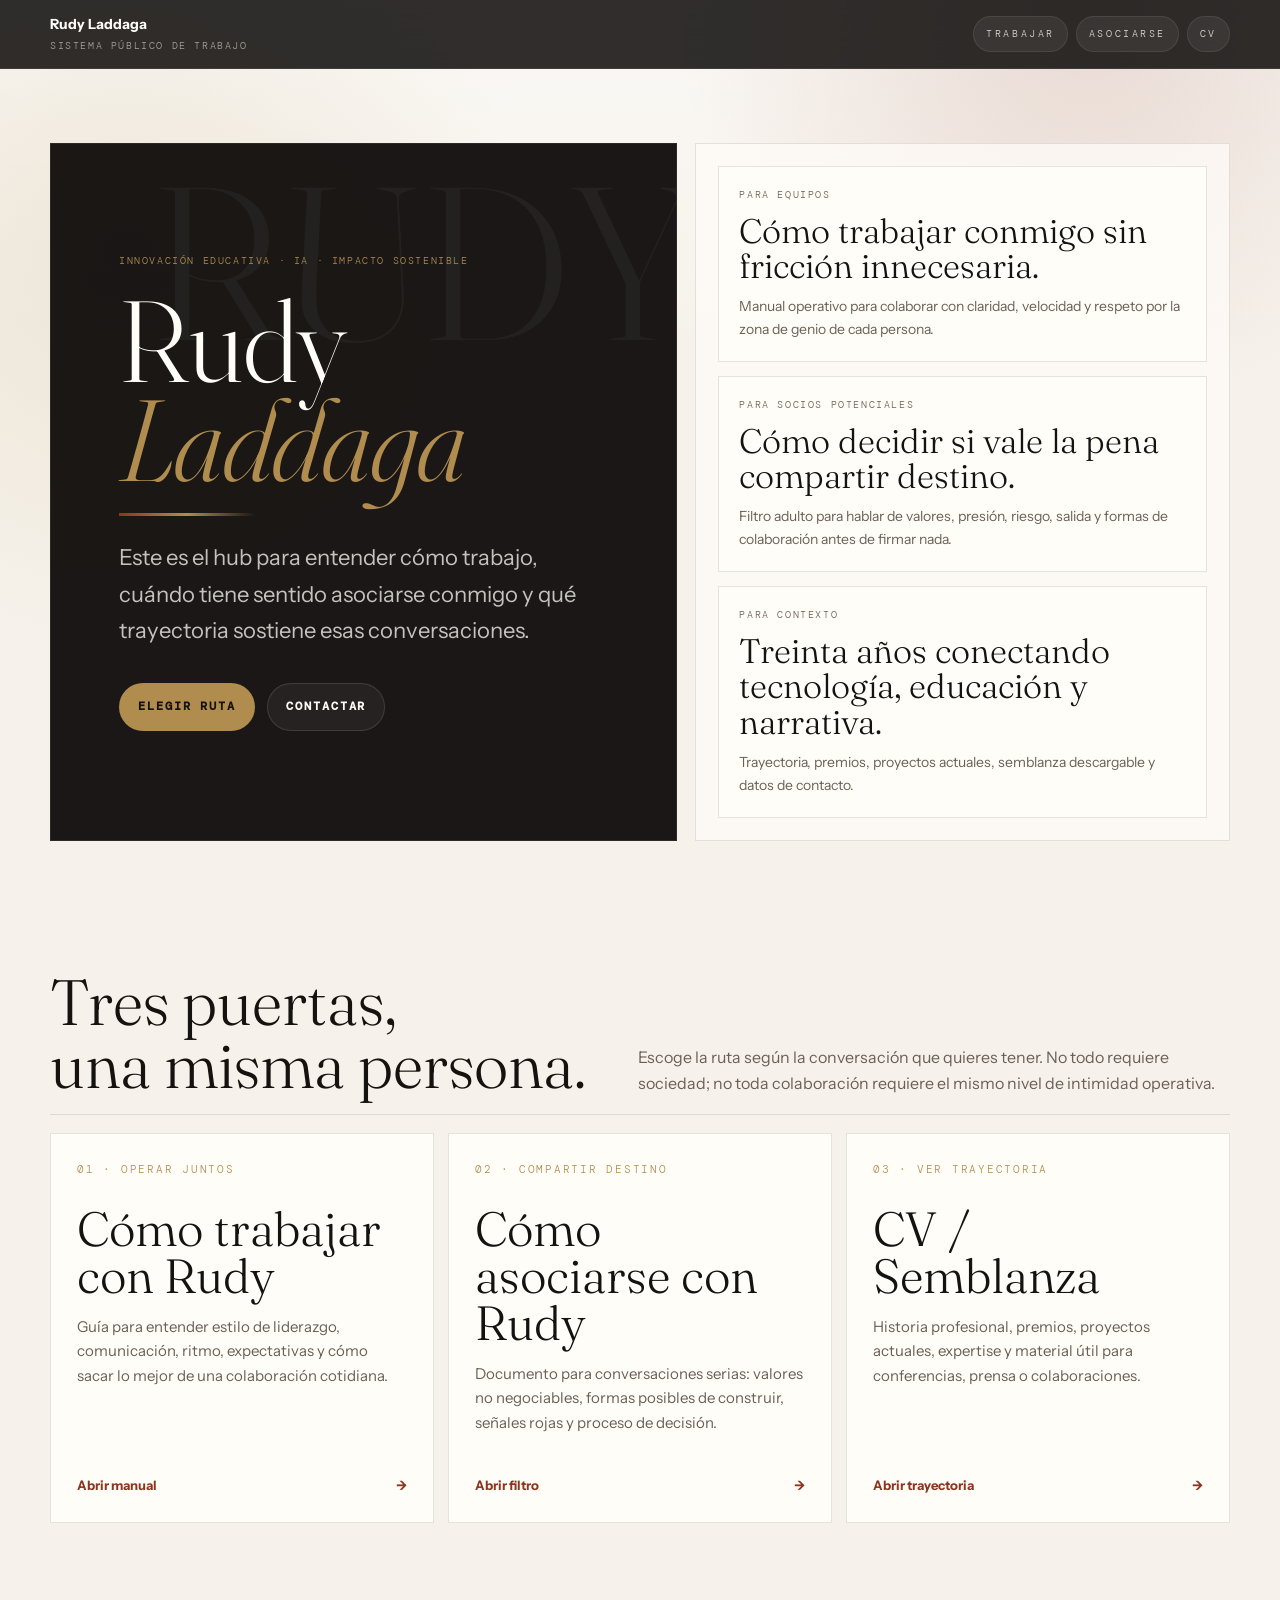
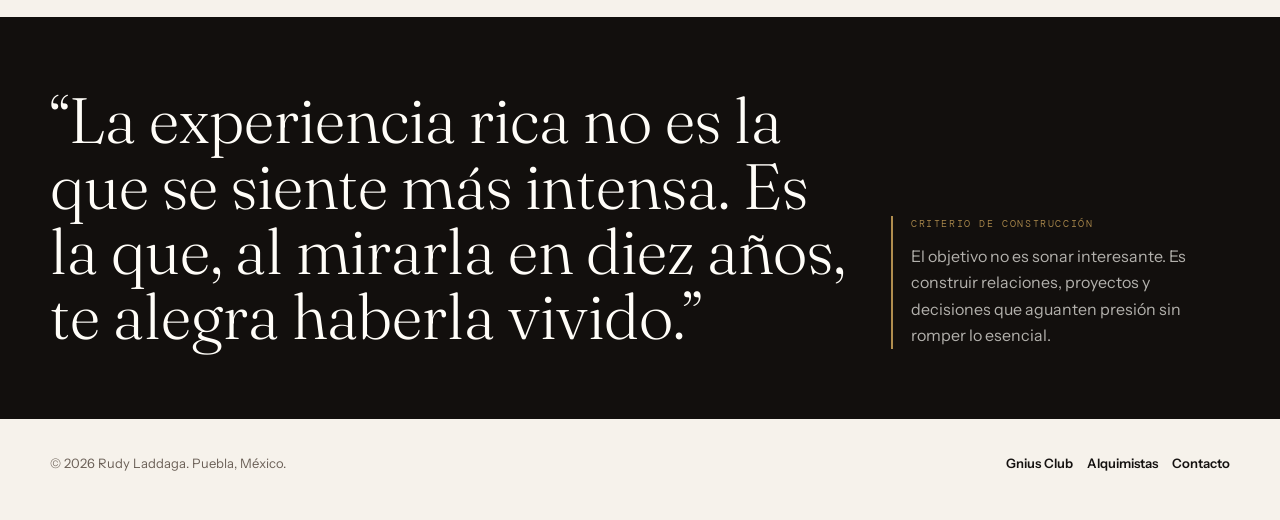
<file: index.html>
<!DOCTYPE html>
<html lang="es">
<head>
<meta charset="UTF-8">
<meta name="viewport" content="width=device-width, initial-scale=1.0">
<title>Rudy Laddaga | Hub</title>
<meta name="description" content="Hub público de Rudy Laddaga: cómo trabajar con él, cómo asociarse con él y su trayectoria profesional.">
<link href="https://fonts.googleapis.com/css2?family=Fraunces:ital,opsz,wght@0,9..144,300;0,9..144,500;1,9..144,300&family=Instrument+Sans:wght@300;400;500;600;700&family=DM+Mono:wght@300;400&display=swap" rel="stylesheet">
<style>
:root {
  --ink: #151210;
  --paper: #f6f2eb;
  --paper-2: #ede4d5;
  --gold: #b08d4e;
  --red: #8c3520;
  --green: #3d6647;
  --muted: #6b6057;
  --line: rgba(21, 18, 16, 0.11);
  --white: #fffdf8;
}

* { box-sizing: border-box; margin: 0; padding: 0; }

html { scroll-behavior: smooth; }

body {
  background:
    radial-gradient(circle at 10% 12%, rgba(176, 141, 78, 0.14), transparent 25rem),
    radial-gradient(circle at 85% 0%, rgba(140, 53, 32, 0.16), transparent 26rem),
    linear-gradient(180deg, rgba(255,255,255,0.52), rgba(255,255,255,0) 22rem),
    var(--paper);
  color: var(--ink);
  font-family: "Instrument Sans", system-ui, -apple-system, BlinkMacSystemFont, "Segoe UI", sans-serif;
  font-weight: 300;
  line-height: 1.65;
}

a { color: inherit; }

.mono {
  font-family: "DM Mono", monospace;
  text-transform: uppercase;
  letter-spacing: 0.16em;
}

.topbar {
  position: sticky;
  top: 0;
  z-index: 20;
  background: rgba(15, 12, 11, 0.86);
  backdrop-filter: blur(18px);
  border-bottom: 1px solid rgba(255,255,255,0.08);
}

.topbar-inner {
  width: min(1180px, calc(100vw - 32px));
  min-height: 68px;
  margin: 0 auto;
  display: flex;
  align-items: center;
  justify-content: space-between;
  gap: 24px;
}

.brand {
  text-decoration: none;
  display: flex;
  flex-direction: column;
  gap: 2px;
}

.brand strong {
  color: var(--white);
  font-size: 14px;
  font-weight: 700;
}

.brand span {
  color: rgba(255,253,248,0.56);
  font-size: 10px;
}

.nav {
  display: flex;
  gap: 8px;
  overflow-x: auto;
  scrollbar-width: none;
}

.nav::-webkit-scrollbar { display: none; }

.nav a {
  text-decoration: none;
  color: rgba(255,253,248,0.82);
  border: 1px solid rgba(255,255,255,0.08);
  border-radius: 999px;
  padding: 9px 12px;
  font-size: 10px;
  white-space: nowrap;
  background: rgba(255,255,255,0.06);
  transition: 0.22s ease;
}

.nav a:hover {
  color: var(--white);
  border-color: rgba(176,141,78,0.42);
  transform: translateY(-1px);
}

.hero {
  min-height: calc(100vh - 68px);
  display: grid;
  place-items: center;
  padding: 48px 16px 34px;
}

.hero-grid {
  width: min(1180px, 100%);
  display: grid;
  grid-template-columns: minmax(0, 1.08fr) minmax(340px, 0.92fr);
  gap: 18px;
  align-items: stretch;
}

.hero-copy {
  position: relative;
  overflow: hidden;
  background: rgba(13, 10, 9, 0.94);
  color: var(--white);
  border: 1px solid rgba(255,255,255,0.08);
  padding: clamp(34px, 6vw, 68px);
  min-height: 620px;
  display: flex;
  flex-direction: column;
  justify-content: center;
}

.hero-copy::before {
  content: "RUDY";
  position: absolute;
  right: -18px;
  top: 28px;
  font-family: "Fraunces", Georgia, serif;
  font-size: clamp(96px, 17vw, 230px);
  line-height: 0.82;
  letter-spacing: 0;
  color: rgba(255,255,255,0.045);
  pointer-events: none;
}

.eyebrow {
  position: relative;
  color: var(--gold);
  font-size: 10px;
  margin-bottom: 22px;
}

h1 {
  position: relative;
  font-family: "Fraunces", Georgia, serif;
  font-weight: 300;
  font-size: clamp(62px, 9vw, 126px);
  line-height: 0.86;
  letter-spacing: 0;
  max-width: 7ch;
  margin-bottom: 24px;
}

h1 em {
  color: var(--gold);
  font-style: italic;
}

.hero-rule {
  width: 136px;
  height: 3px;
  background: linear-gradient(90deg, var(--red), var(--gold), transparent);
  margin-bottom: 24px;
}

.hero-copy p {
  position: relative;
  max-width: 43rem;
  color: rgba(255,253,248,0.74);
  font-size: clamp(18px, 2vw, 22px);
}

.hero-actions {
  position: relative;
  margin-top: 34px;
  display: flex;
  gap: 12px;
  flex-wrap: wrap;
}

.btn {
  min-height: 48px;
  padding: 0 18px;
  display: inline-flex;
  align-items: center;
  justify-content: center;
  border-radius: 999px;
  text-decoration: none;
  border: 1px solid rgba(255,255,255,0.12);
  font-size: 12px;
  font-weight: 700;
  transition: 0.22s ease;
}

.btn.primary {
  background: var(--gold);
  color: #171210;
  border-color: transparent;
}

.btn.secondary {
  color: var(--white);
  background: rgba(255,255,255,0.05);
}

.btn:hover { transform: translateY(-1px); }

.hero-panel {
  border: 1px solid var(--line);
  background: rgba(255,253,248,0.72);
  padding: 22px;
  display: grid;
  gap: 14px;
  align-content: stretch;
}

.signal {
  background: var(--white);
  border: 1px solid var(--line);
  padding: 20px;
  min-height: 130px;
}

.signal .k {
  color: var(--muted);
  font-size: 10px;
  margin-bottom: 10px;
}

.signal strong {
  display: block;
  font-family: "Fraunces", Georgia, serif;
  font-size: clamp(24px, 3vw, 34px);
  font-weight: 300;
  line-height: 1.05;
  letter-spacing: 0;
}

.signal p {
  margin-top: 10px;
  color: var(--muted);
  font-size: 14px;
}

.section {
  width: min(1180px, calc(100vw - 32px));
  margin: 0 auto;
  padding: 70px 0;
}

.section-head {
  display: flex;
  align-items: end;
  justify-content: space-between;
  gap: 28px;
  border-bottom: 1px solid var(--line);
  padding-bottom: 18px;
  margin-bottom: 18px;
}

.section-head h2 {
  font-family: "Fraunces", Georgia, serif;
  font-size: clamp(34px, 5vw, 64px);
  font-weight: 300;
  line-height: 0.98;
  letter-spacing: 0;
}

.section-head p {
  max-width: 37rem;
  color: var(--muted);
}

.cards {
  display: grid;
  grid-template-columns: repeat(3, minmax(0, 1fr));
  gap: 14px;
}

.card {
  min-height: 390px;
  display: flex;
  flex-direction: column;
  justify-content: space-between;
  gap: 26px;
  background: var(--white);
  border: 1px solid var(--line);
  text-decoration: none;
  padding: 26px;
  transition: 0.22s ease;
}

.card:hover {
  transform: translateY(-3px);
  border-color: rgba(176,141,78,0.6);
  box-shadow: 0 24px 70px rgba(21,18,16,0.1);
}

.card-n {
  color: var(--gold);
  font-size: 11px;
}

.card h3 {
  font-family: "Fraunces", Georgia, serif;
  font-size: clamp(32px, 4vw, 48px);
  line-height: 0.98;
  font-weight: 300;
  letter-spacing: 0;
  margin: 26px 0 16px;
}

.card p {
  color: var(--muted);
  font-size: 15px;
}

.card-foot {
  display: flex;
  align-items: center;
  justify-content: space-between;
  gap: 16px;
  color: var(--red);
  font-weight: 700;
  font-size: 13px;
}

.quote-band {
  background: #120f0d;
  color: var(--white);
  margin-top: 24px;
}

.quote-inner {
  width: min(1180px, calc(100vw - 32px));
  margin: 0 auto;
  padding: 70px 0;
  display: grid;
  grid-template-columns: minmax(0, 1fr) minmax(260px, 0.42fr);
  gap: 34px;
  align-items: end;
}

.quote {
  font-family: "Fraunces", Georgia, serif;
  font-size: clamp(30px, 5vw, 72px);
  font-weight: 300;
  line-height: 1.02;
  letter-spacing: 0;
}

.quote-meta {
  color: rgba(255,253,248,0.68);
  border-left: 2px solid var(--gold);
  padding-left: 18px;
}

.foot {
  width: min(1180px, calc(100vw - 32px));
  margin: 0 auto;
  padding: 34px 0 46px;
  display: flex;
  justify-content: space-between;
  gap: 20px;
  color: var(--muted);
  font-size: 13px;
}

.foot-links {
  display: flex;
  gap: 14px;
  flex-wrap: wrap;
}

.foot-links a {
  color: var(--ink);
  text-decoration: none;
  font-weight: 600;
}

@media (max-width: 860px) {
  .topbar-inner {
    align-items: flex-start;
    flex-direction: column;
    padding: 14px 0;
    min-height: 0;
  }

  .hero {
    min-height: 0;
    padding-top: 22px;
  }

  .hero-grid,
  .quote-inner {
    grid-template-columns: 1fr;
  }

  .hero-copy {
    min-height: 0;
    padding: 38px 24px;
  }

  .hero-panel {
    padding: 12px;
  }

  .section {
    padding: 46px 0;
  }

  .section-head {
    display: block;
  }

  .section-head p {
    margin-top: 12px;
  }

  .cards {
    grid-template-columns: 1fr;
  }

  .card {
    min-height: 300px;
  }

  .foot {
    display: block;
  }

  .foot-links {
    margin-top: 12px;
  }
}
</style>
</head>
<body>
<header class="topbar">
  <div class="topbar-inner">
    <a class="brand" href="./" aria-label="Inicio">
      <strong>Rudy Laddaga</strong>
      <span class="mono">Sistema público de trabajo</span>
    </a>
    <nav class="nav mono" aria-label="Navegación principal">
      <a href="trabajar/">Trabajar</a>
      <a href="asociarse/">Asociarse</a>
      <a href="cv/">CV</a>
    </nav>
  </div>
</header>

<main>
  <section class="hero">
    <div class="hero-grid">
      <div class="hero-copy">
        <div class="eyebrow mono">Innovación educativa · IA · impacto sostenible</div>
        <h1>Rudy<br><em>Laddaga</em></h1>
        <div class="hero-rule"></div>
        <p>Este es el hub para entender cómo trabajo, cuándo tiene sentido asociarse conmigo y qué trayectoria sostiene esas conversaciones.</p>
        <div class="hero-actions">
          <a class="btn primary mono" href="#rutas">Elegir ruta</a>
          <a class="btn secondary mono" href="mailto:rudy@gnius.club">Contactar</a>
        </div>
      </div>
      <aside class="hero-panel" aria-label="Resumen">
        <div class="signal">
          <div class="k mono">Para equipos</div>
          <strong>Cómo trabajar conmigo sin fricción innecesaria.</strong>
          <p>Manual operativo para colaborar con claridad, velocidad y respeto por la zona de genio de cada persona.</p>
        </div>
        <div class="signal">
          <div class="k mono">Para socios potenciales</div>
          <strong>Cómo decidir si vale la pena compartir destino.</strong>
          <p>Filtro adulto para hablar de valores, presión, riesgo, salida y formas de colaboración antes de firmar nada.</p>
        </div>
        <div class="signal">
          <div class="k mono">Para contexto</div>
          <strong>Treinta años conectando tecnología, educación y narrativa.</strong>
          <p>Trayectoria, premios, proyectos actuales, semblanza descargable y datos de contacto.</p>
        </div>
      </aside>
    </div>
  </section>

  <section class="section" id="rutas">
    <div class="section-head">
      <h2>Tres puertas,<br>una misma persona.</h2>
      <p>Escoge la ruta según la conversación que quieres tener. No todo requiere sociedad; no toda colaboración requiere el mismo nivel de intimidad operativa.</p>
    </div>
    <div class="cards">
      <a class="card" href="trabajar/">
        <div>
          <div class="card-n mono">01 · Operar juntos</div>
          <h3>Cómo trabajar con Rudy</h3>
          <p>Guía para entender estilo de liderazgo, comunicación, ritmo, expectativas y cómo sacar lo mejor de una colaboración cotidiana.</p>
        </div>
        <div class="card-foot"><span>Abrir manual</span><span>→</span></div>
      </a>
      <a class="card" href="asociarse/">
        <div>
          <div class="card-n mono">02 · Compartir destino</div>
          <h3>Cómo asociarse con Rudy</h3>
          <p>Documento para conversaciones serias: valores no negociables, formas posibles de construir, señales rojas y proceso de decisión.</p>
        </div>
        <div class="card-foot"><span>Abrir filtro</span><span>→</span></div>
      </a>
      <a class="card" href="cv/">
        <div>
          <div class="card-n mono">03 · Ver trayectoria</div>
          <h3>CV / Semblanza</h3>
          <p>Historia profesional, premios, proyectos actuales, expertise y material útil para conferencias, prensa o colaboraciones.</p>
        </div>
        <div class="card-foot"><span>Abrir trayectoria</span><span>→</span></div>
      </a>
    </div>
  </section>

  <section class="quote-band">
    <div class="quote-inner">
      <div class="quote">“La experiencia rica no es la que se siente más intensa. Es la que, al mirarla en diez años, te alegra haberla vivido.”</div>
      <div class="quote-meta">
        <div class="mono" style="color:var(--gold);font-size:10px;margin-bottom:10px;">Criterio de construcción</div>
        <p>El objetivo no es sonar interesante. Es construir relaciones, proyectos y decisiones que aguanten presión sin romper lo esencial.</p>
      </div>
    </div>
  </section>
</main>

<footer class="foot">
  <div>© 2026 Rudy Laddaga. Puebla, México.</div>
  <div class="foot-links">
    <a href="https://gnius.club" target="_blank" rel="noreferrer">Gnius Club</a>
    <a href="https://alquimistas.gnius.club" target="_blank" rel="noreferrer">Alquimistas</a>
    <a href="mailto:rudy@gnius.club">Contacto</a>
  </div>
</footer>
</body>
</html>
</file>
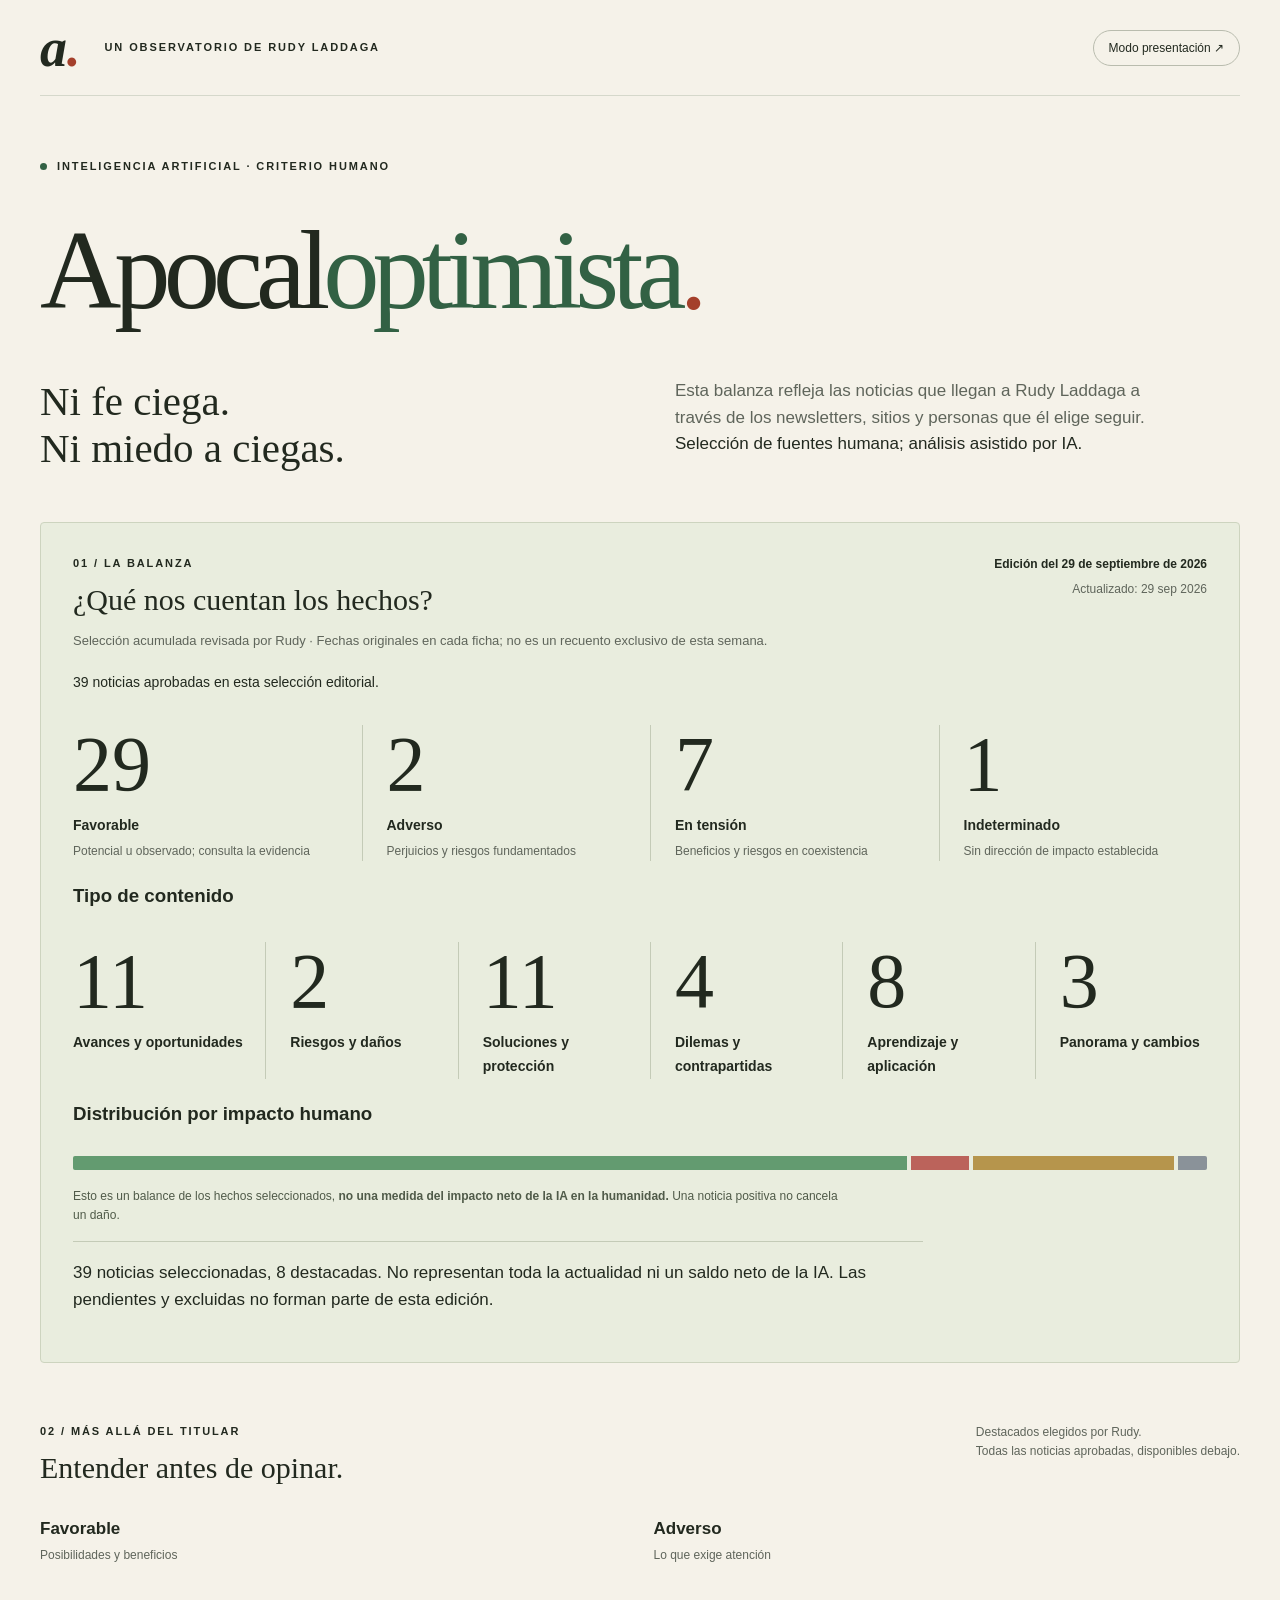
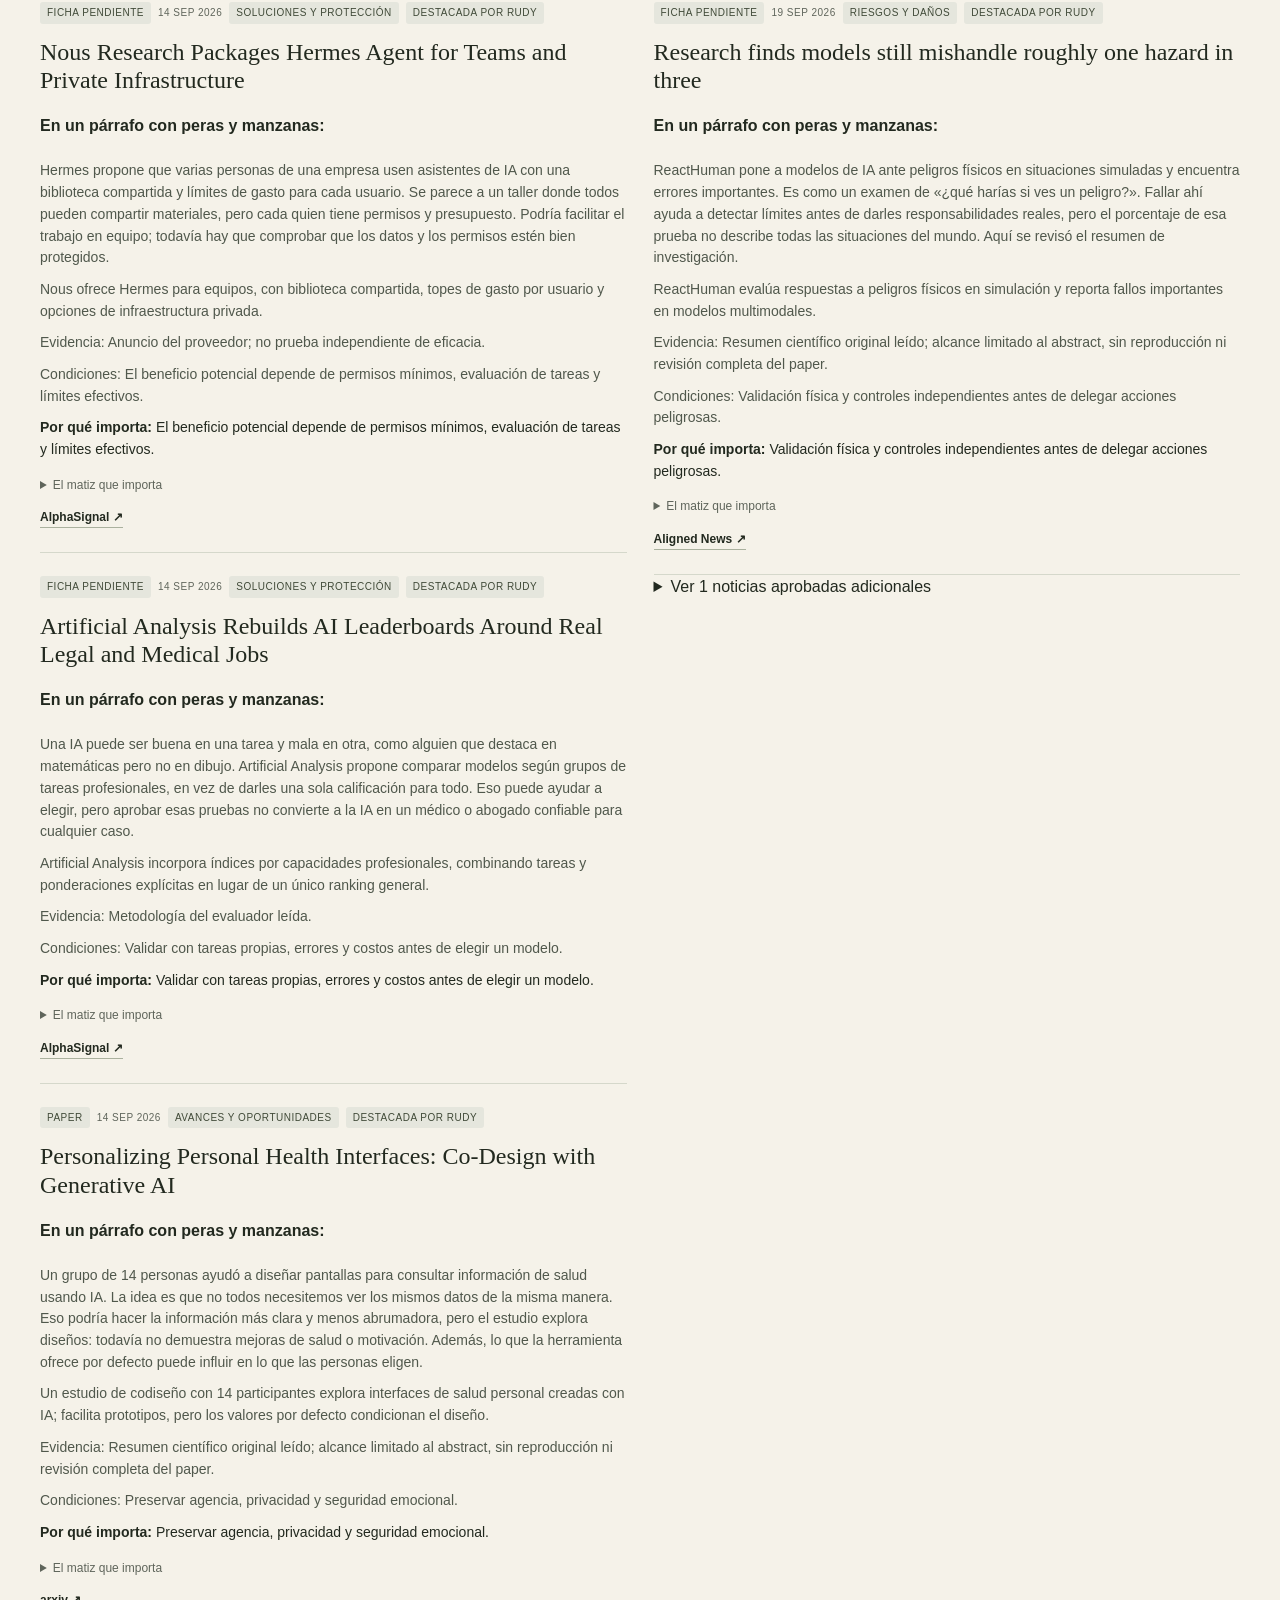
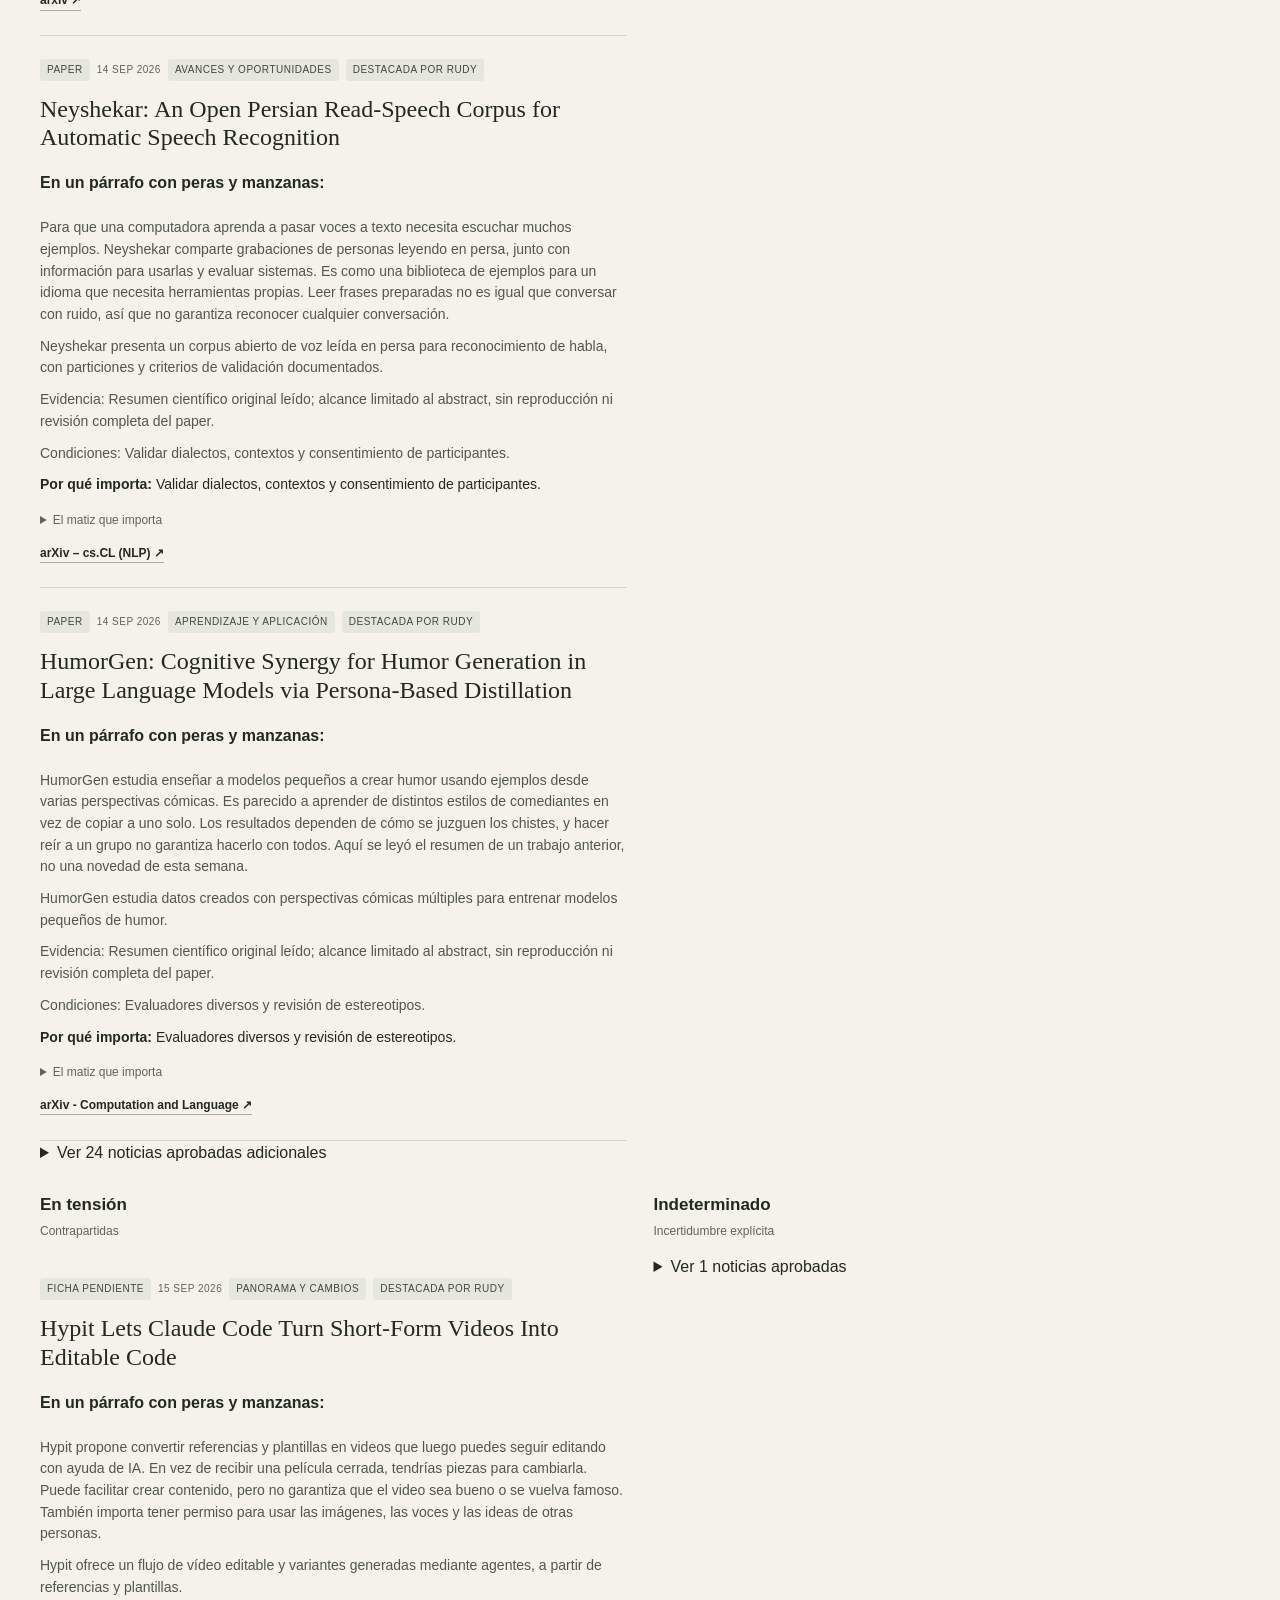
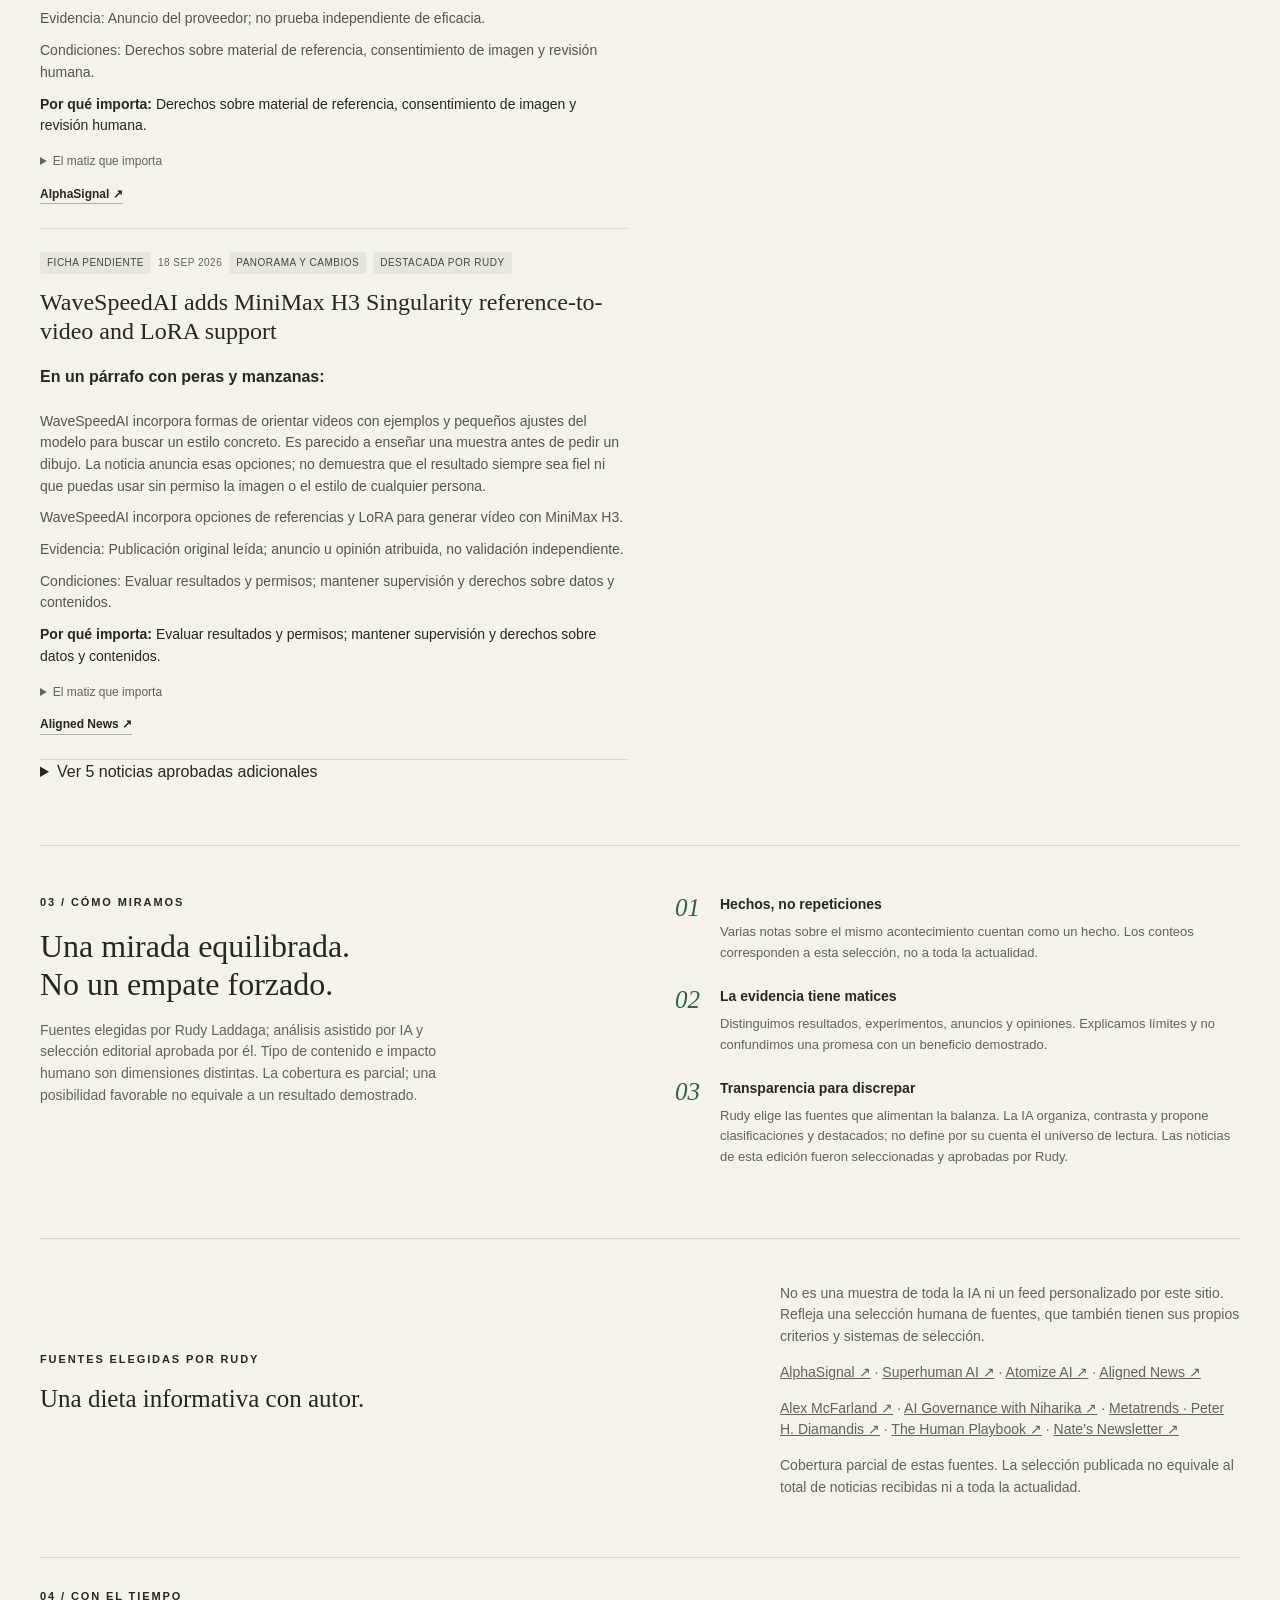
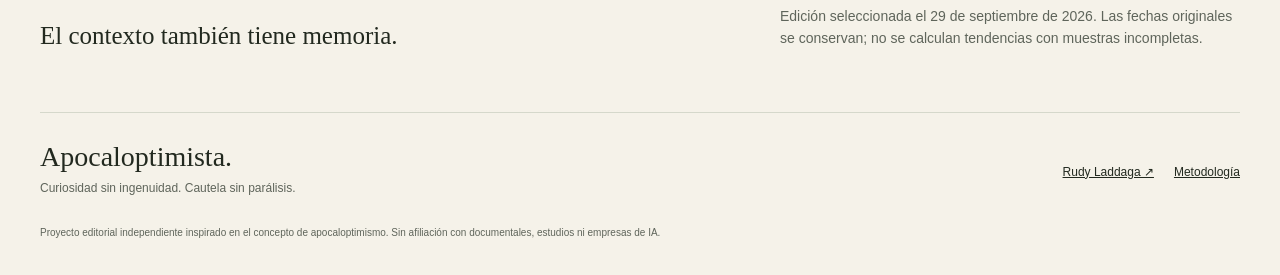
<file: apocaloptimista/index.html>
<!doctype html>
<html lang="es">
<head>
<meta charset="utf-8"><meta name="viewport" content="width=device-width,initial-scale=1">
<title>Apocaloptimista — La IA, en perspectiva</title>
<meta name="description" content="Avances, riesgos y contexto de la inteligencia artificial. Una selección con fuentes para formar tu propio criterio, sin alarmismo ni promesas vacías.">
<meta name="theme-color" content="#f5f2e9"><meta property="og:title" content="Apocaloptimista — La IA, en perspectiva"><meta property="og:description" content="Ni fe ciega. Ni miedo a ciegas. Avances, riesgos y contexto para formar tu propio criterio."><meta property="og:type" content="website"><meta property="og:url" content="https://www.laddaga.net/apocaloptimista/">
<link rel="canonical" href="https://www.laddaga.net/apocaloptimista/"><link rel="stylesheet" href="styles.css?v=20260929"><script src="app.js?v=20260929" defer></script>
</head>
<body>
<a class="skip" href="#balance">Saltar al balance</a>
<header class="masthead"><a class="brand" href="./">a<span class="brand-dot">.</span></a><span class="mast-label">UN OBSERVATORIO DE RUDY LADDAGA</span><button id="presentation" type="button" aria-pressed="false">Modo presentación <span aria-hidden="true">↗</span></button></header>
<main>
<section class="hero"><div class="eyebrow"><span class="live-dot"></span> INTELIGENCIA ARTIFICIAL · CRITERIO HUMANO</div><h1>Apocal<span>optimista</span><i>.</i></h1><div class="hero-bottom"><h2>Ni fe ciega.<br>Ni miedo a ciegas.</h2><p>Esta balanza refleja las noticias que llegan a Rudy Laddaga a través de los newsletters, sitios y personas que él elige seguir. <strong>Selección de fuentes humana; análisis asistido por IA.</strong></p></div></section>
<section id="balance" class="balance" aria-labelledby="balance-title"><div class="section-heading"><div><div class="eyebrow">01 / LA BALANZA</div><h2 id="balance-title">¿Qué nos cuentan los hechos?</h2></div><div class="edition"><span id="edition-label">Cargando edición…</span><time id="updated"></time></div></div><p id="period" class="period"></p><div id="status" role="status">Estamos preparando los datos de esta edición.</div><div class="counts" id="counts"></div><h3>Tipo de contenido</h3><div id="category-counts" class="counts"></div><h3>Distribución por impacto humano</h3><div class="distribution" id="distribution" role="img" aria-label="Distribución de noticias"></div><p class="balance-note">Esto es un balance de los hechos seleccionados, <strong>no una medida del impacto neto de la IA en la humanidad.</strong> Una noticia positiva no cancela un daño.</p><p id="editorial" class="editorial" hidden></p></section>
<section class="stories" aria-labelledby="stories-title"><div class="section-heading"><div><div class="eyebrow">02 / MÁS ALLÁ DEL TITULAR</div><h2 id="stories-title">Entender antes de opinar.</h2></div><p>Destacados elegidos por Rudy.<br>Todas las noticias aprobadas, disponibles debajo.</p></div><div class="story-columns" id="stories"></div></section>
<section class="methodology" id="metodo"><div><div class="eyebrow">03 / CÓMO MIRAMOS</div><h2>Una mirada equilibrada.<br>No un empate forzado.</h2><p id="methodology-intro">Seleccionamos hechos, contrastamos las fuentes y explicamos por qué importa cada uno. La incertidumbre no se esconde.</p></div><div class="principles"><article><span>01</span><div><h3>Hechos, no repeticiones</h3><p>Varias notas sobre el mismo acontecimiento cuentan como un hecho. Los conteos corresponden a esta selección, no a toda la actualidad.</p></div></article><article><span>02</span><div><h3>La evidencia tiene matices</h3><p>Distinguimos resultados, experimentos, anuncios y opiniones. Explicamos límites y no confundimos una promesa con un beneficio demostrado.</p></div></article><article><span>03</span><div><h3>Transparencia para discrepar</h3><p>Rudy elige las fuentes que alimentan la balanza. La IA organiza, contrasta y propone clasificaciones y destacados; no define por su cuenta el universo de lectura. Las noticias de esta edición fueron seleccionadas y aprobadas por Rudy.</p></div></article></div></section>
<section class="archive" id="fuentes"><div><div class="eyebrow">FUENTES ELEGIDAS POR RUDY</div><h2>Una dieta informativa con autor.</h2></div><div><p>No es una muestra de toda la IA ni un feed personalizado por este sitio. Refleja una selección humana de fuentes, que también tienen sus propios criterios y sistemas de selección.</p><p><a href="https://alphasignal.ai/" target="_blank" rel="noopener noreferrer">AlphaSignal ↗</a> · <a href="https://www.superhuman.ai/" target="_blank" rel="noopener noreferrer">Superhuman AI ↗</a> · <a href="https://atomize-ai.vercel.app/" target="_blank" rel="noopener noreferrer">Atomize AI ↗</a> · <a href="https://alignednews.com/ai" target="_blank" rel="noopener noreferrer">Aligned News ↗</a></p><p><a href="https://alexmcfarland.substack.com/" target="_blank" rel="noopener noreferrer">Alex McFarland ↗</a> · <a href="https://aigovnow.substack.com/" target="_blank" rel="noopener noreferrer">AI Governance with Niharika ↗</a> · <a href="https://metatrends.substack.com/" target="_blank" rel="noopener noreferrer">Metatrends · Peter H. Diamandis ↗</a> · <a href="https://thehumanplaybook.substack.com/" target="_blank" rel="noopener noreferrer">The Human Playbook ↗</a> · <a href="https://natesnewsletter.substack.com/" target="_blank" rel="noopener noreferrer">Nate’s Newsletter ↗</a></p><p>Cobertura parcial de estas fuentes. La selección publicada no equivale al total de noticias recibidas ni a toda la actualidad.</p></div></section><section class="archive"><div><div class="eyebrow">04 / CON EL TIEMPO</div><h2>El contexto también tiene memoria.</h2></div><p id="archive-note">Edición seleccionada el 29 de septiembre de 2026. Las fechas originales se conservan; no se calculan tendencias con muestras incompletas.</p></section>
</main><footer><div><strong>Apocaloptimista.</strong><p>Curiosidad sin ingenuidad. Cautela sin parálisis.</p></div><div class="footer-links"><a href="/">Rudy Laddaga ↗</a><a href="#metodo">Metodología</a></div><small>Proyecto editorial independiente inspirado en el concepto de apocaloptimismo. Sin afiliación con documentales, estudios ni empresas de IA.</small><span class="tv-url">laddaga.net/apocaloptimista</span></footer>
<noscript><p class="noscript">Activa JavaScript para consultar los conteos y noticias de esta edición. También puedes <a href="data.json">leer los datos publicados</a>.</p></noscript>
</body></html>
</file>
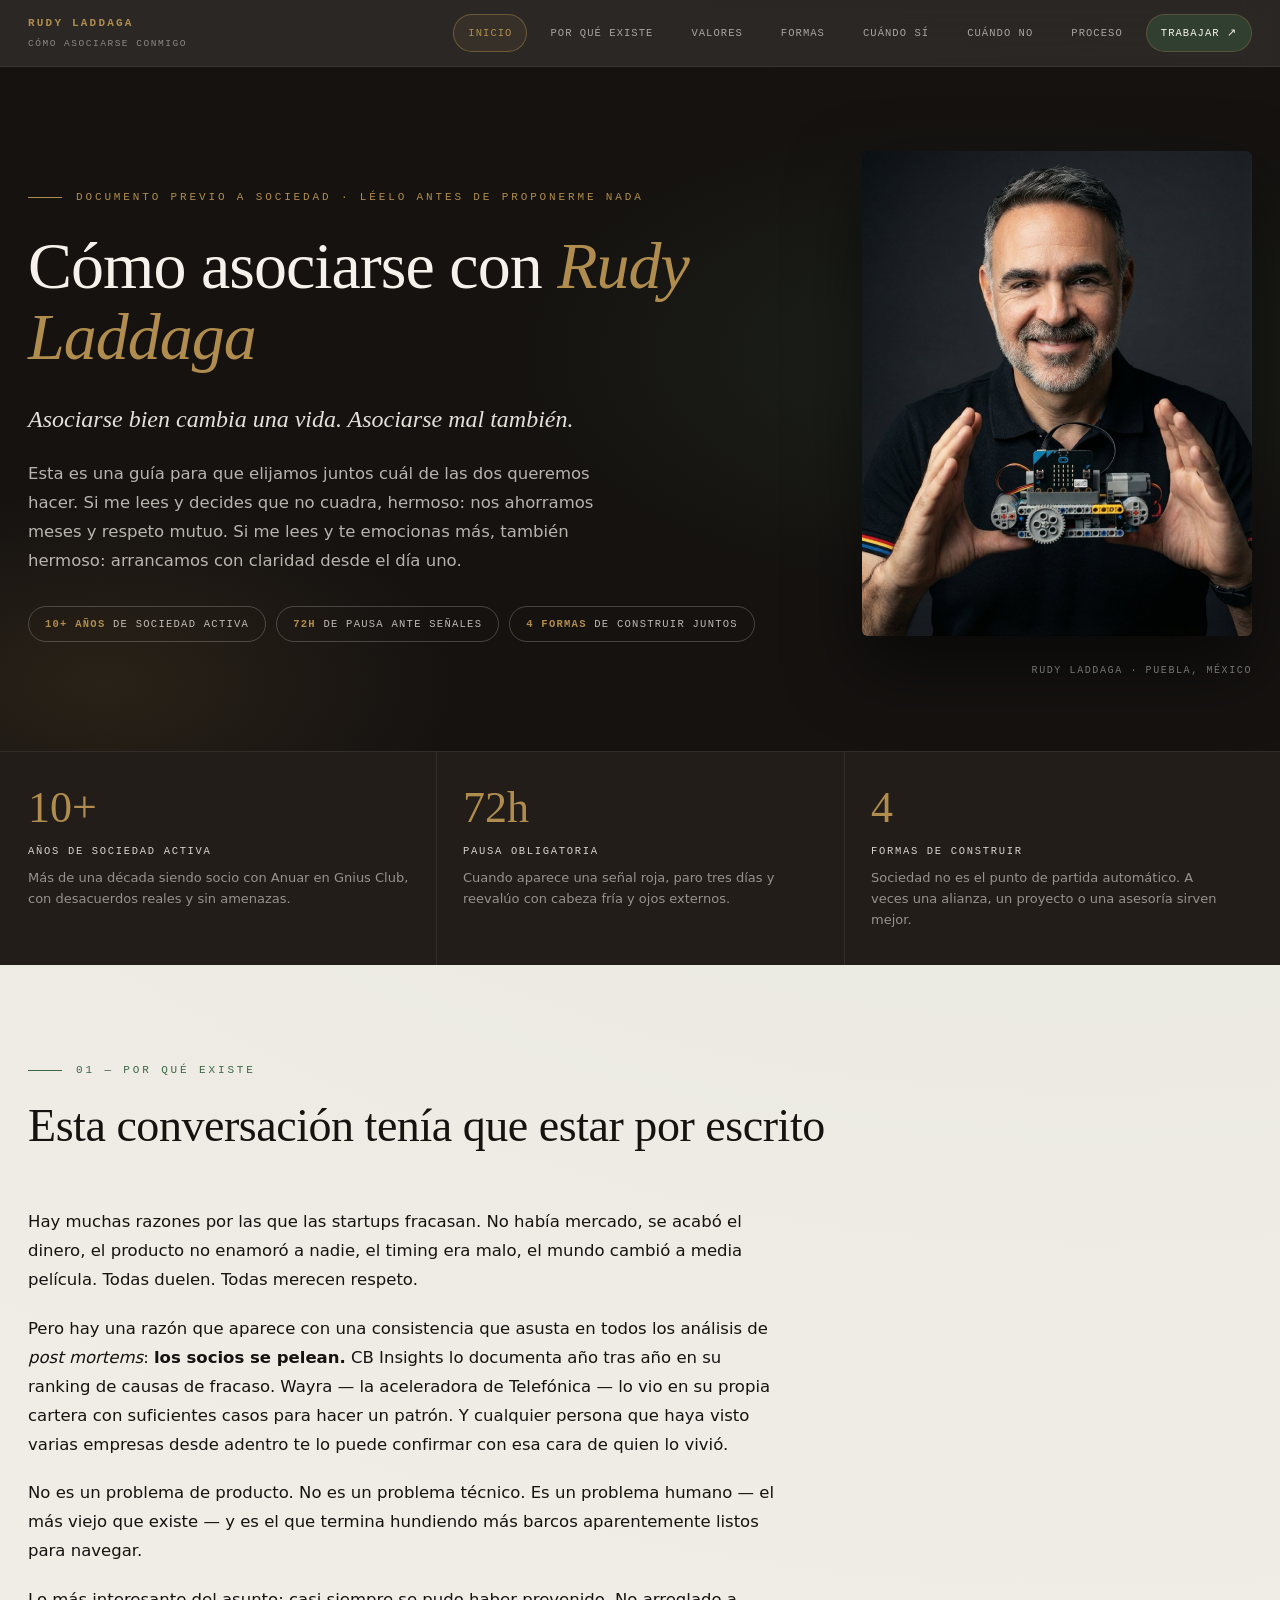
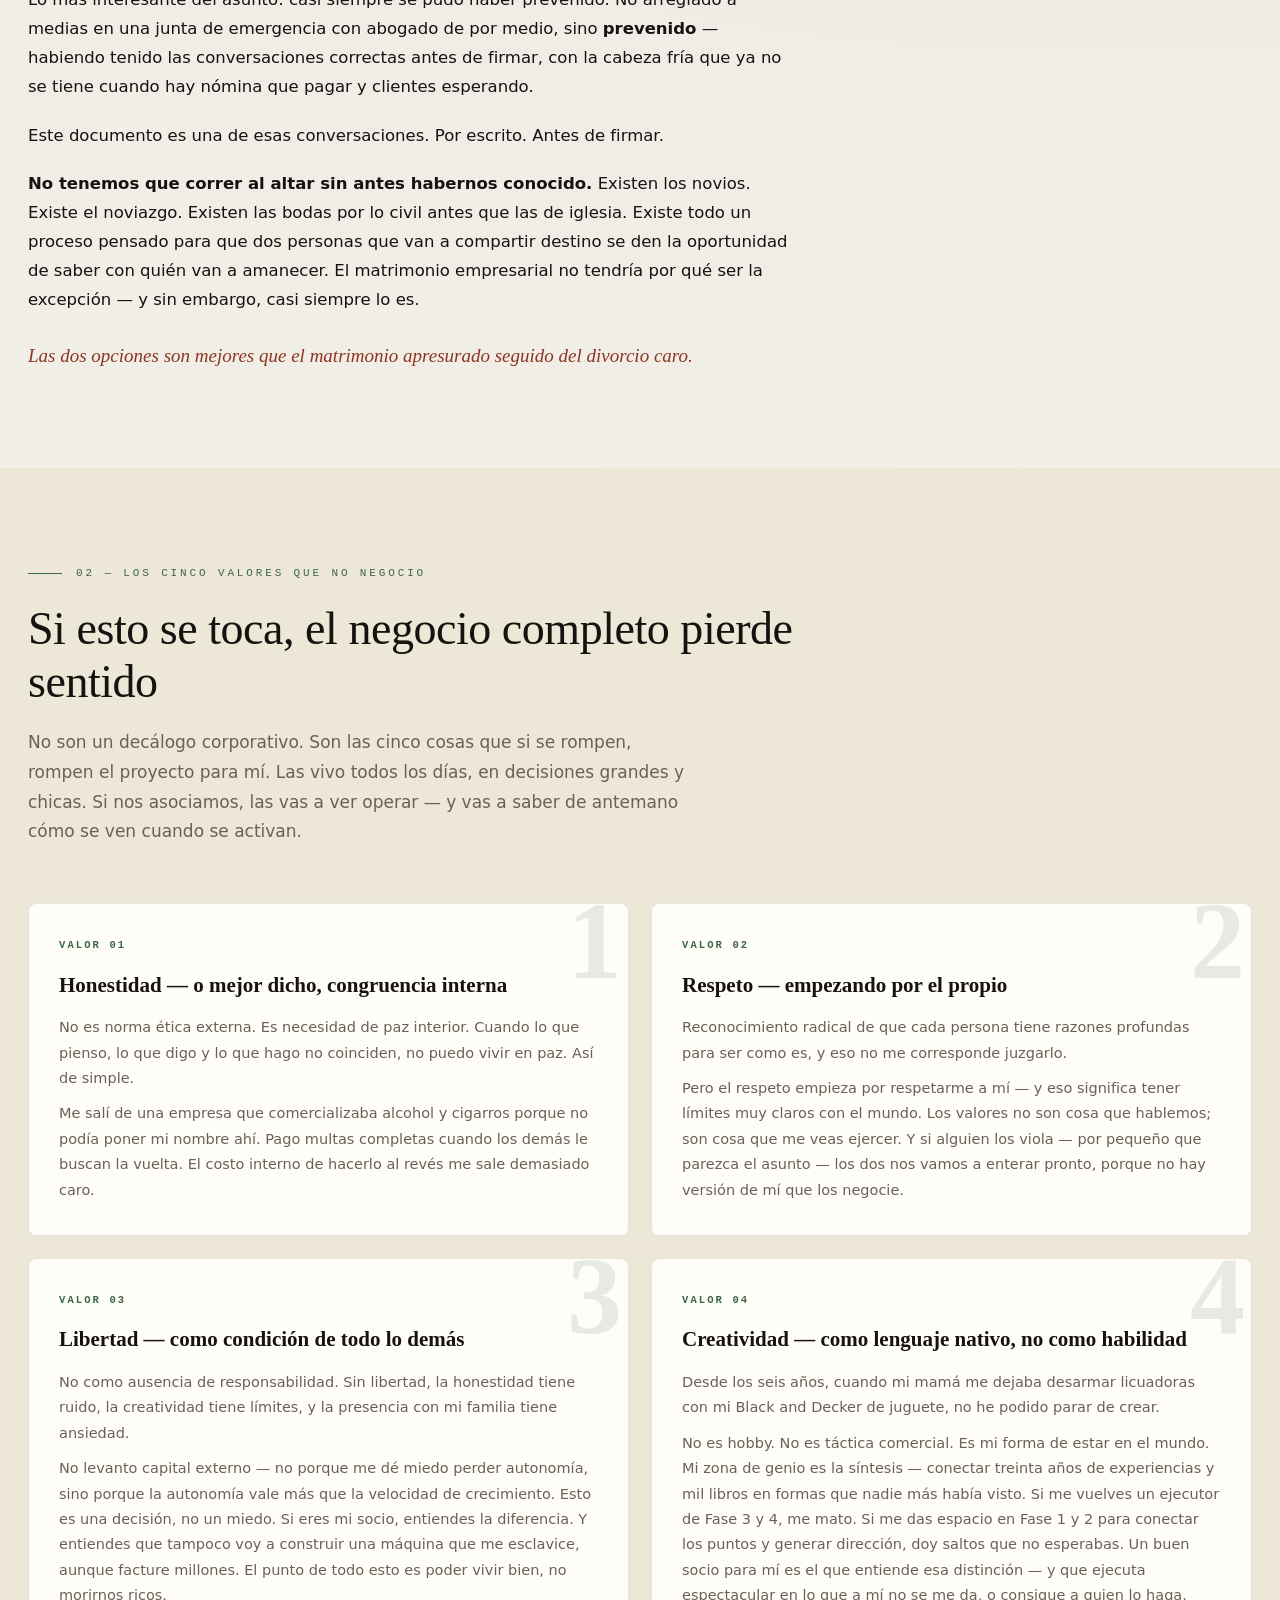
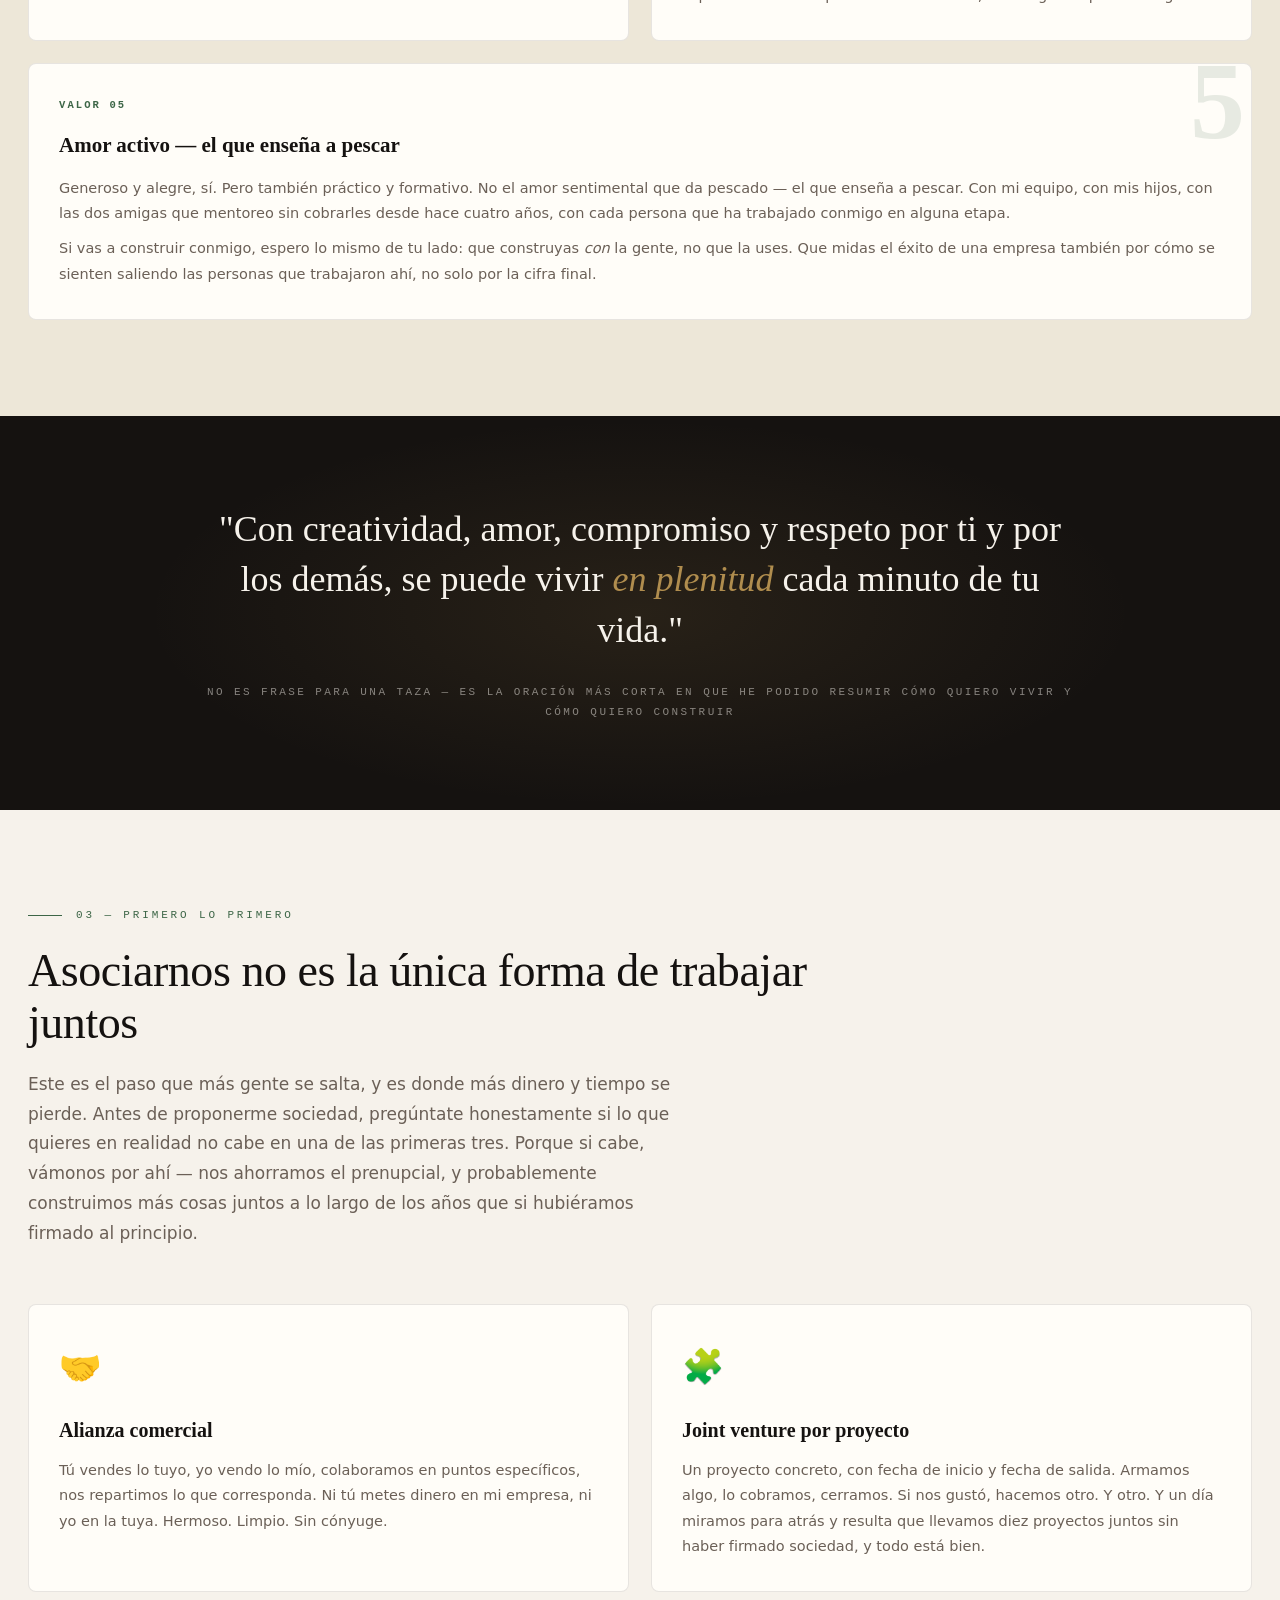
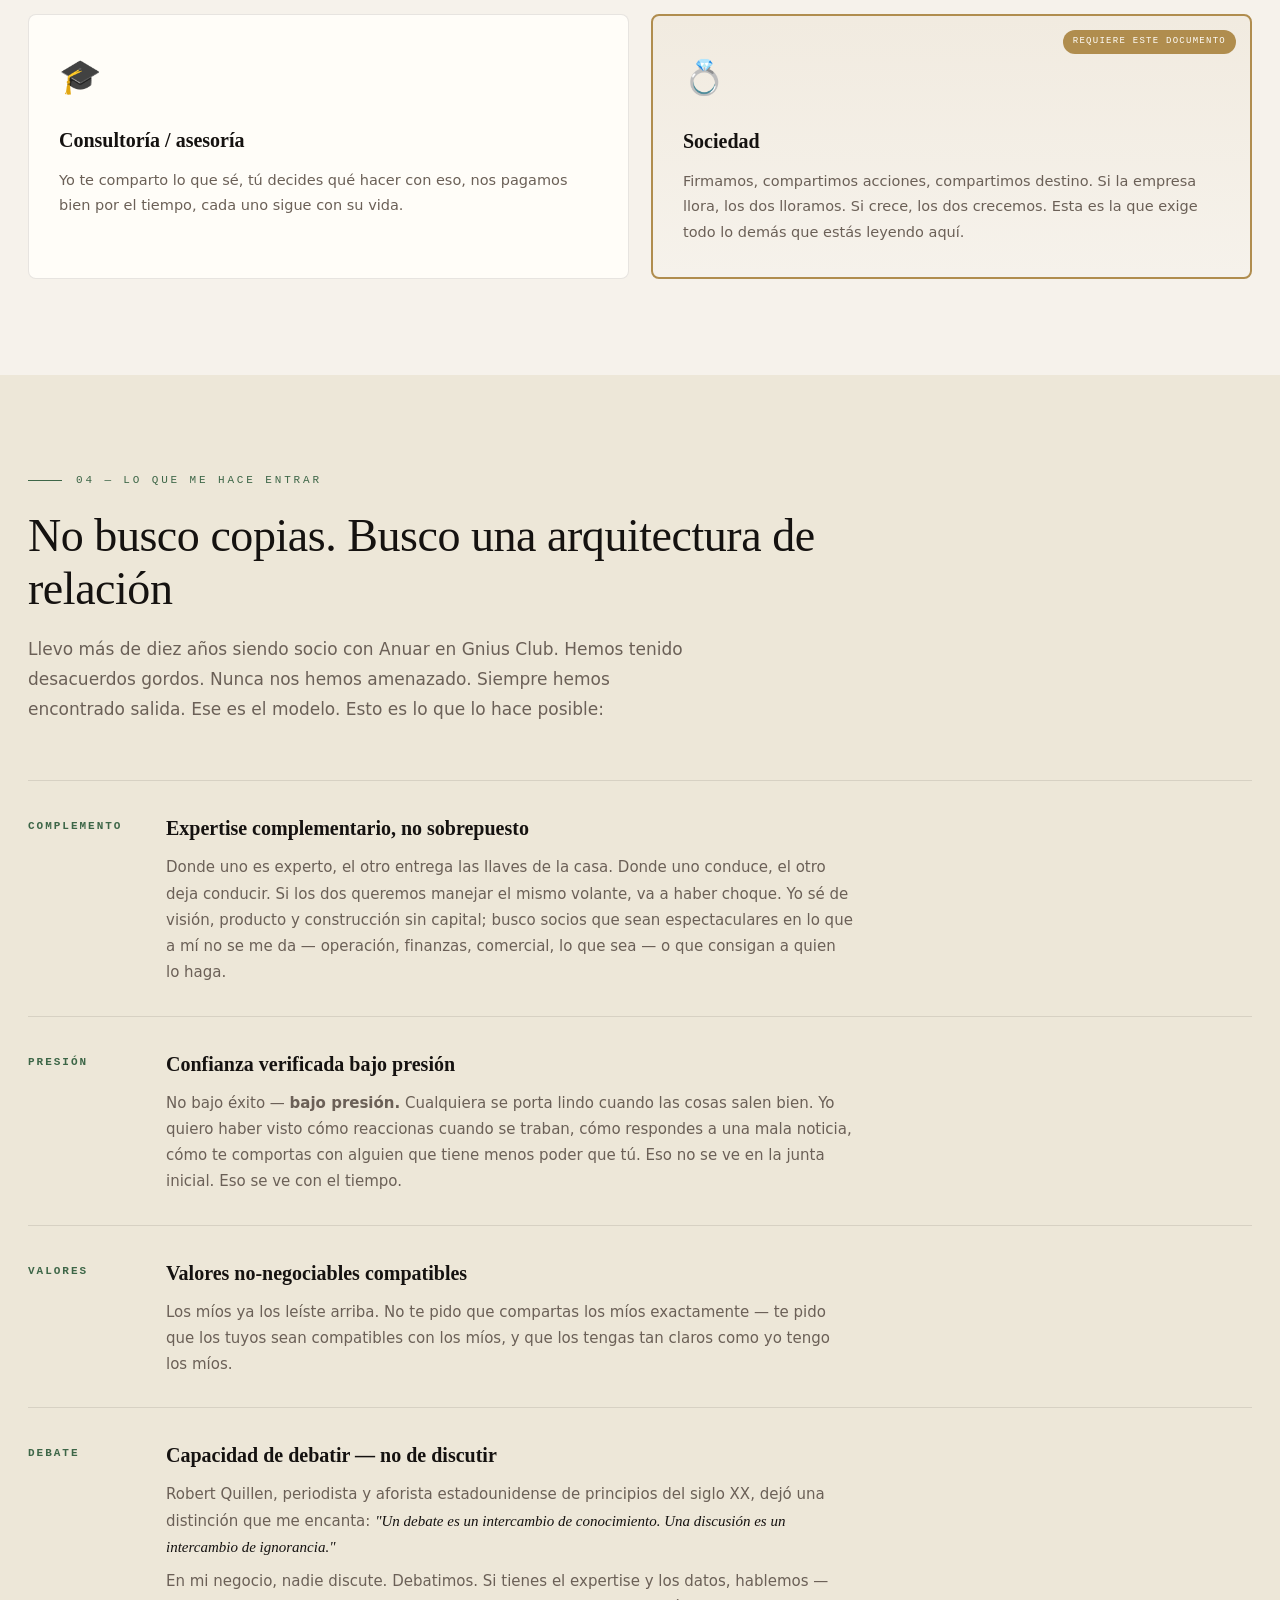
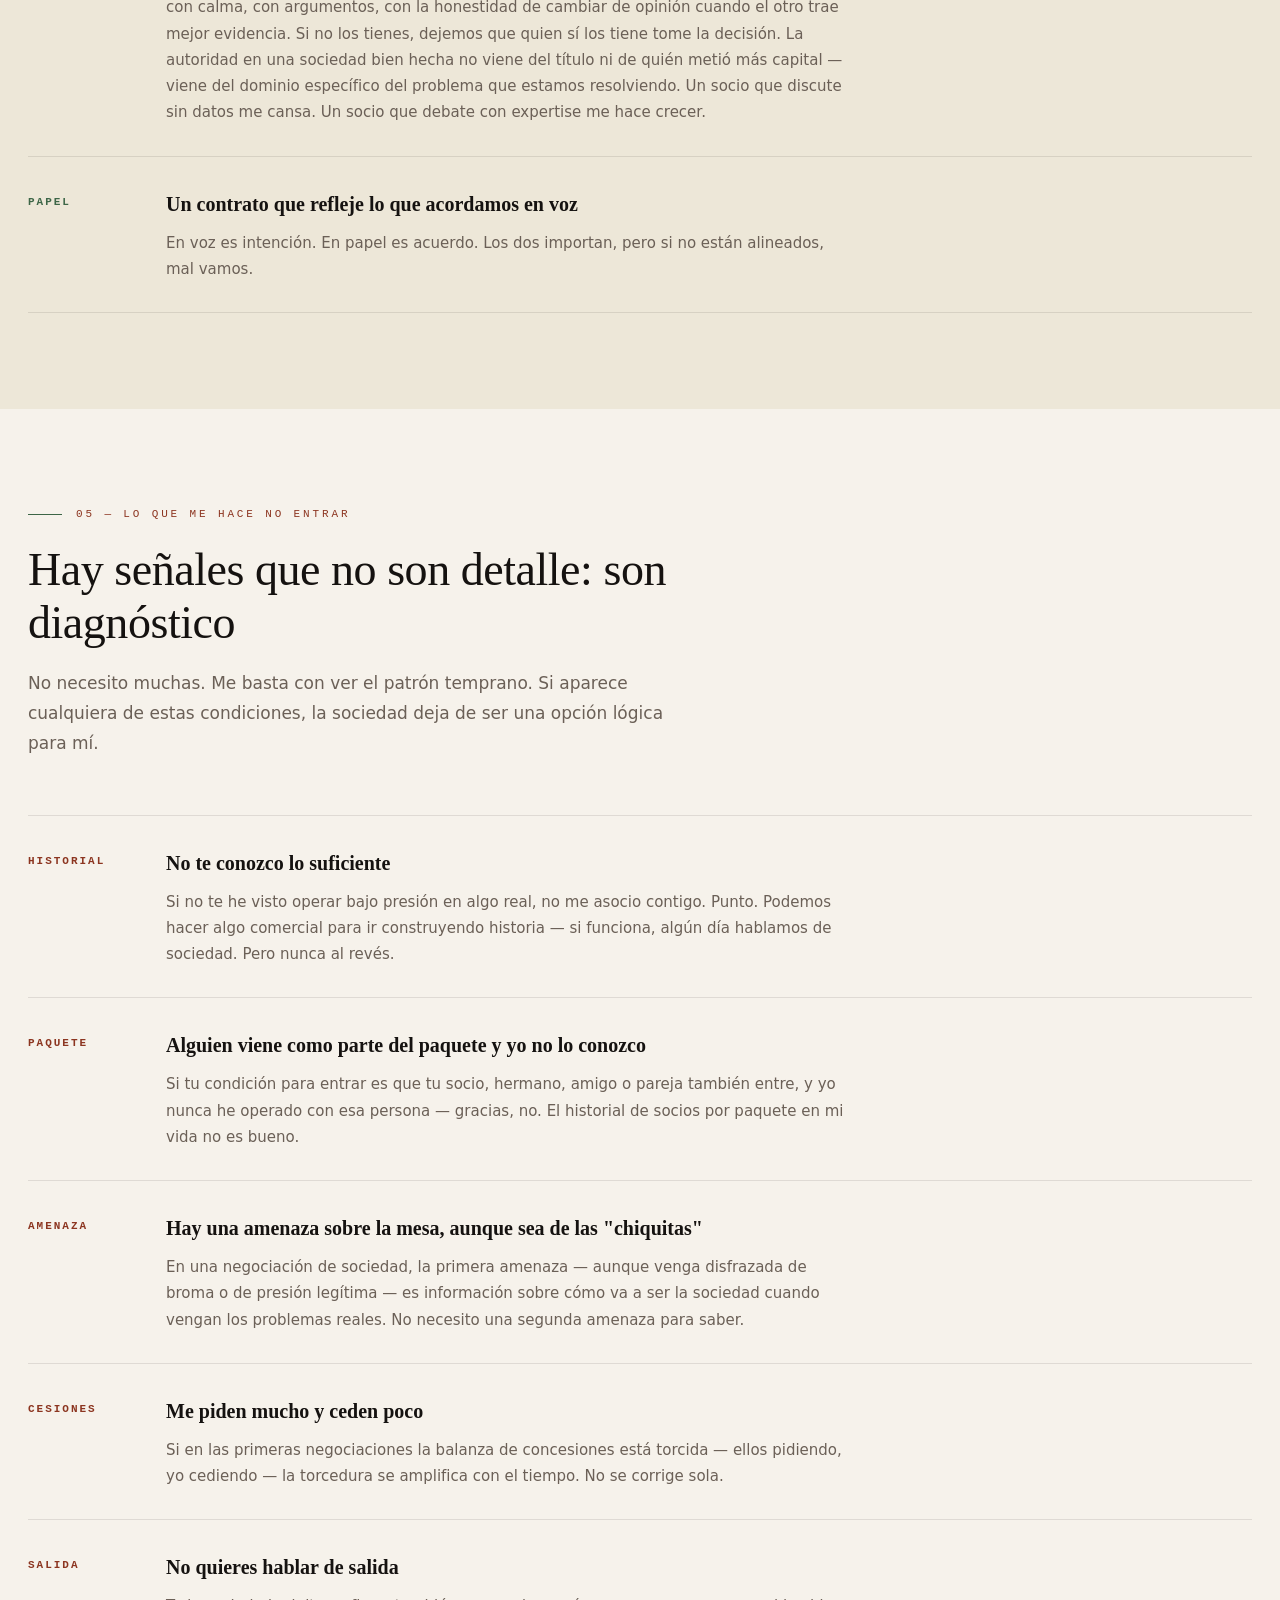
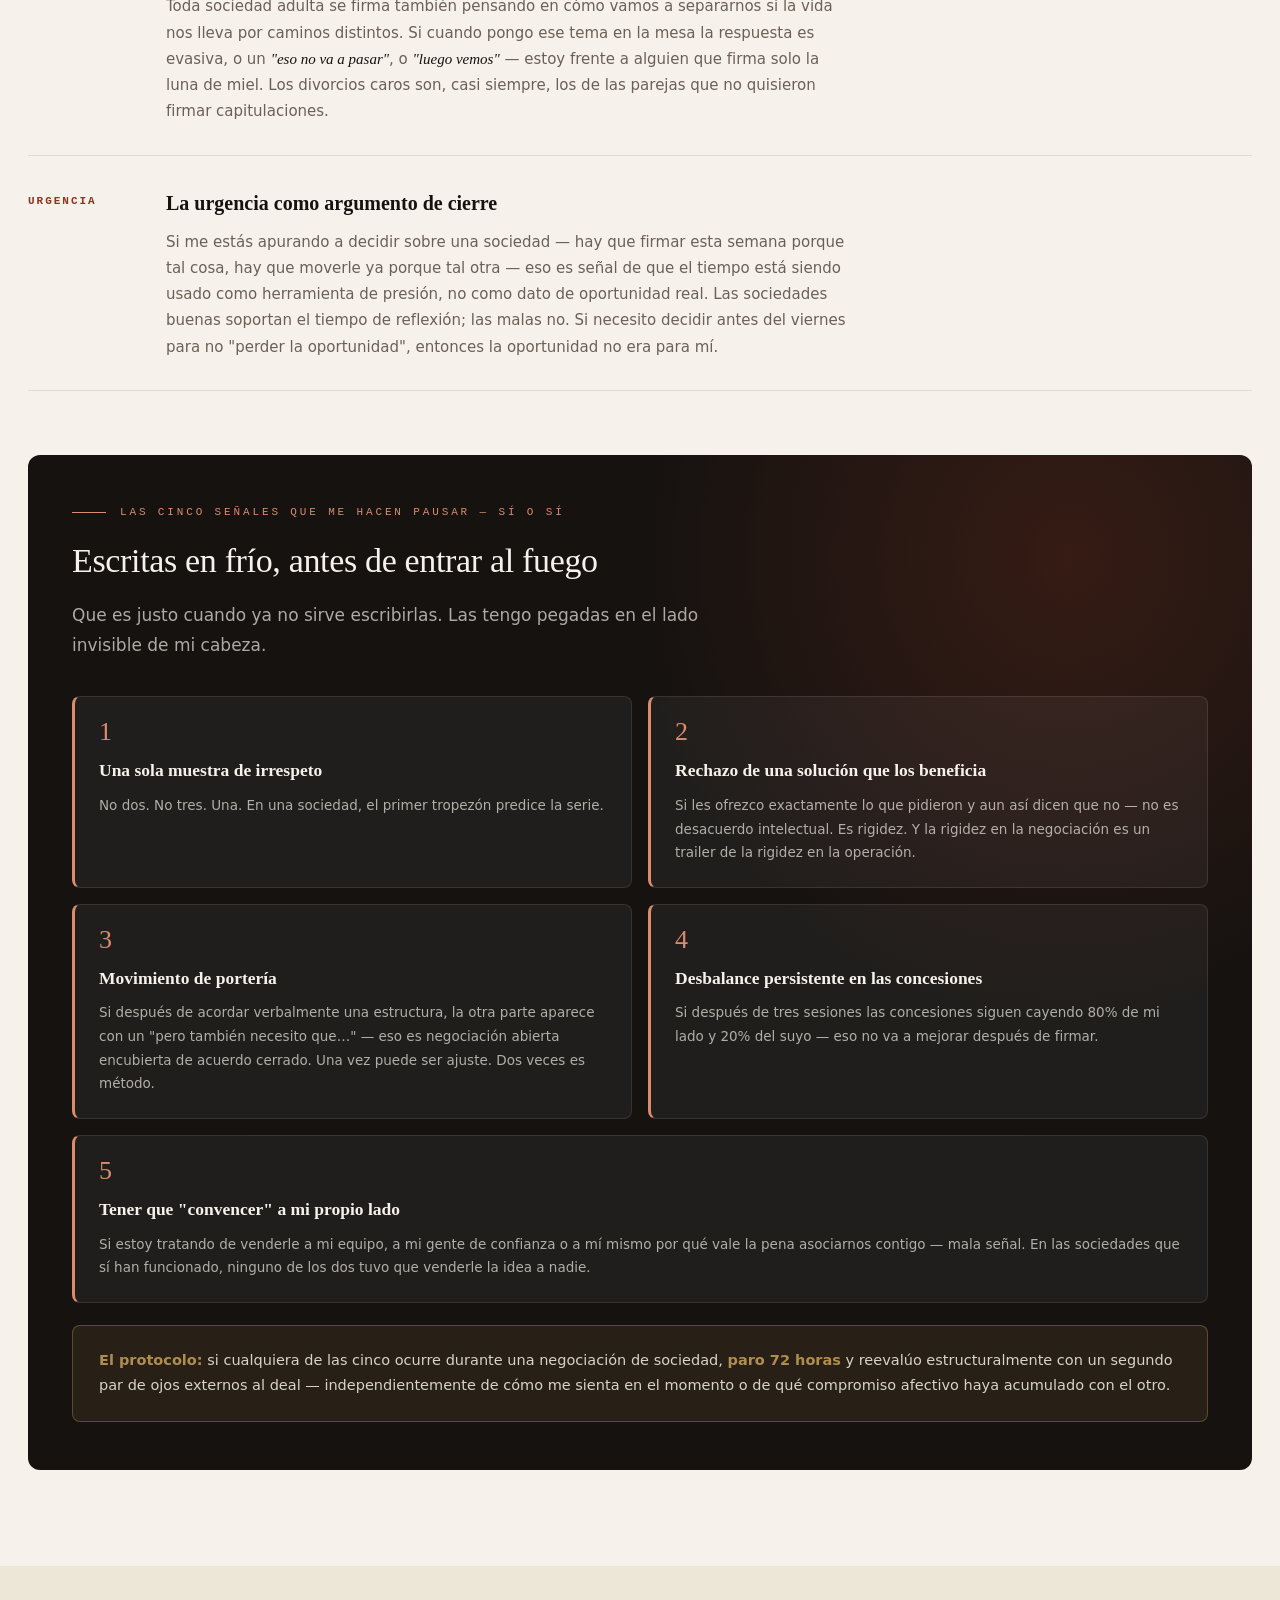
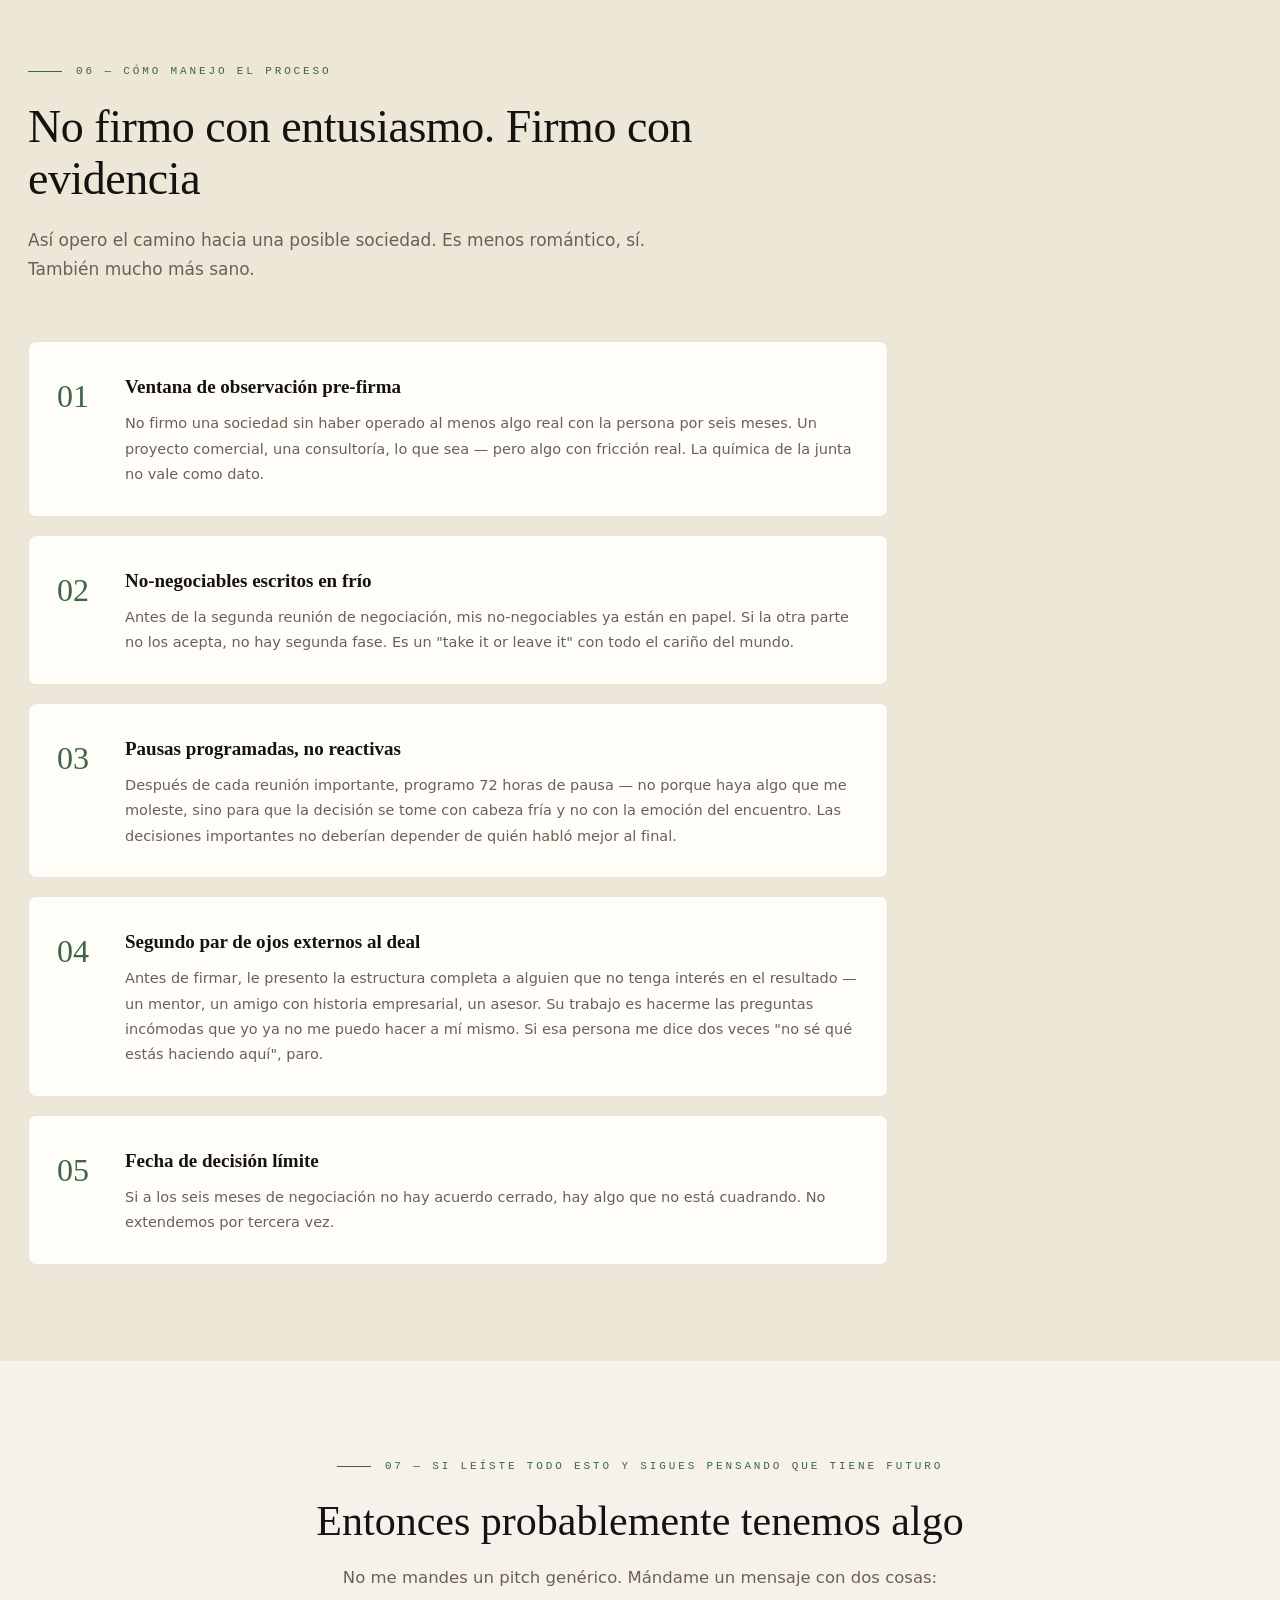
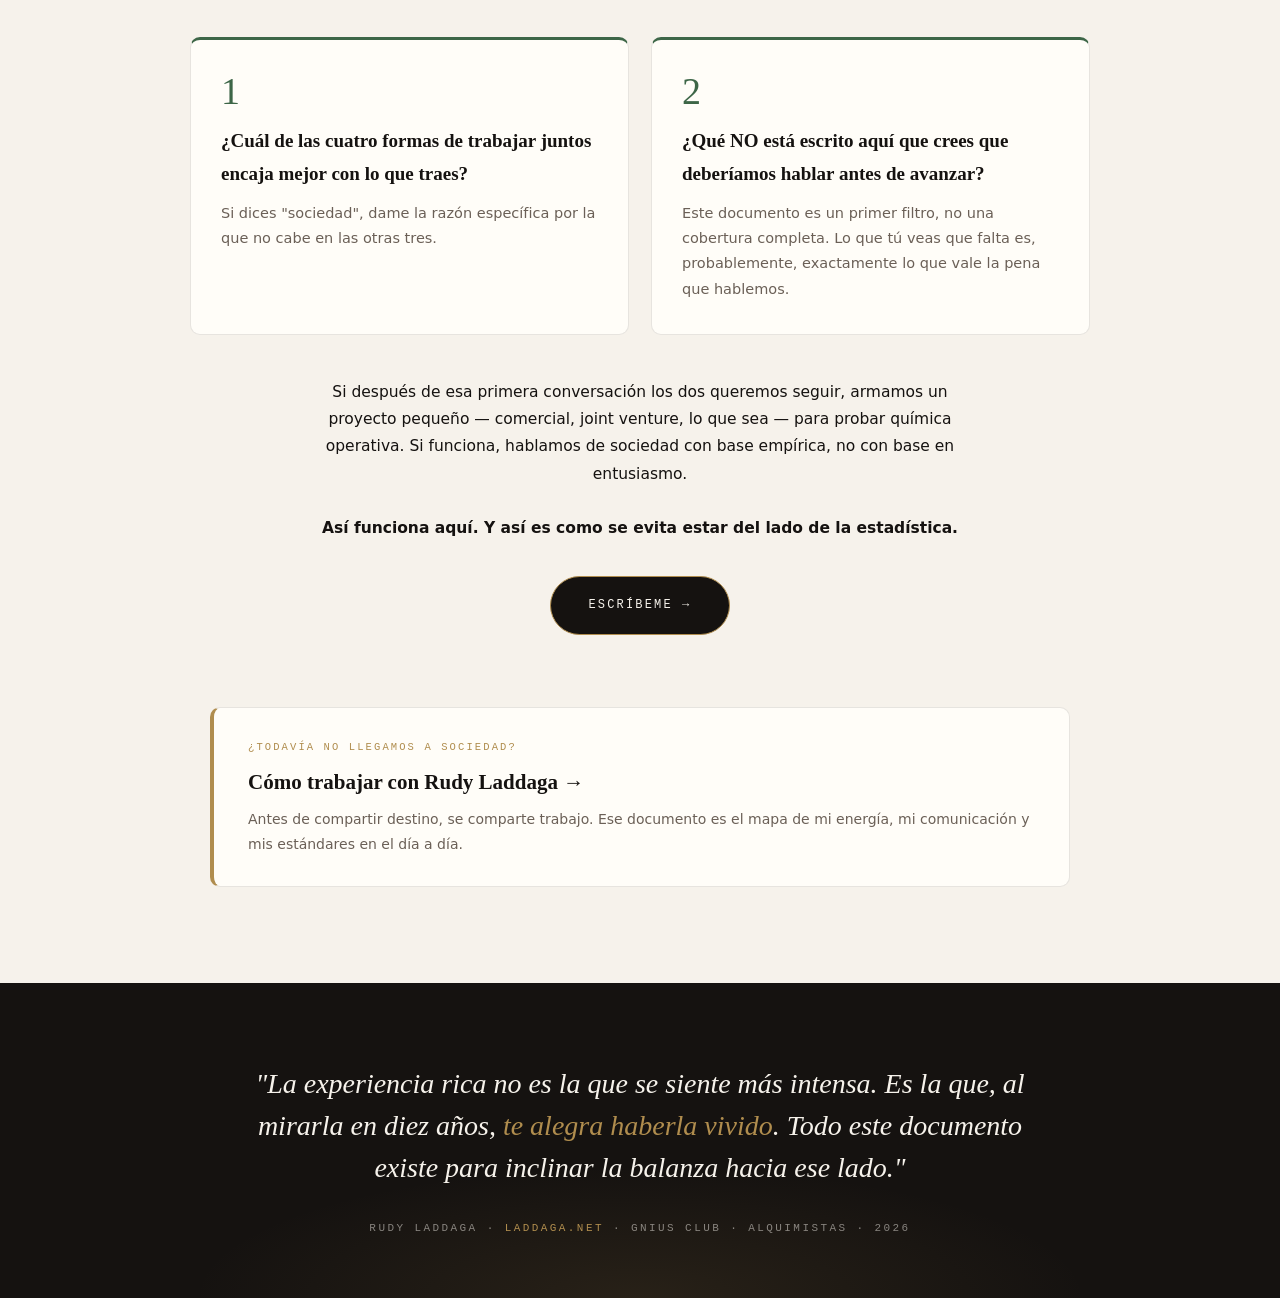
<file: asociarse/index.html>
<!DOCTYPE html>
<html lang="es">
<head>
<meta charset="UTF-8">
<meta name="viewport" content="width=device-width, initial-scale=1.0">
<title>Cómo asociarse con Rudy Laddaga</title>
<meta name="description" content="Asociarse bien cambia una vida. Asociarse mal también. Guía para decidir juntos si vale la pena compartir destino.">
<style>
:root {
  --ink:#151210; --ink2:#221d19; --paper:#f6f2eb; --gold:#b08d4e; --gold-soft:rgba(176,141,78,0.14);
  --red:#8c3520; --red-soft:rgba(140,53,32,0.10); --green:#3d6647; --green-soft:rgba(61,102,71,0.12);
  --muted:#6b6057; --light:#ede7d8; --rule:rgba(21,18,16,0.10); --white:#fffdf8; --accent:var(--green);
  --serif:'Iowan Old Style','Palatino Linotype',Palatino,Georgia,'Times New Roman',serif;
  --sans:'Avenir Next',Avenir,'Segoe UI',system-ui,-apple-system,sans-serif;
  --mono:ui-monospace,'SF Mono',SFMono-Regular,Menlo,Consolas,monospace;
}
*{margin:0;padding:0;box-sizing:border-box}
html{scroll-behavior:smooth}
body{background:var(--paper);color:var(--ink);font-family:var(--sans);font-weight:400;line-height:1.75;overflow-x:hidden;
  background-image:radial-gradient(circle at 85% -5%,rgba(61,102,71,0.09),transparent 30%);}
::selection{background:var(--green);color:var(--white)}
#prog{position:fixed;top:0;left:0;height:3px;background:linear-gradient(90deg,var(--green),var(--gold));width:0;z-index:400}

/* ---------- topbar ---------- */
.topbar{position:sticky;top:0;z-index:300;backdrop-filter:blur(16px);-webkit-backdrop-filter:blur(16px);
  background:rgba(15,12,11,0.88);border-bottom:1px solid rgba(255,255,255,0.08)}
.topbar-in{max-width:1280px;margin:0 auto;padding:14px 28px;display:flex;align-items:center;justify-content:space-between;gap:20px}
.brand{display:flex;flex-direction:column;gap:2px;flex-shrink:0;text-decoration:none}
.brand b{font-family:var(--mono);font-size:11px;letter-spacing:.2em;text-transform:uppercase;color:var(--gold);font-weight:600}
.brand span{font-family:var(--mono);font-size:9.5px;letter-spacing:.16em;text-transform:uppercase;color:rgba(246,242,235,.48)}
.snav{display:flex;gap:8px;overflow-x:auto;scrollbar-width:none}
.snav::-webkit-scrollbar{display:none}
.sni{white-space:nowrap;font-family:var(--mono);font-size:10.5px;letter-spacing:.1em;text-transform:uppercase;
  color:rgba(246,242,235,.62);text-decoration:none;padding:9px 14px;border-radius:999px;border:1px solid transparent;transition:all .25s}
.sni:hover{color:var(--white);background:rgba(255,255,255,.07)}
.sni.active{color:var(--gold);border-color:rgba(176,141,78,.45);background:rgba(176,141,78,.10)}
.sni.twin{color:var(--paper);background:rgba(61,102,71,.38);border-color:rgba(176,141,78,.3)}
.sni.twin:hover{background:rgba(61,102,71,.55)}

/* ---------- hero ---------- */
.hero{background:var(--ink);color:var(--paper);position:relative;overflow:hidden}
.hero::before{content:'';position:absolute;inset:0;background:
  radial-gradient(ellipse 60% 55% at 78% 42%,rgba(61,102,71,0.20),transparent 65%),
  radial-gradient(ellipse 40% 40% at 8% 90%,rgba(176,141,78,0.13),transparent 70%)}
.hero-in{max-width:1280px;margin:0 auto;padding:84px 28px 72px;display:grid;grid-template-columns:1.25fr .75fr;gap:56px;align-items:center;position:relative}
.kicker{font-family:var(--mono);font-size:11px;letter-spacing:.26em;text-transform:uppercase;color:var(--gold);margin-bottom:22px;display:flex;align-items:center;gap:14px}
.kicker::before{content:'';width:34px;height:1px;background:var(--gold);display:inline-block}
.hero h1{font-family:var(--serif);font-weight:500;font-size:clamp(38px,5.4vw,66px);line-height:1.08;letter-spacing:-0.015em;margin-bottom:26px}
.hero h1 em{font-style:italic;color:var(--gold)}
.hero .tag{font-family:var(--serif);font-style:italic;font-size:clamp(19px,2.2vw,24px);color:rgba(246,242,235,.92);margin-bottom:20px}
.hero p.intro{font-size:16.5px;color:rgba(246,242,235,.72);max-width:56ch;font-weight:300}
.badges{display:flex;flex-wrap:wrap;gap:10px;margin-top:30px}
.badge{font-family:var(--mono);font-size:10.5px;letter-spacing:.12em;text-transform:uppercase;color:rgba(246,242,235,.75);
  border:1px solid rgba(246,242,235,.22);border-radius:999px;padding:8px 16px}
.badge b{color:var(--gold);font-weight:600}
.portrait{position:relative;max-width:390px;justify-self:end}
.portrait img{width:100%;display:block;border-radius:6px;box-shadow:0 30px 70px rgba(0,0,0,.5)}
.portrait::after{content:'';position:absolute;inset:0;border:1px solid rgba(61,102,71,.75);border-radius:6px;transform:translate(16px,16px);z-index:-1}
.portrait figcaption{font-family:var(--mono);font-size:10px;letter-spacing:.16em;text-transform:uppercase;color:rgba(246,242,235,.45);margin-top:26px;text-align:right}

/* ---------- stats band ---------- */
.stats{background:var(--ink2);border-top:1px solid rgba(255,255,255,.07);color:var(--paper)}
.stats-in{max-width:1280px;margin:0 auto;padding:0 28px;display:grid;grid-template-columns:repeat(3,1fr)}
.stat{padding:34px 26px;border-left:1px solid rgba(255,255,255,.07)}
.stat:first-child{border-left:none;padding-left:0}
.stat .n{font-family:var(--serif);font-size:44px;line-height:1;color:var(--gold)}
.stat .t{font-family:var(--mono);font-size:10.5px;letter-spacing:.16em;text-transform:uppercase;color:rgba(246,242,235,.85);margin:12px 0 8px}
.stat .d{font-size:13px;color:rgba(246,242,235,.55);font-weight:300;line-height:1.6}

/* ---------- sections ---------- */
section{scroll-margin-top:86px}
.wrap{max-width:1280px;margin:0 auto;padding:96px 28px}
.shead{max-width:820px;margin-bottom:56px}
.snum{font-family:var(--mono);font-size:11px;letter-spacing:.26em;text-transform:uppercase;color:var(--accent);display:flex;align-items:center;gap:14px;margin-bottom:20px}
.snum::before{content:'';width:34px;height:1px;background:var(--accent)}
.shead h2{font-family:var(--serif);font-weight:500;font-size:clamp(30px,3.8vw,46px);line-height:1.14;letter-spacing:-0.01em;margin-bottom:20px}
.shead p{font-size:17px;color:var(--muted);font-weight:300;max-width:62ch}
.alt{background:var(--light)}
.prose{max-width:760px;font-size:16.5px;font-weight:300;color:var(--ink)}
.prose p+p{margin-top:20px}
.prose strong{font-weight:600}
.prose .stac{font-family:var(--serif);font-style:italic;font-size:19px;color:var(--red);margin-top:24px}

/* cards */
.grid{display:grid;gap:22px}
.g2{grid-template-columns:1fr 1fr}
.g3{grid-template-columns:repeat(3,1fr)}
.card{background:var(--white);border:1px solid var(--rule);border-top:2px solid var(--accent);border-radius:8px;padding:30px 28px;
  transition:transform .3s,box-shadow .3s}
.card:hover{transform:translateY(-4px);box-shadow:0 18px 44px rgba(21,18,16,.10)}
.card h3{font-family:var(--serif);font-weight:600;font-size:20px;margin-bottom:12px;line-height:1.3}
.card p{font-size:14.5px;color:var(--muted);font-weight:300}
.card .cn{font-family:var(--mono);font-size:10.5px;letter-spacing:.2em;text-transform:uppercase;color:var(--accent);margin-bottom:14px;font-weight:600}

/* anecdote hook */
.hook{max-width:900px;margin:0 auto 64px;background:var(--ink);color:var(--paper);border-radius:10px;padding:44px 48px;position:relative;overflow:hidden}
.hook::before{content:'';position:absolute;inset:0;background:radial-gradient(ellipse 50% 80% at 88% 15%,rgba(176,141,78,.18),transparent 70%)}
.hook .hk{font-family:var(--mono);font-size:10.5px;letter-spacing:.22em;text-transform:uppercase;color:var(--gold);margin-bottom:18px;position:relative}
.hook p{font-size:16.5px;color:rgba(246,242,235,.82);font-weight:300;position:relative;max-width:64ch}
.hook p+p{margin-top:14px}
.hook .big{font-family:var(--serif);font-size:clamp(22px,3vw,30px);line-height:1.35;color:var(--paper);font-weight:500}
.hook .big em{color:var(--gold)}

/* valores */
.val{background:var(--white);border:1px solid var(--rule);border-radius:8px;padding:32px 30px;position:relative;overflow:hidden;transition:transform .3s,box-shadow .3s}
.val:hover{transform:translateY(-4px);box-shadow:0 18px 44px rgba(21,18,16,.10)}
.val .big{position:absolute;top:-18px;right:6px;font-family:var(--serif);font-size:110px;line-height:1;color:var(--green-soft);font-weight:600;pointer-events:none}
.val .cn{font-family:var(--mono);font-size:10.5px;letter-spacing:.2em;text-transform:uppercase;color:var(--green);font-weight:600;margin-bottom:12px}
.val h3{font-family:var(--serif);font-size:21px;font-weight:600;margin-bottom:12px;position:relative}
.val p{font-size:14.5px;color:var(--muted);font-weight:300;position:relative}
.val p+p{margin-top:10px}

/* quote band */
.qband{background:var(--ink);color:var(--paper);position:relative;overflow:hidden}
.qband::before{content:'';position:absolute;inset:0;background:radial-gradient(ellipse 55% 70% at 50% 50%,rgba(176,141,78,.12),transparent 70%)}
.qband-in{max-width:940px;margin:0 auto;padding:88px 28px;text-align:center;position:relative}
.qband .q{font-family:var(--serif);font-size:clamp(24px,3.2vw,36px);line-height:1.4;font-weight:500}
.qband .q em{color:var(--gold);font-style:italic}
.qband .who{font-family:var(--mono);font-size:11px;letter-spacing:.22em;text-transform:uppercase;color:rgba(246,242,235,.5);margin-top:28px}

/* formas */
.forma{background:var(--white);border:1px solid var(--rule);border-radius:8px;padding:32px 30px;transition:transform .3s,box-shadow .3s;position:relative}
.forma:hover{transform:translateY(-4px);box-shadow:0 18px 44px rgba(21,18,16,.10)}
.forma .emoji{font-size:34px;margin-bottom:16px}
.forma h3{font-family:var(--serif);font-size:20px;font-weight:600;margin-bottom:10px}
.forma p{font-size:14.5px;color:var(--muted);font-weight:300}
.forma.ring{border:2px solid var(--gold);background:linear-gradient(180deg,rgba(176,141,78,.07),transparent)}
.forma .flag{position:absolute;top:14px;right:14px;font-family:var(--mono);font-size:9px;letter-spacing:.14em;text-transform:uppercase;
  background:var(--gold);color:var(--white);padding:4px 10px;border-radius:999px}

/* entrar / no entrar */
.crit{display:grid;gap:0;border-top:1px solid var(--rule)}
.criti{display:grid;grid-template-columns:110px 1fr;gap:28px;padding:30px 0;border-bottom:1px solid var(--rule);align-items:start}
.criti .n{font-family:var(--mono);font-size:11px;letter-spacing:.18em;text-transform:uppercase;color:var(--green);font-weight:600;padding-top:6px}
.criti.no .n{color:var(--red)}
.criti h3{font-family:var(--serif);font-size:20px;font-weight:600;margin-bottom:8px}
.criti p{font-size:15px;color:var(--muted);font-weight:300;max-width:72ch}
.criti p+p{margin-top:8px}
.criti em.q{font-family:var(--serif);font-style:italic;color:var(--ink)}

/* señales 72h */
.sig72{background:var(--ink);color:var(--paper);border-radius:12px;padding:48px 44px;position:relative;overflow:hidden;margin-top:64px}
.sig72::before{content:'';position:absolute;inset:0;background:radial-gradient(ellipse 55% 70% at 85% 10%,rgba(140,53,32,.28),transparent 65%)}
.sig72 .shead{margin-bottom:36px}
.sig72 h2{color:var(--paper)}
.sig72 .snum{color:#d98c6e}
.sig72 .snum::before{background:#d98c6e}
.sig72 .shead p{color:rgba(246,242,235,.68)}
.sgrid{display:grid;grid-template-columns:repeat(2,1fr);gap:16px;position:relative}
.sitem{background:rgba(255,255,255,.05);border:1px solid rgba(255,255,255,.10);border-left:3px solid #d98c6e;border-radius:8px;padding:22px 24px}
.sitem .sn{font-family:var(--serif);font-size:26px;color:#d98c6e;line-height:1;margin-bottom:10px}
.sitem h3{font-family:var(--serif);font-size:17.5px;font-weight:600;margin-bottom:8px}
.sitem p{font-size:13.5px;color:rgba(246,242,235,.68);font-weight:300}
.sitem.wide{grid-column:1/-1}
.protocol{margin-top:22px;background:rgba(176,141,78,.12);border:1px solid rgba(176,141,78,.4);border-radius:8px;padding:22px 26px;position:relative}
.protocol p{font-size:14.5px;color:rgba(246,242,235,.85);font-weight:300}
.protocol b{color:var(--gold)}

/* proceso steps */
.steps{counter-reset:paso;display:grid;gap:18px;max-width:860px}
.step{background:var(--white);border:1px solid var(--rule);border-radius:8px;padding:28px 30px 28px 96px;position:relative;transition:transform .3s,box-shadow .3s}
.step:hover{transform:translateY(-3px);box-shadow:0 16px 40px rgba(21,18,16,.10)}
.step::before{counter-increment:paso;content:counter(paso,decimal-leading-zero);position:absolute;left:28px;top:26px;
  font-family:var(--serif);font-size:32px;color:var(--green);font-weight:500}
.step h3{font-family:var(--serif);font-size:19px;font-weight:600;margin-bottom:8px}
.step p{font-size:14.5px;color:var(--muted);font-weight:300}

/* CTA final */
.cta{max-width:900px;margin:0 auto;text-align:center}
.cta h2{font-family:var(--serif);font-size:clamp(28px,3.6vw,42px);font-weight:500;line-height:1.2;margin-bottom:18px}
.cta>p{font-size:16.5px;color:var(--muted);font-weight:300;max-width:60ch;margin:0 auto 44px}
.qs{display:grid;grid-template-columns:1fr 1fr;gap:22px;text-align:left;margin-bottom:44px}
.q1{background:var(--white);border:1px solid var(--rule);border-top:3px solid var(--green);border-radius:10px;padding:32px 30px}
.q1 .qn{font-family:var(--serif);font-size:38px;color:var(--green);line-height:1;margin-bottom:14px}
.q1 h3{font-family:var(--serif);font-size:19px;font-weight:600;margin-bottom:10px}
.q1 p{font-size:14.5px;color:var(--muted);font-weight:300}
.cta .then{font-size:15.5px;color:var(--ink);font-weight:300;max-width:66ch;margin:0 auto}
.btn{display:inline-block;margin-top:34px;background:var(--ink);color:var(--paper);text-decoration:none;font-family:var(--mono);
  font-size:12px;letter-spacing:.18em;text-transform:uppercase;padding:18px 38px;border-radius:999px;border:1px solid var(--gold);transition:all .3s}
.btn:hover{background:var(--gold);color:var(--ink)}

/* closing + footer */
.twin-cta{max-width:860px;margin:72px auto 0;display:block;text-decoration:none;background:var(--white);border:1px solid var(--rule);border-left:4px solid var(--gold);
  border-radius:10px;padding:30px 34px;transition:transform .3s,box-shadow .3s;text-align:left}
.twin-cta:hover{transform:translateY(-3px);box-shadow:0 18px 44px rgba(21,18,16,.12)}
.twin-cta .k{font-family:var(--mono);font-size:10.5px;letter-spacing:.2em;text-transform:uppercase;color:var(--gold);margin-bottom:8px}
.twin-cta h4{font-family:var(--serif);font-size:21px;color:var(--ink);font-weight:600;margin-bottom:6px}
.twin-cta p{font-size:14px;color:var(--muted);font-weight:300}
footer{background:var(--ink);color:var(--paper);text-align:center;padding:80px 28px 60px;position:relative;overflow:hidden}
footer::before{content:'';position:absolute;inset:0;background:radial-gradient(ellipse 50% 60% at 50% 100%,rgba(176,141,78,.12),transparent 70%)}
footer .fq{font-family:var(--serif);font-style:italic;font-size:clamp(20px,2.6vw,28px);line-height:1.5;max-width:800px;margin:0 auto 30px;position:relative}
footer .fq em{color:var(--gold);font-style:italic}
footer .sig{font-family:var(--mono);font-size:11px;letter-spacing:.22em;text-transform:uppercase;color:rgba(246,242,235,.5);position:relative}
footer a{color:var(--gold);text-decoration:none}

/* reveal */
.rv{opacity:0;transform:translateY(22px);transition:opacity .7s ease,transform .7s ease}
.rv.on{opacity:1;transform:none}
@media (prefers-reduced-motion:reduce){.rv{opacity:1;transform:none;transition:none}html{scroll-behavior:auto}}

@media (max-width:980px){
  .hero-in{grid-template-columns:1fr;gap:44px}
  .portrait{justify-self:start;max-width:320px}
  .stats-in{grid-template-columns:1fr}
  .stat{border-left:none;padding:22px 0;border-bottom:1px solid rgba(255,255,255,.07)}
  .g3{grid-template-columns:1fr 1fr}
  .sgrid{grid-template-columns:1fr}
}
@media (max-width:640px){
  .g2,.g3,.qs{grid-template-columns:1fr}
  .criti{grid-template-columns:1fr;gap:6px}
  .wrap{padding:64px 20px}
  .hero-in{padding:56px 20px 48px}
  .hook{padding:32px 26px}
  .sig72{padding:34px 24px}
  .step{padding:24px 24px 24px 82px}
}
</style>
</head>
<body>
<div id="prog"></div>

<nav class="topbar">
  <div class="topbar-in">
    <a class="brand" href="https://www.laddaga.net/">
      <b>Rudy Laddaga</b>
      <span>Cómo asociarse conmigo</span>
    </a>
    <div class="snav">
      <a class="sni active" href="#inicio">Inicio</a>
      <a class="sni" href="#porque">Por qué existe</a>
      <a class="sni" href="#valores">Valores</a>
      <a class="sni" href="#formas">Formas</a>
      <a class="sni" href="#entrar">Cuándo sí</a>
      <a class="sni" href="#noentrar">Cuándo no</a>
      <a class="sni" href="#proceso">Proceso</a>
      <a class="sni twin" href="https://www.laddaga.net/trabajar/">Trabajar ↗</a>
    </div>
  </div>
</nav>

<header class="hero" id="inicio">
  <div class="hero-in">
    <div>
      <div class="kicker">Documento previo a sociedad · Léelo antes de proponerme nada</div>
      <h1>Cómo asociarse con <em>Rudy Laddaga</em></h1>
      <p class="tag">Asociarse bien cambia una vida. Asociarse mal también.</p>
      <p class="intro">Esta es una guía para que elijamos juntos cuál de las dos queremos hacer. Si me lees y decides que no cuadra, hermoso: nos ahorramos meses y respeto mutuo. Si me lees y te emocionas más, también hermoso: arrancamos con claridad desde el día uno.</p>
      <div class="badges">
        <div class="badge"><b>10+ años</b> de sociedad activa</div>
        <div class="badge"><b>72h</b> de pausa ante señales</div>
        <div class="badge"><b>4 formas</b> de construir juntos</div>
      </div>
    </div>
    <figure class="portrait">
      <img src="[data-uri]" alt="Rudy Laddaga">
      <figcaption>Rudy Laddaga · Puebla, México</figcaption>
    </figure>
  </div>
</header>

<div class="stats">
  <div class="stats-in">
    <div class="stat rv"><div class="n">10+</div><div class="t">Años de sociedad activa</div><div class="d">Más de una década siendo socio con Anuar en Gnius Club, con desacuerdos reales y sin amenazas.</div></div>
    <div class="stat rv"><div class="n">72h</div><div class="t">Pausa obligatoria</div><div class="d">Cuando aparece una señal roja, paro tres días y reevalúo con cabeza fría y ojos externos.</div></div>
    <div class="stat rv"><div class="n">4</div><div class="t">Formas de construir</div><div class="d">Sociedad no es el punto de partida automático. A veces una alianza, un proyecto o una asesoría sirven mejor.</div></div>
  </div>
</div>

<!-- ======================= 01 POR QUE EXISTE ======================= -->
<section id="porque">
  <div class="wrap">
    <div class="shead rv">
      <div class="snum">01 — Por qué existe</div>
      <h2>Esta conversación tenía que estar por escrito</h2>
    </div>
    <div class="prose rv">
      <p>Hay muchas razones por las que las startups fracasan. No había mercado, se acabó el dinero, el producto no enamoró a nadie, el timing era malo, el mundo cambió a media película. Todas duelen. Todas merecen respeto.</p>
      <p>Pero hay una razón que aparece con una consistencia que asusta en todos los análisis de <em>post mortems</em>: <strong>los socios se pelean.</strong> CB Insights lo documenta año tras año en su ranking de causas de fracaso. Wayra — la aceleradora de Telefónica — lo vio en su propia cartera con suficientes casos para hacer un patrón. Y cualquier persona que haya visto varias empresas desde adentro te lo puede confirmar con esa cara de quien lo vivió.</p>
      <p>No es un problema de producto. No es un problema técnico. Es un problema humano — el más viejo que existe — y es el que termina hundiendo más barcos aparentemente listos para navegar.</p>
      <p>Lo más interesante del asunto: casi siempre se pudo haber prevenido. No arreglado a medias en una junta de emergencia con abogado de por medio, sino <strong>prevenido</strong> — habiendo tenido las conversaciones correctas antes de firmar, con la cabeza fría que ya no se tiene cuando hay nómina que pagar y clientes esperando.</p>
      <p>Este documento es una de esas conversaciones. Por escrito. Antes de firmar.</p>
      <p><strong>No tenemos que correr al altar sin antes habernos conocido.</strong> Existen los novios. Existe el noviazgo. Existen las bodas por lo civil antes que las de iglesia. Existe todo un proceso pensado para que dos personas que van a compartir destino se den la oportunidad de saber con quién van a amanecer. El matrimonio empresarial no tendría por qué ser la excepción — y sin embargo, casi siempre lo es.</p>
      <p class="stac">Las dos opciones son mejores que el matrimonio apresurado seguido del divorcio caro.</p>
    </div>
  </div>
</section>

<!-- ======================= 02 VALORES ======================= -->
<section id="valores" class="alt">
  <div class="wrap">
    <div class="shead rv">
      <div class="snum">02 — Los cinco valores que no negocio</div>
      <h2>Si esto se toca, el negocio completo pierde sentido</h2>
      <p>No son un decálogo corporativo. Son las cinco cosas que si se rompen, rompen el proyecto para mí. Las vivo todos los días, en decisiones grandes y chicas. Si nos asociamos, las vas a ver operar — y vas a saber de antemano cómo se ven cuando se activan.</p>
    </div>
    <div class="grid g2">
      <div class="val rv"><div class="big">1</div>
        <div class="cn">Valor 01</div>
        <h3>Honestidad — o mejor dicho, congruencia interna</h3>
        <p>No es norma ética externa. Es necesidad de paz interior. Cuando lo que pienso, lo que digo y lo que hago no coinciden, no puedo vivir en paz. Así de simple.</p>
        <p>Me salí de una empresa que comercializaba alcohol y cigarros porque no podía poner mi nombre ahí. Pago multas completas cuando los demás le buscan la vuelta. El costo interno de hacerlo al revés me sale demasiado caro.</p>
      </div>
      <div class="val rv"><div class="big">2</div>
        <div class="cn">Valor 02</div>
        <h3>Respeto — empezando por el propio</h3>
        <p>Reconocimiento radical de que cada persona tiene razones profundas para ser como es, y eso no me corresponde juzgarlo.</p>
        <p>Pero el respeto empieza por respetarme a mí — y eso significa tener límites muy claros con el mundo. Los valores no son cosa que hablemos; son cosa que me veas ejercer. Y si alguien los viola — por pequeño que parezca el asunto — los dos nos vamos a enterar pronto, porque no hay versión de mí que los negocie.</p>
      </div>
      <div class="val rv"><div class="big">3</div>
        <div class="cn">Valor 03</div>
        <h3>Libertad — como condición de todo lo demás</h3>
        <p>No como ausencia de responsabilidad. Sin libertad, la honestidad tiene ruido, la creatividad tiene límites, y la presencia con mi familia tiene ansiedad.</p>
        <p>No levanto capital externo — no porque me dé miedo perder autonomía, sino porque la autonomía vale más que la velocidad de crecimiento. Esto es una decisión, no un miedo. Si eres mi socio, entiendes la diferencia. Y entiendes que tampoco voy a construir una máquina que me esclavice, aunque facture millones. El punto de todo esto es poder vivir bien, no morirnos ricos.</p>
      </div>
      <div class="val rv"><div class="big">4</div>
        <div class="cn">Valor 04</div>
        <h3>Creatividad — como lenguaje nativo, no como habilidad</h3>
        <p>Desde los seis años, cuando mi mamá me dejaba desarmar licuadoras con mi Black and Decker de juguete, no he podido parar de crear.</p>
        <p>No es hobby. No es táctica comercial. Es mi forma de estar en el mundo. Mi zona de genio es la síntesis — conectar treinta años de experiencias y mil libros en formas que nadie más había visto. Si me vuelves un ejecutor de Fase 3 y 4, me mato. Si me das espacio en Fase 1 y 2 para conectar los puntos y generar dirección, doy saltos que no esperabas. Un buen socio para mí es el que entiende esa distinción — y que ejecuta espectacular en lo que a mí no se me da, o consigue a quien lo haga.</p>
      </div>
      <div class="val rv" style="grid-column:1/-1"><div class="big">5</div>
        <div class="cn">Valor 05</div>
        <h3>Amor activo — el que enseña a pescar</h3>
        <p>Generoso y alegre, sí. Pero también práctico y formativo. No el amor sentimental que da pescado — el que enseña a pescar. Con mi equipo, con mis hijos, con las dos amigas que mentoreo sin cobrarles desde hace cuatro años, con cada persona que ha trabajado conmigo en alguna etapa.</p>
        <p>Si vas a construir conmigo, espero lo mismo de tu lado: que construyas <em>con</em> la gente, no que la uses. Que midas el éxito de una empresa también por cómo se sienten saliendo las personas que trabajaron ahí, no solo por la cifra final.</p>
      </div>
    </div>
  </div>
</section>

<div class="qband">
  <div class="qband-in rv">
    <div class="q">"Con creatividad, amor, compromiso y respeto por ti y por los demás, se puede vivir <em>en plenitud</em> cada minuto de tu vida."</div>
    <div class="who">No es frase para una taza — es la oración más corta en que he podido resumir cómo quiero vivir y cómo quiero construir</div>
  </div>
</div>

<!-- ======================= 03 FORMAS ======================= -->
<section id="formas">
  <div class="wrap">
    <div class="shead rv">
      <div class="snum">03 — Primero lo primero</div>
      <h2>Asociarnos no es la única forma de trabajar juntos</h2>
      <p>Este es el paso que más gente se salta, y es donde más dinero y tiempo se pierde. Antes de proponerme sociedad, pregúntate honestamente si lo que quieres en realidad no cabe en una de las primeras tres. Porque si cabe, vámonos por ahí — nos ahorramos el prenupcial, y probablemente construimos más cosas juntos a lo largo de los años que si hubiéramos firmado al principio.</p>
    </div>
    <div class="grid g2">
      <div class="forma rv">
        <div class="emoji">🤝</div>
        <h3>Alianza comercial</h3>
        <p>Tú vendes lo tuyo, yo vendo lo mío, colaboramos en puntos específicos, nos repartimos lo que corresponda. Ni tú metes dinero en mi empresa, ni yo en la tuya. Hermoso. Limpio. Sin cónyuge.</p>
      </div>
      <div class="forma rv">
        <div class="emoji">🧩</div>
        <h3>Joint venture por proyecto</h3>
        <p>Un proyecto concreto, con fecha de inicio y fecha de salida. Armamos algo, lo cobramos, cerramos. Si nos gustó, hacemos otro. Y otro. Y un día miramos para atrás y resulta que llevamos diez proyectos juntos sin haber firmado sociedad, y todo está bien.</p>
      </div>
      <div class="forma rv">
        <div class="emoji">🎓</div>
        <h3>Consultoría / asesoría</h3>
        <p>Yo te comparto lo que sé, tú decides qué hacer con eso, nos pagamos bien por el tiempo, cada uno sigue con su vida.</p>
      </div>
      <div class="forma ring rv">
        <div class="flag">Requiere este documento</div>
        <div class="emoji">💍</div>
        <h3>Sociedad</h3>
        <p>Firmamos, compartimos acciones, compartimos destino. Si la empresa llora, los dos lloramos. Si crece, los dos crecemos. Esta es la que exige todo lo demás que estás leyendo aquí.</p>
      </div>
    </div>
  </div>
</section>

<!-- ======================= 04 ENTRAR ======================= -->
<section id="entrar" class="alt">
  <div class="wrap">
    <div class="shead rv">
      <div class="snum">04 — Lo que me hace entrar</div>
      <h2>No busco copias. Busco una arquitectura de relación</h2>
      <p>Llevo más de diez años siendo socio con Anuar en Gnius Club. Hemos tenido desacuerdos gordos. Nunca nos hemos amenazado. Siempre hemos encontrado salida. Ese es el modelo. Esto es lo que lo hace posible:</p>
    </div>
    <div class="crit">
      <div class="criti rv"><div class="n">Complemento</div><div>
        <h3>Expertise complementario, no sobrepuesto</h3>
        <p>Donde uno es experto, el otro entrega las llaves de la casa. Donde uno conduce, el otro deja conducir. Si los dos queremos manejar el mismo volante, va a haber choque. Yo sé de visión, producto y construcción sin capital; busco socios que sean espectaculares en lo que a mí no se me da — operación, finanzas, comercial, lo que sea — o que consigan a quien lo haga.</p>
      </div></div>
      <div class="criti rv"><div class="n">Presión</div><div>
        <h3>Confianza verificada bajo presión</h3>
        <p>No bajo éxito — <strong>bajo presión.</strong> Cualquiera se porta lindo cuando las cosas salen bien. Yo quiero haber visto cómo reaccionas cuando se traban, cómo respondes a una mala noticia, cómo te comportas con alguien que tiene menos poder que tú. Eso no se ve en la junta inicial. Eso se ve con el tiempo.</p>
      </div></div>
      <div class="criti rv"><div class="n">Valores</div><div>
        <h3>Valores no-negociables compatibles</h3>
        <p>Los míos ya los leíste arriba. No te pido que compartas los míos exactamente — te pido que los tuyos sean compatibles con los míos, y que los tengas tan claros como yo tengo los míos.</p>
      </div></div>
      <div class="criti rv"><div class="n">Debate</div><div>
        <h3>Capacidad de debatir — no de discutir</h3>
        <p>Robert Quillen, periodista y aforista estadounidense de principios del siglo XX, dejó una distinción que me encanta: <em class="q">"Un debate es un intercambio de conocimiento. Una discusión es un intercambio de ignorancia."</em></p>
        <p>En mi negocio, nadie discute. Debatimos. Si tienes el expertise y los datos, hablemos — con calma, con argumentos, con la honestidad de cambiar de opinión cuando el otro trae mejor evidencia. Si no los tienes, dejemos que quien sí los tiene tome la decisión. La autoridad en una sociedad bien hecha no viene del título ni de quién metió más capital — viene del dominio específico del problema que estamos resolviendo. Un socio que discute sin datos me cansa. Un socio que debate con expertise me hace crecer.</p>
      </div></div>
      <div class="criti rv"><div class="n">Papel</div><div>
        <h3>Un contrato que refleje lo que acordamos en voz</h3>
        <p>En voz es intención. En papel es acuerdo. Los dos importan, pero si no están alineados, mal vamos.</p>
      </div></div>
    </div>
  </div>
</section>

<!-- ======================= 05 NO ENTRAR ======================= -->
<section id="noentrar">
  <div class="wrap">
    <div class="shead rv">
      <div class="snum" style="color:var(--red)">05 — Lo que me hace no entrar</div>
      <h2>Hay señales que no son detalle: son diagnóstico</h2>
      <p>No necesito muchas. Me basta con ver el patrón temprano. Si aparece cualquiera de estas condiciones, la sociedad deja de ser una opción lógica para mí.</p>
    </div>
    <div class="crit">
      <div class="criti no rv"><div class="n">Historial</div><div>
        <h3>No te conozco lo suficiente</h3>
        <p>Si no te he visto operar bajo presión en algo real, no me asocio contigo. Punto. Podemos hacer algo comercial para ir construyendo historia — si funciona, algún día hablamos de sociedad. Pero nunca al revés.</p>
      </div></div>
      <div class="criti no rv"><div class="n">Paquete</div><div>
        <h3>Alguien viene como parte del paquete y yo no lo conozco</h3>
        <p>Si tu condición para entrar es que tu socio, hermano, amigo o pareja también entre, y yo nunca he operado con esa persona — gracias, no. El historial de socios por paquete en mi vida no es bueno.</p>
      </div></div>
      <div class="criti no rv"><div class="n">Amenaza</div><div>
        <h3>Hay una amenaza sobre la mesa, aunque sea de las "chiquitas"</h3>
        <p>En una negociación de sociedad, la primera amenaza — aunque venga disfrazada de broma o de presión legítima — es información sobre cómo va a ser la sociedad cuando vengan los problemas reales. No necesito una segunda amenaza para saber.</p>
      </div></div>
      <div class="criti no rv"><div class="n">Cesiones</div><div>
        <h3>Me piden mucho y ceden poco</h3>
        <p>Si en las primeras negociaciones la balanza de concesiones está torcida — ellos pidiendo, yo cediendo — la torcedura se amplifica con el tiempo. No se corrige sola.</p>
      </div></div>
      <div class="criti no rv"><div class="n">Salida</div><div>
        <h3>No quieres hablar de salida</h3>
        <p>Toda sociedad adulta se firma también pensando en cómo vamos a separarnos si la vida nos lleva por caminos distintos. Si cuando pongo ese tema en la mesa la respuesta es evasiva, o un <em class="q">"eso no va a pasar"</em>, o <em class="q">"luego vemos"</em> — estoy frente a alguien que firma solo la luna de miel. Los divorcios caros son, casi siempre, los de las parejas que no quisieron firmar capitulaciones.</p>
      </div></div>
      <div class="criti no rv"><div class="n">Urgencia</div><div>
        <h3>La urgencia como argumento de cierre</h3>
        <p>Si me estás apurando a decidir sobre una sociedad — hay que firmar esta semana porque tal cosa, hay que moverle ya porque tal otra — eso es señal de que el tiempo está siendo usado como herramienta de presión, no como dato de oportunidad real. Las sociedades buenas soportan el tiempo de reflexión; las malas no. Si necesito decidir antes del viernes para no "perder la oportunidad", entonces la oportunidad no era para mí.</p>
      </div></div>
    </div>

    <div class="sig72 rv">
      <div class="shead">
        <div class="snum">Las cinco señales que me hacen pausar — sí o sí</div>
        <h2 style="font-size:clamp(24px,3vw,34px)">Escritas en frío, antes de entrar al fuego</h2>
        <p>Que es justo cuando ya no sirve escribirlas. Las tengo pegadas en el lado invisible de mi cabeza.</p>
      </div>
      <div class="sgrid">
        <div class="sitem"><div class="sn">1</div><h3>Una sola muestra de irrespeto</h3><p>No dos. No tres. Una. En una sociedad, el primer tropezón predice la serie.</p></div>
        <div class="sitem"><div class="sn">2</div><h3>Rechazo de una solución que los beneficia</h3><p>Si les ofrezco exactamente lo que pidieron y aun así dicen que no — no es desacuerdo intelectual. Es rigidez. Y la rigidez en la negociación es un trailer de la rigidez en la operación.</p></div>
        <div class="sitem"><div class="sn">3</div><h3>Movimiento de portería</h3><p>Si después de acordar verbalmente una estructura, la otra parte aparece con un "pero también necesito que…" — eso es negociación abierta encubierta de acuerdo cerrado. Una vez puede ser ajuste. Dos veces es método.</p></div>
        <div class="sitem"><div class="sn">4</div><h3>Desbalance persistente en las concesiones</h3><p>Si después de tres sesiones las concesiones siguen cayendo 80% de mi lado y 20% del suyo — eso no va a mejorar después de firmar.</p></div>
        <div class="sitem wide"><div class="sn">5</div><h3>Tener que "convencer" a mi propio lado</h3><p>Si estoy tratando de venderle a mi equipo, a mi gente de confianza o a mí mismo por qué vale la pena asociarnos contigo — mala señal. En las sociedades que sí han funcionado, ninguno de los dos tuvo que venderle la idea a nadie.</p></div>
      </div>
      <div class="protocol">
        <p><b>El protocolo:</b> si cualquiera de las cinco ocurre durante una negociación de sociedad, <b>paro 72 horas</b> y reevalúo estructuralmente con un segundo par de ojos externos al deal — independientemente de cómo me sienta en el momento o de qué compromiso afectivo haya acumulado con el otro.</p>
      </div>
    </div>
  </div>
</section>

<!-- ======================= 06 PROCESO ======================= -->
<section id="proceso" class="alt">
  <div class="wrap">
    <div class="shead rv">
      <div class="snum">06 — Cómo manejo el proceso</div>
      <h2>No firmo con entusiasmo. Firmo con evidencia</h2>
      <p>Así opero el camino hacia una posible sociedad. Es menos romántico, sí. También mucho más sano.</p>
    </div>
    <div class="steps">
      <div class="step rv">
        <h3>Ventana de observación pre-firma</h3>
        <p>No firmo una sociedad sin haber operado al menos algo real con la persona por seis meses. Un proyecto comercial, una consultoría, lo que sea — pero algo con fricción real. La química de la junta no vale como dato.</p>
      </div>
      <div class="step rv">
        <h3>No-negociables escritos en frío</h3>
        <p>Antes de la segunda reunión de negociación, mis no-negociables ya están en papel. Si la otra parte no los acepta, no hay segunda fase. Es un "take it or leave it" con todo el cariño del mundo.</p>
      </div>
      <div class="step rv">
        <h3>Pausas programadas, no reactivas</h3>
        <p>Después de cada reunión importante, programo 72 horas de pausa — no porque haya algo que me moleste, sino para que la decisión se tome con cabeza fría y no con la emoción del encuentro. Las decisiones importantes no deberían depender de quién habló mejor al final.</p>
      </div>
      <div class="step rv">
        <h3>Segundo par de ojos externos al deal</h3>
        <p>Antes de firmar, le presento la estructura completa a alguien que no tenga interés en el resultado — un mentor, un amigo con historia empresarial, un asesor. Su trabajo es hacerme las preguntas incómodas que yo ya no me puedo hacer a mí mismo. Si esa persona me dice dos veces "no sé qué estás haciendo aquí", paro.</p>
      </div>
      <div class="step rv">
        <h3>Fecha de decisión límite</h3>
        <p>Si a los seis meses de negociación no hay acuerdo cerrado, hay algo que no está cuadrando. No extendemos por tercera vez.</p>
      </div>
    </div>
  </div>
</section>

<!-- ======================= 07 CTA ======================= -->
<section id="siguiente">
  <div class="wrap">
    <div class="cta rv">
      <div class="snum" style="justify-content:center">07 — Si leíste todo esto y sigues pensando que tiene futuro</div>
      <h2>Entonces probablemente tenemos algo</h2>
      <p>No me mandes un pitch genérico. Mándame un mensaje con dos cosas:</p>
      <div class="qs">
        <div class="q1 rv">
          <div class="qn">1</div>
          <h3>¿Cuál de las cuatro formas de trabajar juntos encaja mejor con lo que traes?</h3>
          <p>Si dices "sociedad", dame la razón específica por la que no cabe en las otras tres.</p>
        </div>
        <div class="q1 rv">
          <div class="qn">2</div>
          <h3>¿Qué NO está escrito aquí que crees que deberíamos hablar antes de avanzar?</h3>
          <p>Este documento es un primer filtro, no una cobertura completa. Lo que tú veas que falta es, probablemente, exactamente lo que vale la pena que hablemos.</p>
        </div>
      </div>
      <p class="then">Si después de esa primera conversación los dos queremos seguir, armamos un proyecto pequeño — comercial, joint venture, lo que sea — para probar química operativa. Si funciona, hablamos de sociedad con base empírica, no con base en entusiasmo.<br><br><strong>Así funciona aquí. Y así es como se evita estar del lado de la estadística.</strong></p>
      <a class="btn rv" href="mailto:rudy@gnius.club?subject=Le%C3%AD%20%22C%C3%B3mo%20asociarse%22%20—%20y%20sigo%20interesado">Escríbeme →</a>
    </div>
    <a class="twin-cta rv" href="https://www.laddaga.net/trabajar/">
      <div class="k">¿Todavía no llegamos a sociedad?</div>
      <h4>Cómo trabajar con Rudy Laddaga →</h4>
      <p>Antes de compartir destino, se comparte trabajo. Ese documento es el mapa de mi energía, mi comunicación y mis estándares en el día a día.</p>
    </a>
  </div>
</section>

<footer>
  <div class="fq rv">"La experiencia rica no es la que se siente más intensa. Es la que, al mirarla en diez años, <em>te alegra haberla vivido</em>. Todo este documento existe para inclinar la balanza hacia ese lado."</div>
  <div class="sig">Rudy Laddaga · <a href="https://www.laddaga.net/">laddaga.net</a> · Gnius Club · Alquimistas · 2026</div>
</footer>

<script>
(function(){
  var prog=document.getElementById('prog');
  function onScroll(){
    var h=document.documentElement;
    var p=h.scrollTop/(h.scrollHeight-h.clientHeight);
    prog.style.width=(p*100)+'%';
  }
  window.addEventListener('scroll',onScroll,{passive:true});onScroll();

  var io=new IntersectionObserver(function(es){
    es.forEach(function(e){if(e.isIntersecting){e.target.classList.add('on');io.unobserve(e.target);}});
  },{threshold:0.12});
  document.querySelectorAll('.rv').forEach(function(el){io.observe(el);});

  var secs=[].slice.call(document.querySelectorAll('section[id],header[id]'));
  var links={};
  [].slice.call(document.querySelectorAll('.sni')).forEach(function(a){
    var h=a.getAttribute('href')||'';
    if(h.charAt(0)==='#')links[h.slice(1)]=a;
  });
  var so=new IntersectionObserver(function(es){
    es.forEach(function(e){
      if(e.isIntersecting){
        Object.keys(links).forEach(function(k){links[k].classList.remove('active');});
        var l=links[e.target.id];if(l)l.classList.add('active');
      }
    });
  },{rootMargin:'-30% 0px -60% 0px'});
  secs.forEach(function(s){so.observe(s);});
})();
</script>
</body>
</html>
</file>
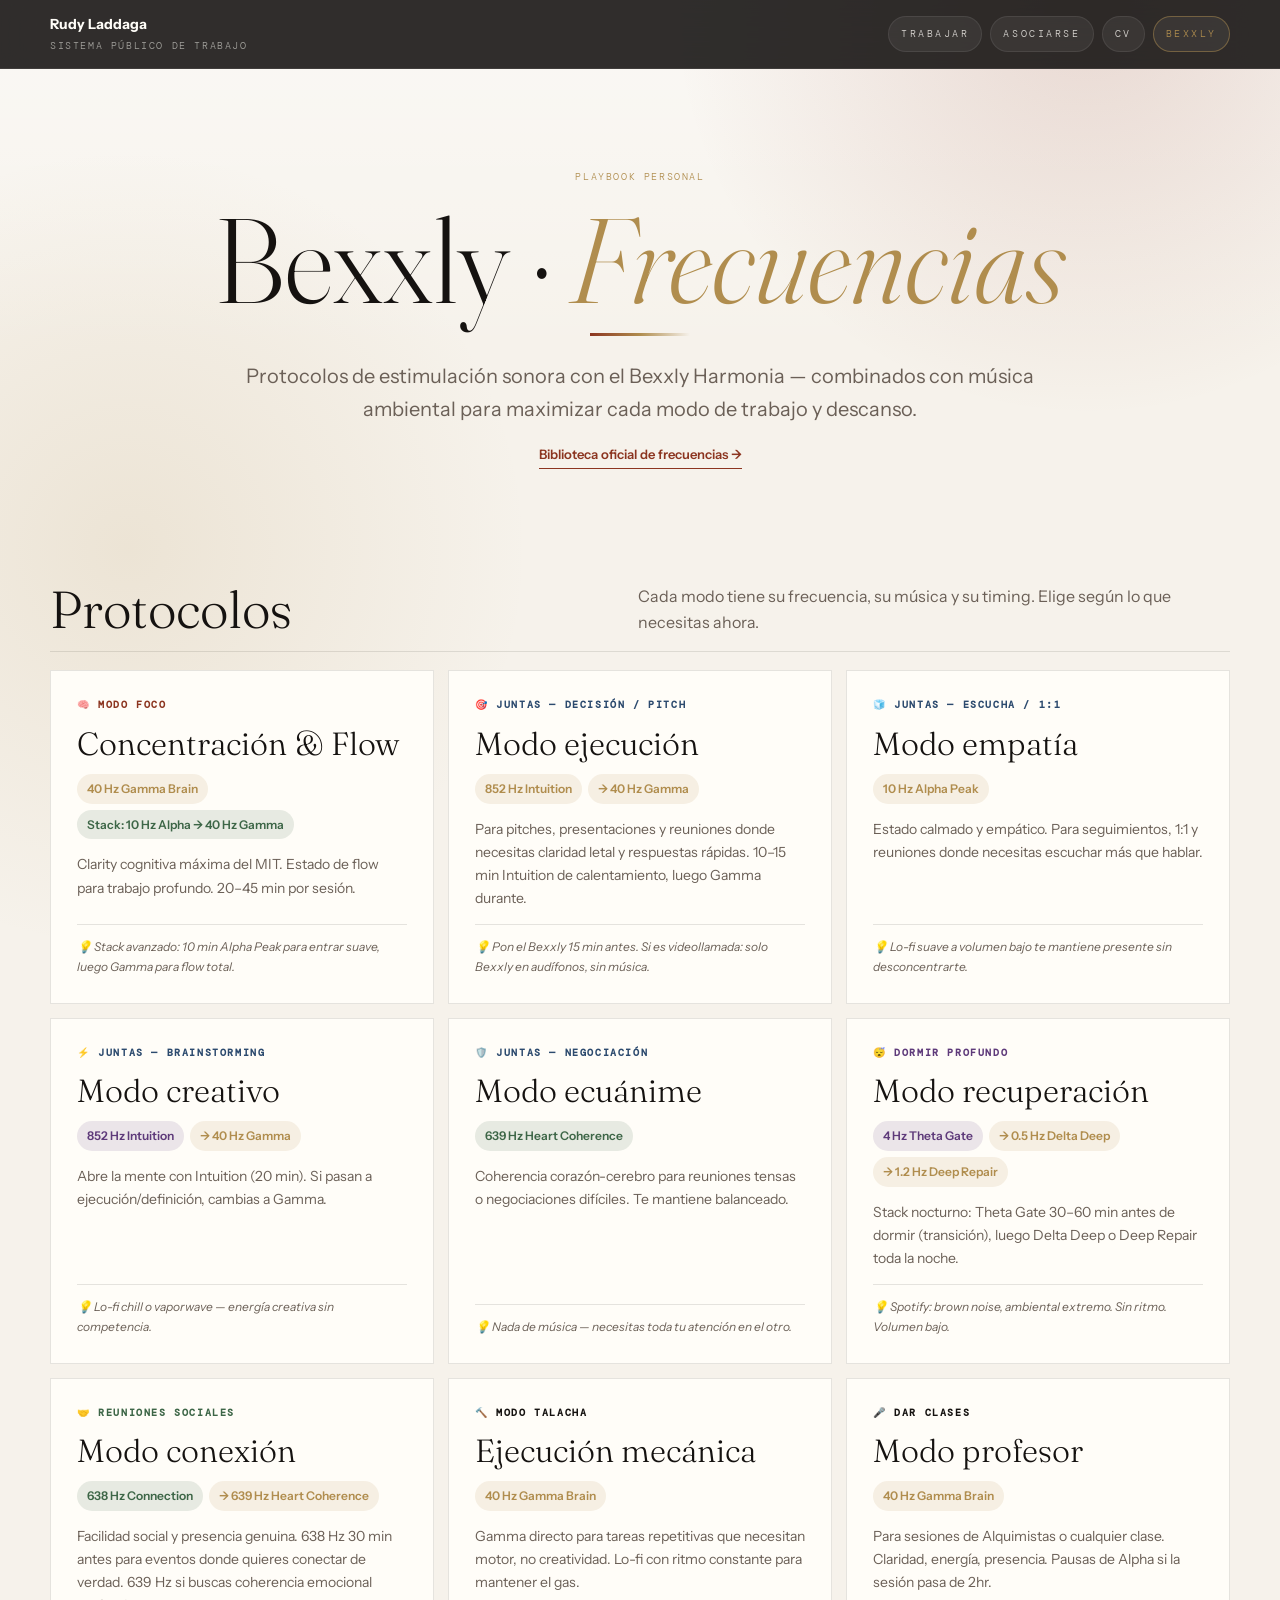
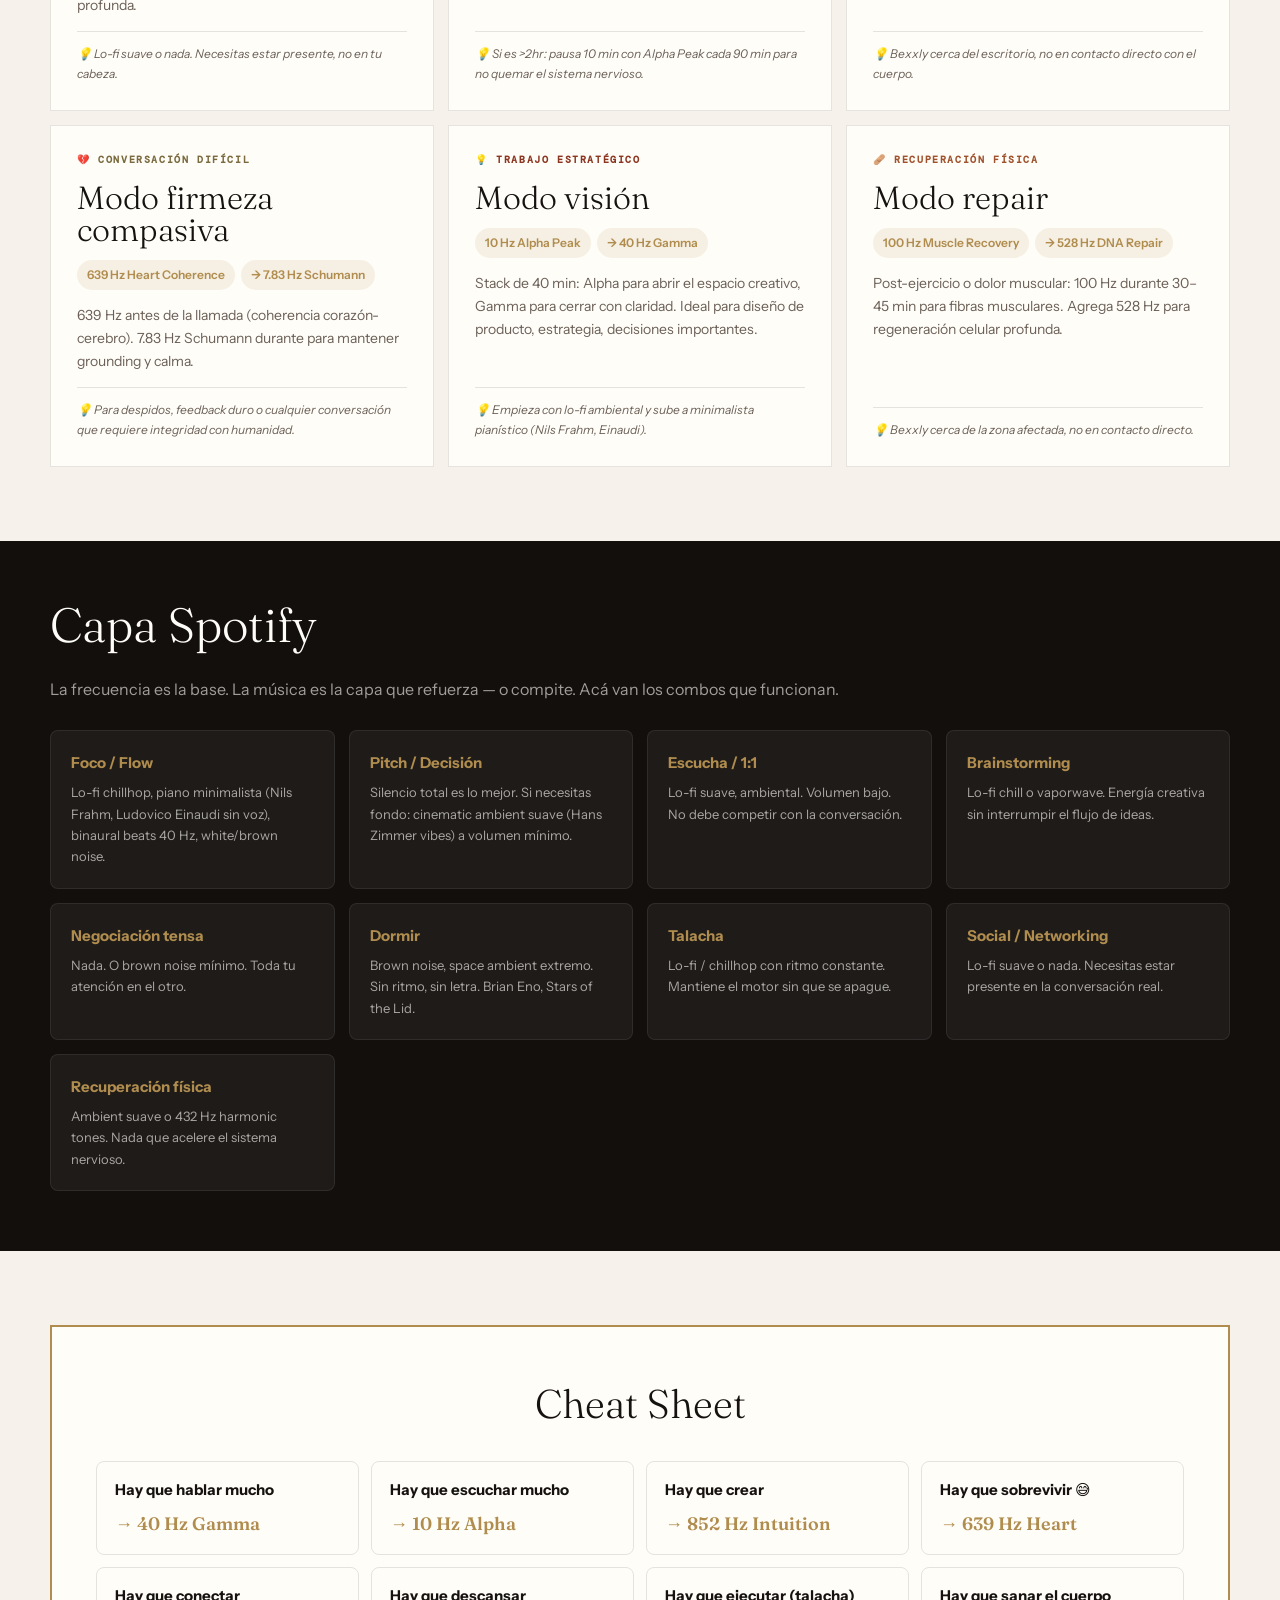
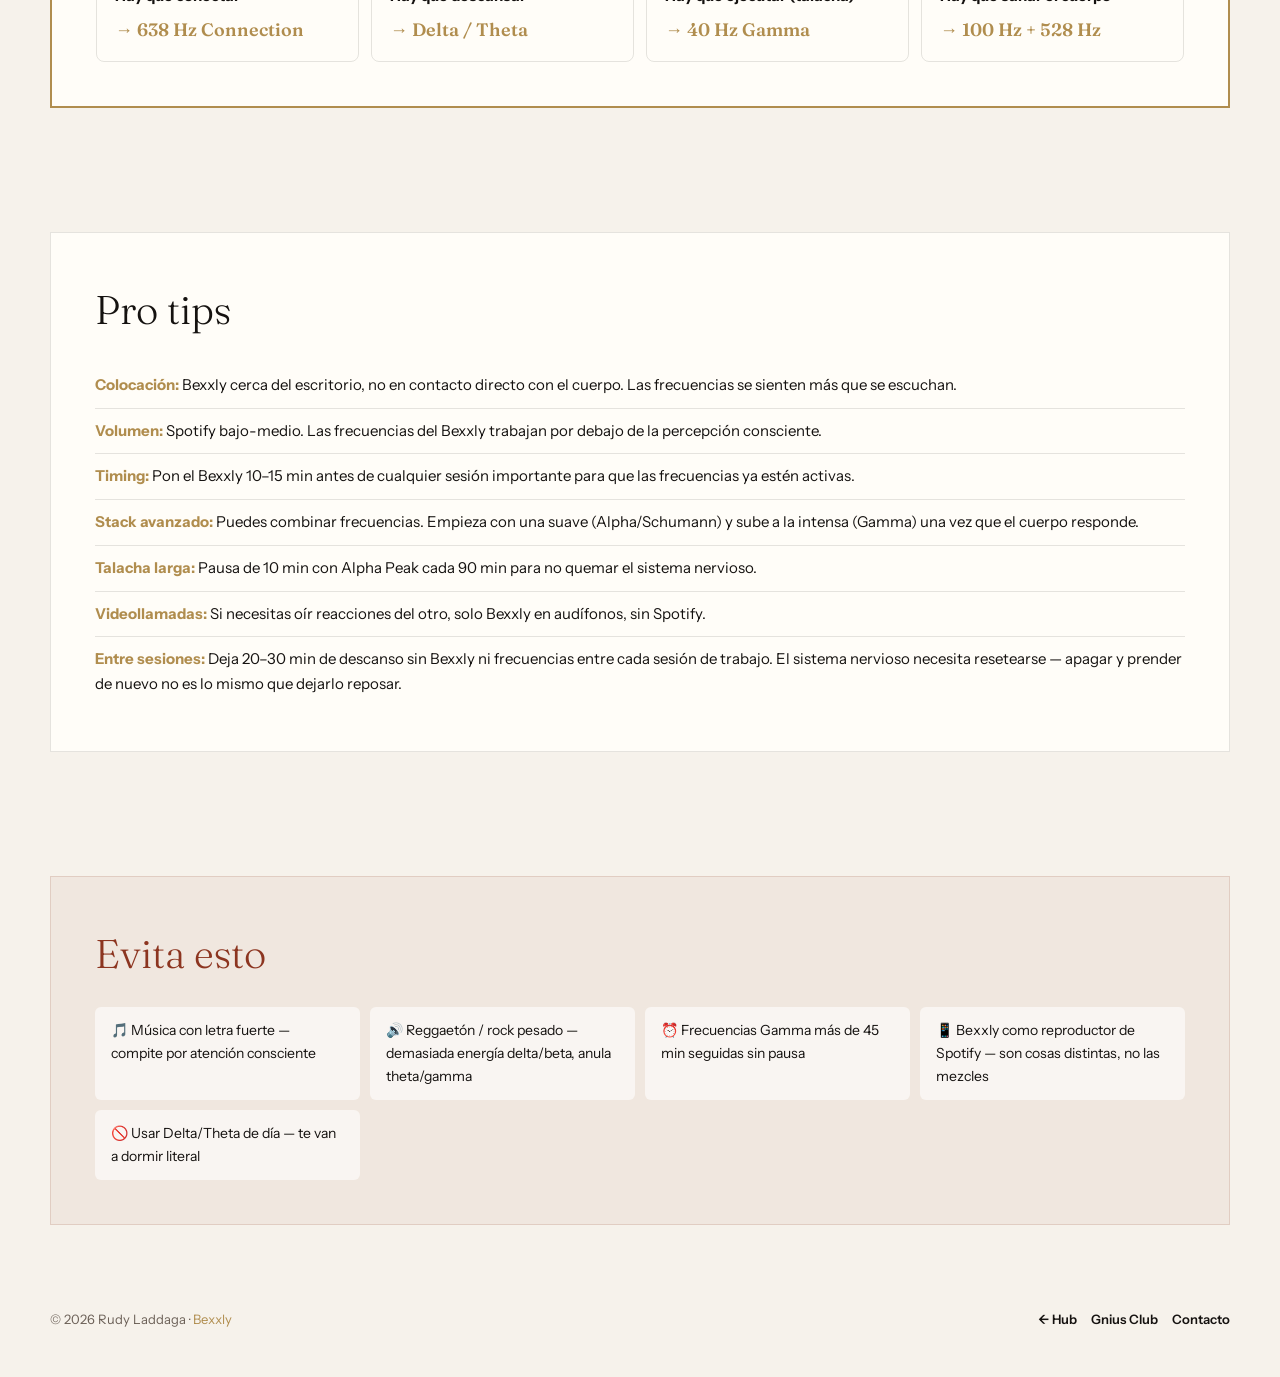
<file: bexxly/index.html>
<!DOCTYPE html>
<html lang="es">
<head>
<meta charset="UTF-8">
<meta name="viewport" content="width=device-width, initial-scale=1.0">
<title>Bexxly · Playbook de Frecuencias | Rudy Laddaga</title>
<meta name="description" content="Protocolos de frecuencias Bexxly para foco, juntas, sueño, modo talacha, networking y más. Playbook personal de Rudy Laddaga.">
<link href="https://fonts.googleapis.com/css2?family=Fraunces:ital,opsz,wght@0,9..144,300;0,9..144,500;1,9..144,300&family=Instrument+Sans:wght@300;400;500;600;700&family=DM+Mono:wght@300;400&display=swap" rel="stylesheet">
<style>
:root {
  --ink: #151210;
  --paper: #f6f2eb;
  --paper-2: #ede4d5;
  --gold: #b08d4e;
  --red: #8c3520;
  --green: #3d6647;
  --blue: #2c4a6e;
  --purple: #5e3a7a;
  --muted: #6b6057;
  --line: rgba(21, 18, 16, 0.11);
  --white: #fffdf8;
}

* { box-sizing: border-box; margin: 0; padding: 0; }
html { scroll-behavior: smooth; }

body {
  background:
    radial-gradient(circle at 10% 12%, rgba(176, 141, 78, 0.14), transparent 25rem),
    radial-gradient(circle at 85% 0%, rgba(140, 53, 32, 0.16), transparent 26rem),
    linear-gradient(180deg, rgba(255,255,255,0.52), rgba(255,255,255,0) 22rem),
    var(--paper);
  color: var(--ink);
  font-family: "Instrument Sans", system-ui, -apple-system, sans-serif;
  font-weight: 300;
  line-height: 1.65;
}

a { color: inherit; }
.mono { font-family: "DM Mono", monospace; text-transform: uppercase; letter-spacing: 0.16em; }

/* ── Topbar ── */
.topbar {
  position: sticky; top: 0; z-index: 20;
  background: rgba(15, 12, 11, 0.86);
  backdrop-filter: blur(18px);
  border-bottom: 1px solid rgba(255,255,255,0.08);
}
.topbar-inner {
  width: min(1180px, calc(100vw - 32px));
  min-height: 68px; margin: 0 auto;
  display: flex; align-items: center; justify-content: space-between; gap: 24px;
}
.brand { text-decoration: none; display: flex; flex-direction: column; gap: 2px; }
.brand strong { color: var(--white); font-size: 14px; font-weight: 700; }
.brand span { color: rgba(255,253,248,0.56); font-size: 10px; }
.nav { display: flex; gap: 8px; overflow-x: auto; scrollbar-width: none; }
.nav::-webkit-scrollbar { display: none; }
.nav a {
  text-decoration: none; color: rgba(255,253,248,0.82);
  border: 1px solid rgba(255,255,255,0.08); border-radius: 999px;
  padding: 9px 12px; font-size: 10px; white-space: nowrap;
  background: rgba(255,255,255,0.06); transition: 0.22s ease;
}
.nav a:hover { color: var(--white); border-color: rgba(176,141,78,0.42); transform: translateY(-1px); }
.nav a.active { color: var(--gold); border-color: rgba(176,141,78,0.5); }

/* ── Hero ── */
.hero {
  padding: clamp(48px, 8vw, 100px) 16px clamp(34px, 5vw, 64px);
  text-align: center;
}
.hero h1 {
  font-family: "Fraunces", Georgia, serif;
  font-weight: 300; font-size: clamp(52px, 10vw, 120px);
  line-height: 0.88; letter-spacing: 0; margin-bottom: 20px;
}
.hero h1 em { color: var(--gold); font-style: italic; }
.hero .rule { width: 100px; height: 3px; background: linear-gradient(90deg, var(--red), var(--gold), transparent); margin: 0 auto 24px; }
.hero p { max-width: 52rem; margin: 0 auto; color: var(--muted); font-size: clamp(16px, 2vw, 20px); }
.hero-link { display: inline-block; margin-top: 18px; color: var(--red); font-weight: 600; font-size: 13px; text-decoration: none; border-bottom: 1px solid var(--red); padding-bottom: 2px; }
.hero-link:hover { color: var(--gold); border-color: var(--gold); }

/* ── Section ── */
.section {
  width: min(1180px, calc(100vw - 32px));
  margin: 0 auto; padding: 50px 0;
}
.section-head {
  border-bottom: 1px solid var(--line); padding-bottom: 16px; margin-bottom: 18px;
  display: flex; align-items: end; justify-content: space-between; gap: 28px;
}
.section-head h2 {
  font-family: "Fraunces", Georgia, serif;
  font-size: clamp(28px, 4.5vw, 52px); font-weight: 300; line-height: 0.98; letter-spacing: 0;
}
.section-head p { max-width: 37rem; color: var(--muted); }

/* ── Playbook Cards ── */
.playbooks {
  display: grid; grid-template-columns: repeat(auto-fill, minmax(320px, 1fr)); gap: 14px;
}
.pb {
  background: var(--white); border: 1px solid var(--line); padding: 26px;
  display: flex; flex-direction: column; gap: 14px; transition: 0.22s ease;
  min-height: 260px;
}
.pb:hover { transform: translateY(-2px); border-color: rgba(176,141,78,0.5); box-shadow: 0 16px 50px rgba(21,18,16,0.08); }
.pb-tag { font-size: 10px; font-weight: 700; }
.pb h3 { font-family: "Fraunces", Georgia, serif; font-size: clamp(22px, 3vw, 32px); font-weight: 300; line-height: 1; letter-spacing: 0; }
.pb-freq {
  display: flex; flex-wrap: wrap; gap: 6px;
}
.pb-freq span {
  background: rgba(176,141,78,0.12); color: var(--gold);
  padding: 5px 10px; border-radius: 999px; font-size: 12px; font-weight: 600;
}
.pb-freq span.stack { background: rgba(61,102,71,0.12); color: var(--green); }
.pb-freq span.purple { background: rgba(94,58,122,0.12); color: var(--purple); }
.pb p { color: var(--muted); font-size: 14px; }
.pb .tip {
  margin-top: auto; padding-top: 12px; border-top: 1px solid var(--line);
  font-size: 12px; color: var(--muted); font-style: italic;
}

/* ── Color tags ── */
.tag-focus .pb-tag { color: var(--red); }
.tag-meeting .pb-tag { color: var(--blue); }
.tag-sleep .pb-tag { color: var(--purple); }
.tag-social .pb-tag { color: var(--green); }
.tag-work .pb-tag { color: var(--ink); }
.tag-pain .pb-tag { color: #a0522d; }
.tag-personal .pb-tag { color: #7a6a3e; }

/* ── Spotify band ── */
.spotify-band {
  background: #120f0d; color: var(--white); margin-top: 24px;
}
.spotify-inner {
  width: min(1180px, calc(100vw - 32px)); margin: 0 auto; padding: 60px 0;
}
.spotify-inner h2 {
  font-family: "Fraunces", Georgia, serif;
  font-size: clamp(28px, 4.5vw, 48px); font-weight: 300; line-height: 0.98; margin-bottom: 28px;
}
.spotify-grid {
  display: grid; grid-template-columns: repeat(auto-fill, minmax(260px, 1fr)); gap: 14px;
}
.sp-item {
  background: rgba(255,255,255,0.05); border: 1px solid rgba(255,255,255,0.08);
  padding: 20px; border-radius: 8px;
}
.sp-item strong { display: block; font-size: 15px; margin-bottom: 6px; color: var(--gold); }
.sp-item p { color: rgba(255,253,248,0.62); font-size: 13px; }

/* ── Cheat Sheet ── */
.cheat {
  background: var(--white); border: 2px solid var(--gold); padding: clamp(24px, 4vw, 44px);
  margin-top: 24px;
}
.cheat h2 {
  font-family: "Fraunces", Georgia, serif;
  font-size: clamp(24px, 3.5vw, 40px); font-weight: 300; margin-bottom: 24px; text-align: center;
}
.cheat-grid {
  display: grid; grid-template-columns: repeat(auto-fill, minmax(220px, 1fr)); gap: 12px;
}
.cheat-item {
  padding: 16px 18px; border: 1px solid var(--line); border-radius: 8px;
  display: flex; flex-direction: column; gap: 6px;
}
.cheat-item .q { font-weight: 700; font-size: 15px; }
.cheat-item .a { color: var(--gold); font-weight: 600; font-size: 18px; font-family: "Fraunces", Georgia, serif; }

/* ── Pro Tips ── */
.tips {
  margin-top: 24px; padding: clamp(24px, 4vw, 44px);
  background: var(--white); border: 1px solid var(--line);
}
.tips h2 { font-family: "Fraunces", Georgia, serif; font-size: clamp(24px, 3.5vw, 40px); font-weight: 300; margin-bottom: 20px; }
.tips ul { list-style: none; padding: 0; }
.tips li { padding: 10px 0; border-bottom: 1px solid var(--line); font-size: 15px; color: var(--ink); }
.tips li:last-child { border-bottom: none; }
.tips li strong { color: var(--gold); }

/* ── Avoid ── */
.avoid {
  margin-top: 24px; padding: clamp(24px, 4vw, 44px);
  background: rgba(140, 53, 32, 0.06); border: 1px solid rgba(140, 53, 32, 0.15);
}
.avoid h2 { font-family: "Fraunces", Georgia, serif; font-size: clamp(24px, 3.5vw, 40px); font-weight: 300; margin-bottom: 20px; color: var(--red); }
.avoid ul { list-style: none; padding: 0; display: grid; grid-template-columns: repeat(auto-fill, minmax(260px, 1fr)); gap: 10px; }
.avoid li { padding: 12px 16px; background: rgba(255,255,255,0.6); border-radius: 6px; font-size: 14px; }

/* ── Footer ── */
.foot {
  width: min(1180px, calc(100vw - 32px)); margin: 0 auto; padding: 34px 0 46px;
  display: flex; justify-content: space-between; gap: 20px; color: var(--muted); font-size: 13px;
}
.foot-links { display: flex; gap: 14px; flex-wrap: wrap; }
.foot-links a { color: var(--ink); text-decoration: none; font-weight: 600; }

/* ── Responsive ── */
@media (max-width: 860px) {
  .topbar-inner { align-items: flex-start; flex-direction: column; padding: 14px 0; min-height: 0; }
  .section-head { display: block; }
  .section-head p { margin-top: 10px; }
  .playbooks { grid-template-columns: 1fr; }
  .foot { display: block; }
  .foot-links { margin-top: 12px; }
}
</style>
</head>
<body>
<header class="topbar">
  <div class="topbar-inner">
    <a class="brand" href="../" aria-label="Inicio">
      <strong>Rudy Laddaga</strong>
      <span class="mono">Sistema público de trabajo</span>
    </a>
    <nav class="nav mono" aria-label="Navegación principal">
      <a href="../trabajar/">Trabajar</a>
      <a href="../asociarse/">Asociarse</a>
      <a href="../cv/">CV</a>
      <a href="./" class="active">Bexxly</a>
    </nav>
  </div>
</header>

<main>

  <section class="hero">
    <div class="eyebrow mono" style="color:var(--gold);font-size:10px;margin-bottom:22px;">Playbook personal</div>
    <h1>Bexxly · <em>Frecuencias</em></h1>
    <div class="rule"></div>
    <p>Protocolos de estimulación sonora con el Bexxly Harmonia — combinados con música ambiental para maximizar cada modo de trabajo y descanso.</p>
    <a class="hero-link" href="https://bexxly.com/pages/frequency" target="_blank" rel="noreferrer">Biblioteca oficial de frecuencias →</a>
  </section>

  <!-- PLAYBOOKS -->
  <section class="section" id="playbooks">
    <div class="section-head">
      <h2>Protocolos</h2>
      <p>Cada modo tiene su frecuencia, su música y su timing. Elige según lo que necesitas ahora.</p>
    </div>
    <div class="playbooks">

      <!-- Foco -->
      <article class="pb tag-focus">
        <div class="pb-tag mono">🧠 Modo foco</div>
        <h3>Concentración & Flow</h3>
        <div class="pb-freq">
          <span>40 Hz Gamma Brain</span>
          <span class="stack">Stack: 10 Hz Alpha → 40 Hz Gamma</span>
        </div>
        <p>Clarity cognitiva máxima del MIT. Estado de flow para trabajo profundo. 20–45 min por sesión.</p>
        <div class="tip">💡 Stack avanzado: 10 min Alpha Peak para entrar suave, luego Gamma para flow total.</div>
      </article>

      <!-- Juntas: Decisión -->
      <article class="pb tag-meeting">
        <div class="pb-tag mono">🎯 Juntas — Decisión / Pitch</div>
        <h3>Modo ejecución</h3>
        <div class="pb-freq">
          <span>852 Hz Intuition</span>
          <span>→ 40 Hz Gamma</span>
        </div>
        <p>Para pitches, presentaciones y reuniones donde necesitas claridad letal y respuestas rápidas. 10–15 min Intuition de calentamiento, luego Gamma durante.</p>
        <div class="tip">💡 Pon el Bexxly 15 min antes. Si es videollamada: solo Bexxly en audífonos, sin música.</div>
      </article>

      <!-- Juntas: Escucha -->
      <article class="pb tag-meeting">
        <div class="pb-tag mono">🧊 Juntas — Escucha / 1:1</div>
        <h3>Modo empatía</h3>
        <div class="pb-freq">
          <span>10 Hz Alpha Peak</span>
        </div>
        <p>Estado calmado y empático. Para seguimientos, 1:1 y reuniones donde necesitas escuchar más que hablar.</p>
        <div class="tip">💡 Lo-fi suave a volumen bajo te mantiene presente sin desconcentrarte.</div>
      </article>

      <!-- Juntas: Brainstorming -->
      <article class="pb tag-meeting">
        <div class="pb-tag mono">⚡ Juntas — Brainstorming</div>
        <h3>Modo creativo</h3>
        <div class="pb-freq">
          <span class="purple">852 Hz Intuition</span>
          <span>→ 40 Hz Gamma</span>
        </div>
        <p>Abre la mente con Intuition (20 min). Si pasan a ejecución/definición, cambias a Gamma.</p>
        <div class="tip">💡 Lo-fi chill o vaporwave — energía creativa sin competencia.</div>
      </article>

      <!-- Juntas: Tensa -->
      <article class="pb tag-meeting">
        <div class="pb-tag mono">🛡️ Juntas — Negociación</div>
        <h3>Modo ecuánime</h3>
        <div class="pb-freq">
          <span class="stack">639 Hz Heart Coherence</span>
        </div>
        <p>Coherencia corazón-cerebro para reuniones tensas o negociaciones difíciles. Te mantiene balanceado.</p>
        <div class="tip">💡 Nada de música — necesitas toda tu atención en el otro.</div>
      </article>

      <!-- Dormir -->
      <article class="pb tag-sleep">
        <div class="pb-tag mono">😴 Dormir profundo</div>
        <h3>Modo recuperación</h3>
        <div class="pb-freq">
          <span class="purple">4 Hz Theta Gate</span>
          <span>→ 0.5 Hz Delta Deep</span>
          <span>→ 1.2 Hz Deep Repair</span>
        </div>
        <p>Stack nocturno: Theta Gate 30–60 min antes de dormir (transición), luego Delta Deep o Deep Repair toda la noche.</p>
        <div class="tip">💡 Spotify: brown noise, ambiental extremo. Sin ritmo. Volumen bajo.</div>
      </article>

      <!-- Social -->
      <article class="pb tag-social">
        <div class="pb-tag mono">🤝 Reuniones sociales</div>
        <h3>Modo conexión</h3>
        <div class="pb-freq">
          <span class="stack">638 Hz Connection</span>
          <span>→ 639 Hz Heart Coherence</span>
        </div>
        <p>Facilidad social y presencia genuina. 638 Hz 30 min antes para eventos donde quieres conectar de verdad. 639 Hz si buscas coherencia emocional profunda.</p>
        <div class="tip">💡 Lo-fi suave o nada. Necesitas estar presente, no en tu cabeza.</div>
      </article>

      <!-- Talacha -->
      <article class="pb tag-work">
        <div class="pb-tag mono">🔨 Modo talacha</div>
        <h3>Ejecución mecánica</h3>
        <div class="pb-freq">
          <span>40 Hz Gamma Brain</span>
        </div>
        <p>Gamma directo para tareas repetitivas que necesitan motor, no creatividad. Lo-fi con ritmo constante para mantener el gas.</p>
        <div class="tip">💡 Si es >2hr: pausa 10 min con Alpha Peak cada 90 min para no quemar el sistema nervioso.</div>
      </article>

      <!-- Clases -->
      <article class="pb tag-work">
        <div class="pb-tag mono">🎤 Dar clases</div>
        <h3>Modo profesor</h3>
        <div class="pb-freq">
          <span>40 Hz Gamma Brain</span>
        </div>
        <p>Para sesiones de Alquimistas o cualquier clase. Claridad, energía, presencia. Pausas de Alpha si la sesión pasa de 2hr.</p>
        <div class="tip">💡 Bexxly cerca del escritorio, no en contacto directo con el cuerpo.</div>
      </article>

      <!-- Conversación difícil -->
      <article class="pb tag-personal">
        <div class="pb-tag mono">💔 Conversación difícil</div>
        <h3>Modo firmeza compasiva</h3>
        <div class="pb-freq">
          <span>639 Hz Heart Coherence</span>
          <span>→ 7.83 Hz Schumann</span>
        </div>
        <p>639 Hz antes de la llamada (coherencia corazón-cerebro). 7.83 Hz Schumann durante para mantener grounding y calma.</p>
        <div class="tip">💡 Para despidos, feedback duro o cualquier conversación que requiere integridad con humanidad.</div>
      </article>

      <!-- Trabajo estratégico -->
      <article class="pb tag-focus">
        <div class="pb-tag mono">💡 Trabajo estratégico</div>
        <h3>Modo visión</h3>
        <div class="pb-freq">
          <span>10 Hz Alpha Peak</span>
          <span>→ 40 Hz Gamma</span>
        </div>
        <p>Stack de 40 min: Alpha para abrir el espacio creativo, Gamma para cerrar con claridad. Ideal para diseño de producto, estrategia, decisiones importantes.</p>
        <div class="tip">💡 Empieza con lo-fi ambiental y sube a minimalista pianístico (Nils Frahm, Einaudi).</div>
      </article>

      <!-- Recuperación física -->
      <article class="pb tag-pain">
        <div class="pb-tag mono">🩹 Recuperación física</div>
        <h3>Modo repair</h3>
        <div class="pb-freq">
          <span>100 Hz Muscle Recovery</span>
          <span>→ 528 Hz DNA Repair</span>
        </div>
        <p>Post-ejercicio o dolor muscular: 100 Hz durante 30–45 min para fibras musculares. Agrega 528 Hz para regeneración celular profunda.</p>
        <div class="tip">💡 Bexxly cerca de la zona afectada, no en contacto directo.</div>
      </article>

    </div>
  </section>

  <!-- SPOTIFY COMBOS -->
  <section class="spotify-band">
    <div class="spotify-inner">
      <h2>Capa Spotify</h2>
      <p style="color:rgba(255,253,248,0.6);max-width:50rem;margin-bottom:28px;">La frecuencia es la base. La música es la capa que refuerza — o compite. Acá van los combos que funcionan.</p>
      <div class="spotify-grid">
        <div class="sp-item">
          <strong>Foco / Flow</strong>
          <p>Lo-fi chillhop, piano minimalista (Nils Frahm, Ludovico Einaudi sin voz), binaural beats 40 Hz, white/brown noise.</p>
        </div>
        <div class="sp-item">
          <strong>Pitch / Decisión</strong>
          <p>Silencio total es lo mejor. Si necesitas fondo: cinematic ambient suave (Hans Zimmer vibes) a volumen mínimo.</p>
        </div>
        <div class="sp-item">
          <strong>Escucha / 1:1</strong>
          <p>Lo-fi suave, ambiental. Volumen bajo. No debe competir con la conversación.</p>
        </div>
        <div class="sp-item">
          <strong>Brainstorming</strong>
          <p>Lo-fi chill o vaporwave. Energía creativa sin interrumpir el flujo de ideas.</p>
        </div>
        <div class="sp-item">
          <strong>Negociación tensa</strong>
          <p>Nada. O brown noise mínimo. Toda tu atención en el otro.</p>
        </div>
        <div class="sp-item">
          <strong>Dormir</strong>
          <p>Brown noise, space ambient extremo. Sin ritmo, sin letra. Brian Eno, Stars of the Lid.</p>
        </div>
        <div class="sp-item">
          <strong>Talacha</strong>
          <p>Lo-fi / chillhop con ritmo constante. Mantiene el motor sin que se apague.</p>
        </div>
        <div class="sp-item">
          <strong>Social / Networking</strong>
          <p>Lo-fi suave o nada. Necesitas estar presente en la conversación real.</p>
        </div>
        <div class="sp-item">
          <strong>Recuperación física</strong>
          <p>Ambient suave o 432 Hz harmonic tones. Nada que acelere el sistema nervioso.</p>
        </div>
      </div>
    </div>
  </section>

  <!-- CHEAT SHEET -->
  <section class="section">
    <div class="cheat">
      <h2>Cheat Sheet</h2>
      <div class="cheat-grid">
        <div class="cheat-item">
          <span class="q">Hay que hablar mucho</span>
          <span class="a">→ 40 Hz Gamma</span>
        </div>
        <div class="cheat-item">
          <span class="q">Hay que escuchar mucho</span>
          <span class="a">→ 10 Hz Alpha</span>
        </div>
        <div class="cheat-item">
          <span class="q">Hay que crear</span>
          <span class="a">→ 852 Hz Intuition</span>
        </div>
        <div class="cheat-item">
          <span class="q">Hay que sobrevivir 😅</span>
          <span class="a">→ 639 Hz Heart</span>
        </div>
        <div class="cheat-item">
          <span class="q">Hay que conectar</span>
          <span class="a">→ 638 Hz Connection</span>
        </div>
        <div class="cheat-item">
          <span class="q">Hay que descansar</span>
          <span class="a">→ Delta / Theta</span>
        </div>
        <div class="cheat-item">
          <span class="q">Hay que ejecutar (talacha)</span>
          <span class="a">→ 40 Hz Gamma</span>
        </div>
        <div class="cheat-item">
          <span class="q">Hay que sanar el cuerpo</span>
          <span class="a">→ 100 Hz + 528 Hz</span>
        </div>
      </div>
    </div>
  </section>

  <!-- TIPS -->
  <section class="section">
    <div class="tips">
      <h2>Pro tips</h2>
      <ul>
        <li><strong>Colocación:</strong> Bexxly cerca del escritorio, no en contacto directo con el cuerpo. Las frecuencias se sienten más que se escuchan.</li>
        <li><strong>Volumen:</strong> Spotify bajo-medio. Las frecuencias del Bexxly trabajan por debajo de la percepción consciente.</li>
        <li><strong>Timing:</strong> Pon el Bexxly 10–15 min antes de cualquier sesión importante para que las frecuencias ya estén activas.</li>
        <li><strong>Stack avanzado:</strong> Puedes combinar frecuencias. Empieza con una suave (Alpha/Schumann) y sube a la intensa (Gamma) una vez que el cuerpo responde.</li>
        <li><strong>Talacha larga:</strong> Pausa de 10 min con Alpha Peak cada 90 min para no quemar el sistema nervioso.</li>
        <li><strong>Videollamadas:</strong> Si necesitas oír reacciones del otro, solo Bexxly en audífonos, sin Spotify.</li>
        <li><strong>Entre sesiones:</strong> Deja 20–30 min de descanso sin Bexxly ni frecuencias entre cada sesión de trabajo. El sistema nervioso necesita resetearse — apagar y prender de nuevo no es lo mismo que dejarlo reposar.</li>
      </ul>
    </div>
  </section>

  <!-- AVOID -->
  <section class="section">
    <div class="avoid">
      <h2>Evita esto</h2>
      <ul>
        <li>🎵 Música con letra fuerte — compite por atención consciente</li>
        <li>🔊 Reggaetón / rock pesado — demasiada energía delta/beta, anula theta/gamma</li>
        <li>⏰ Frecuencias Gamma más de 45 min seguidas sin pausa</li>
        <li>📱 Bexxly como reproductor de Spotify — son cosas distintas, no las mezcles</li>
        <li>🚫 Usar Delta/Theta de día — te van a dormir literal</li>
      </ul>
    </div>
  </section>

</main>

<footer class="foot">
  <div>© 2026 Rudy Laddaga · <a href="https://bexxly.com" target="_blank" rel="noreferrer" style="color:var(--gold);text-decoration:none;">Bexxly</a></div>
  <div class="foot-links">
    <a href="../" style="font-weight:600;text-decoration:none;color:var(--ink);">← Hub</a>
    <a href="https://gnius.club" target="_blank" rel="noreferrer">Gnius Club</a>
    <a href="mailto:rudy@gnius.club">Contacto</a>
  </div>
</footer>

</body>
</html>
</file>
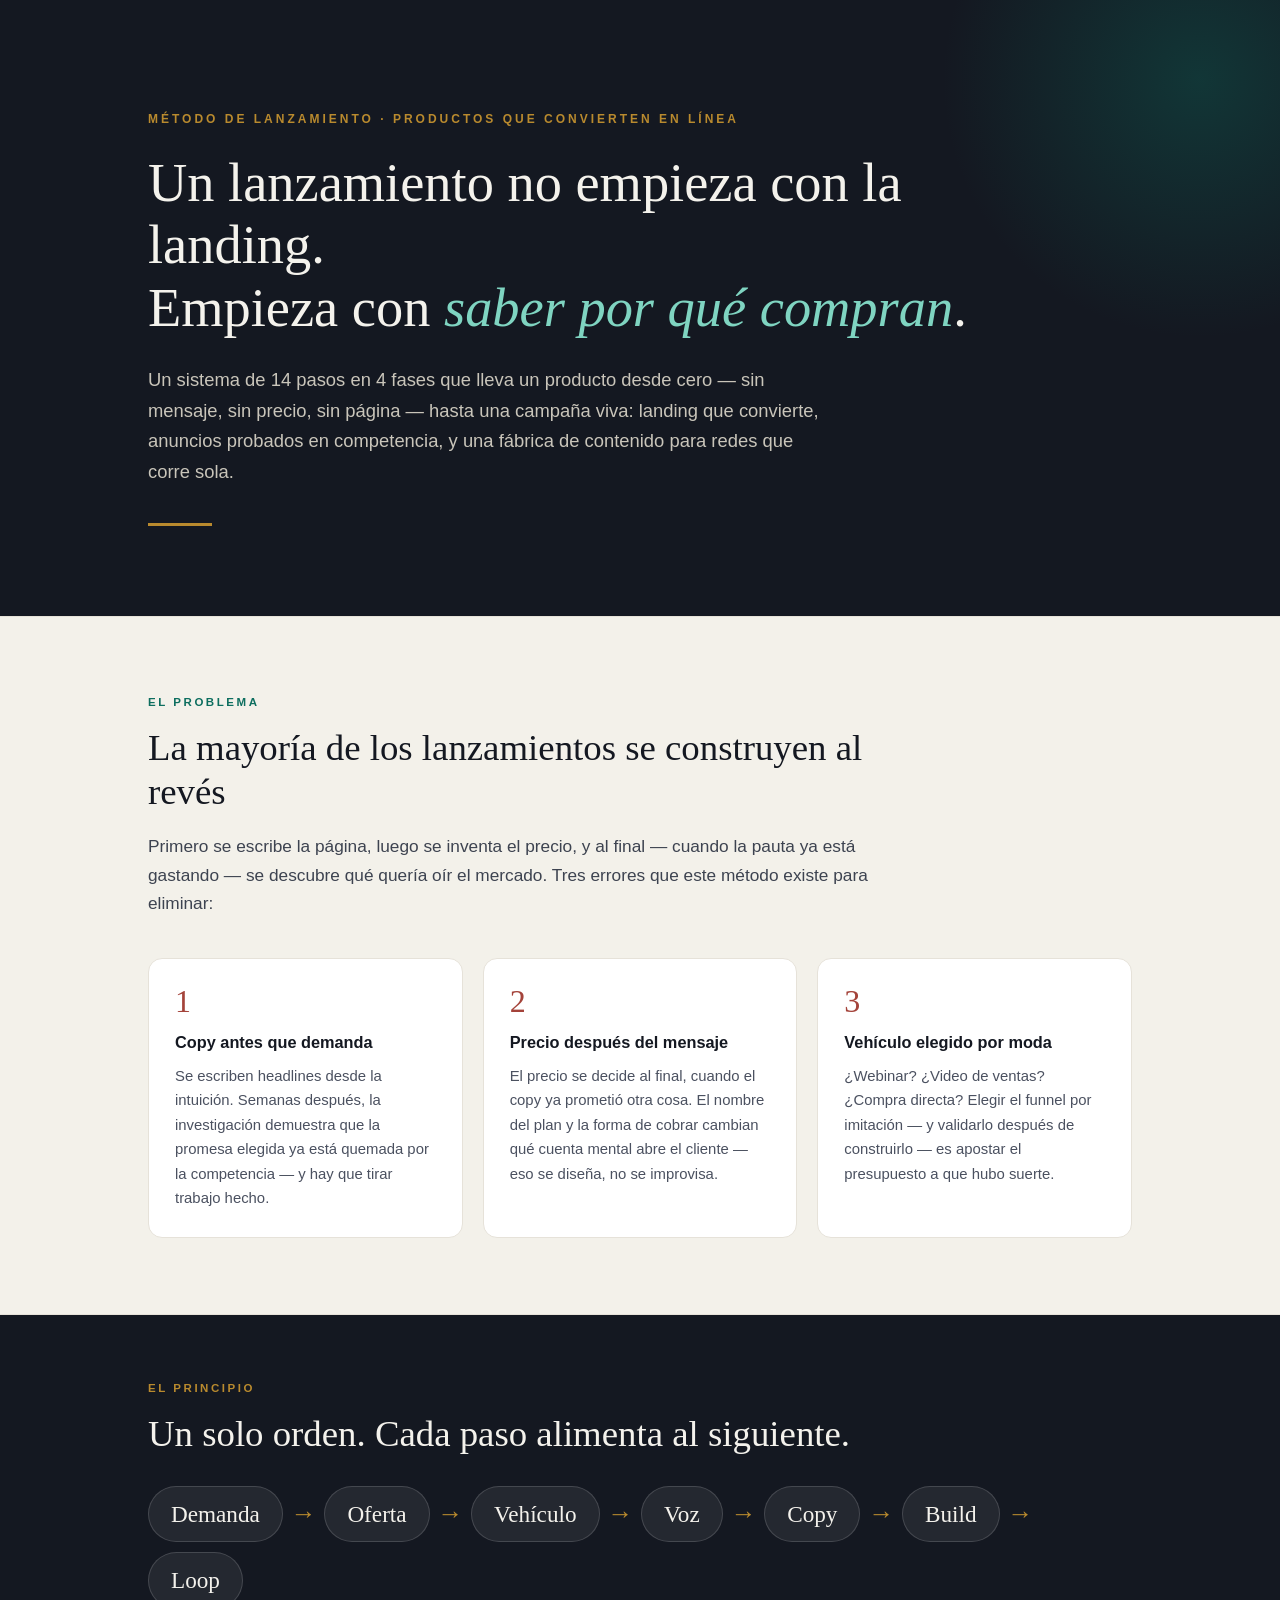
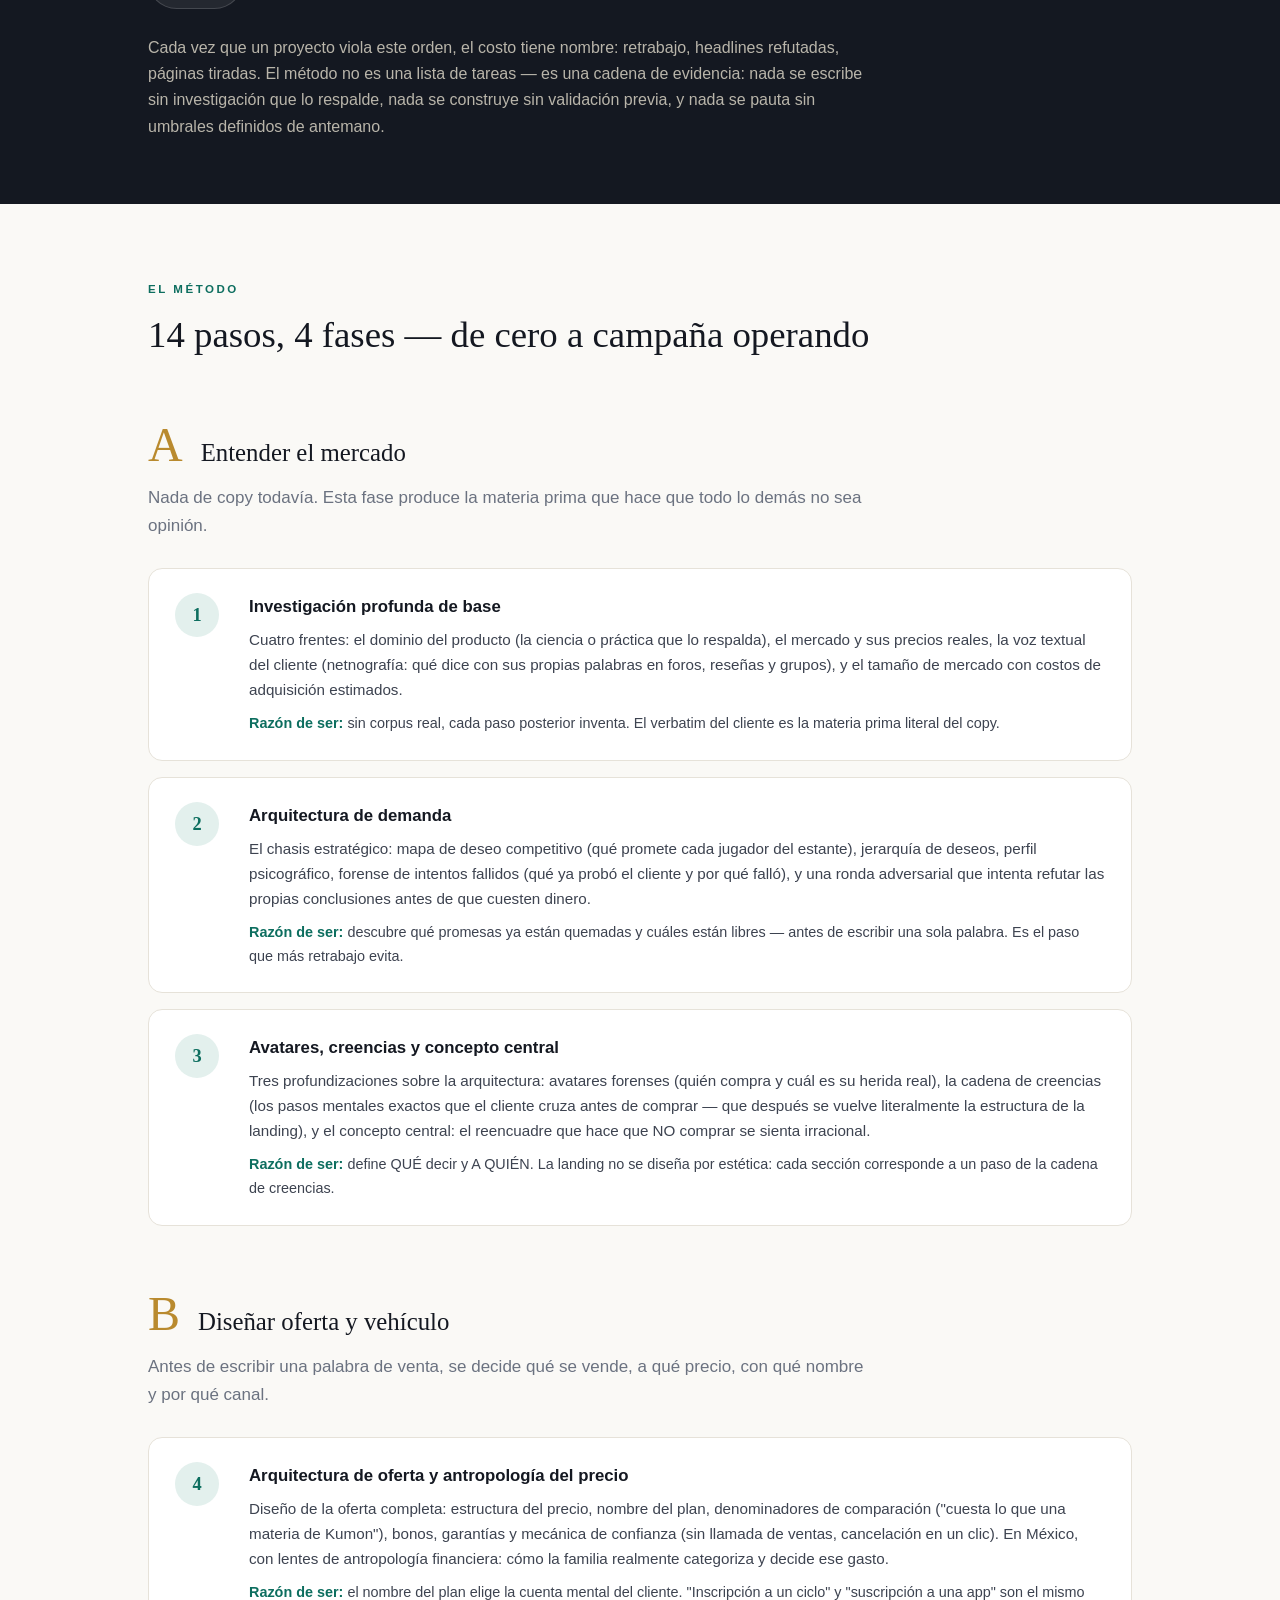
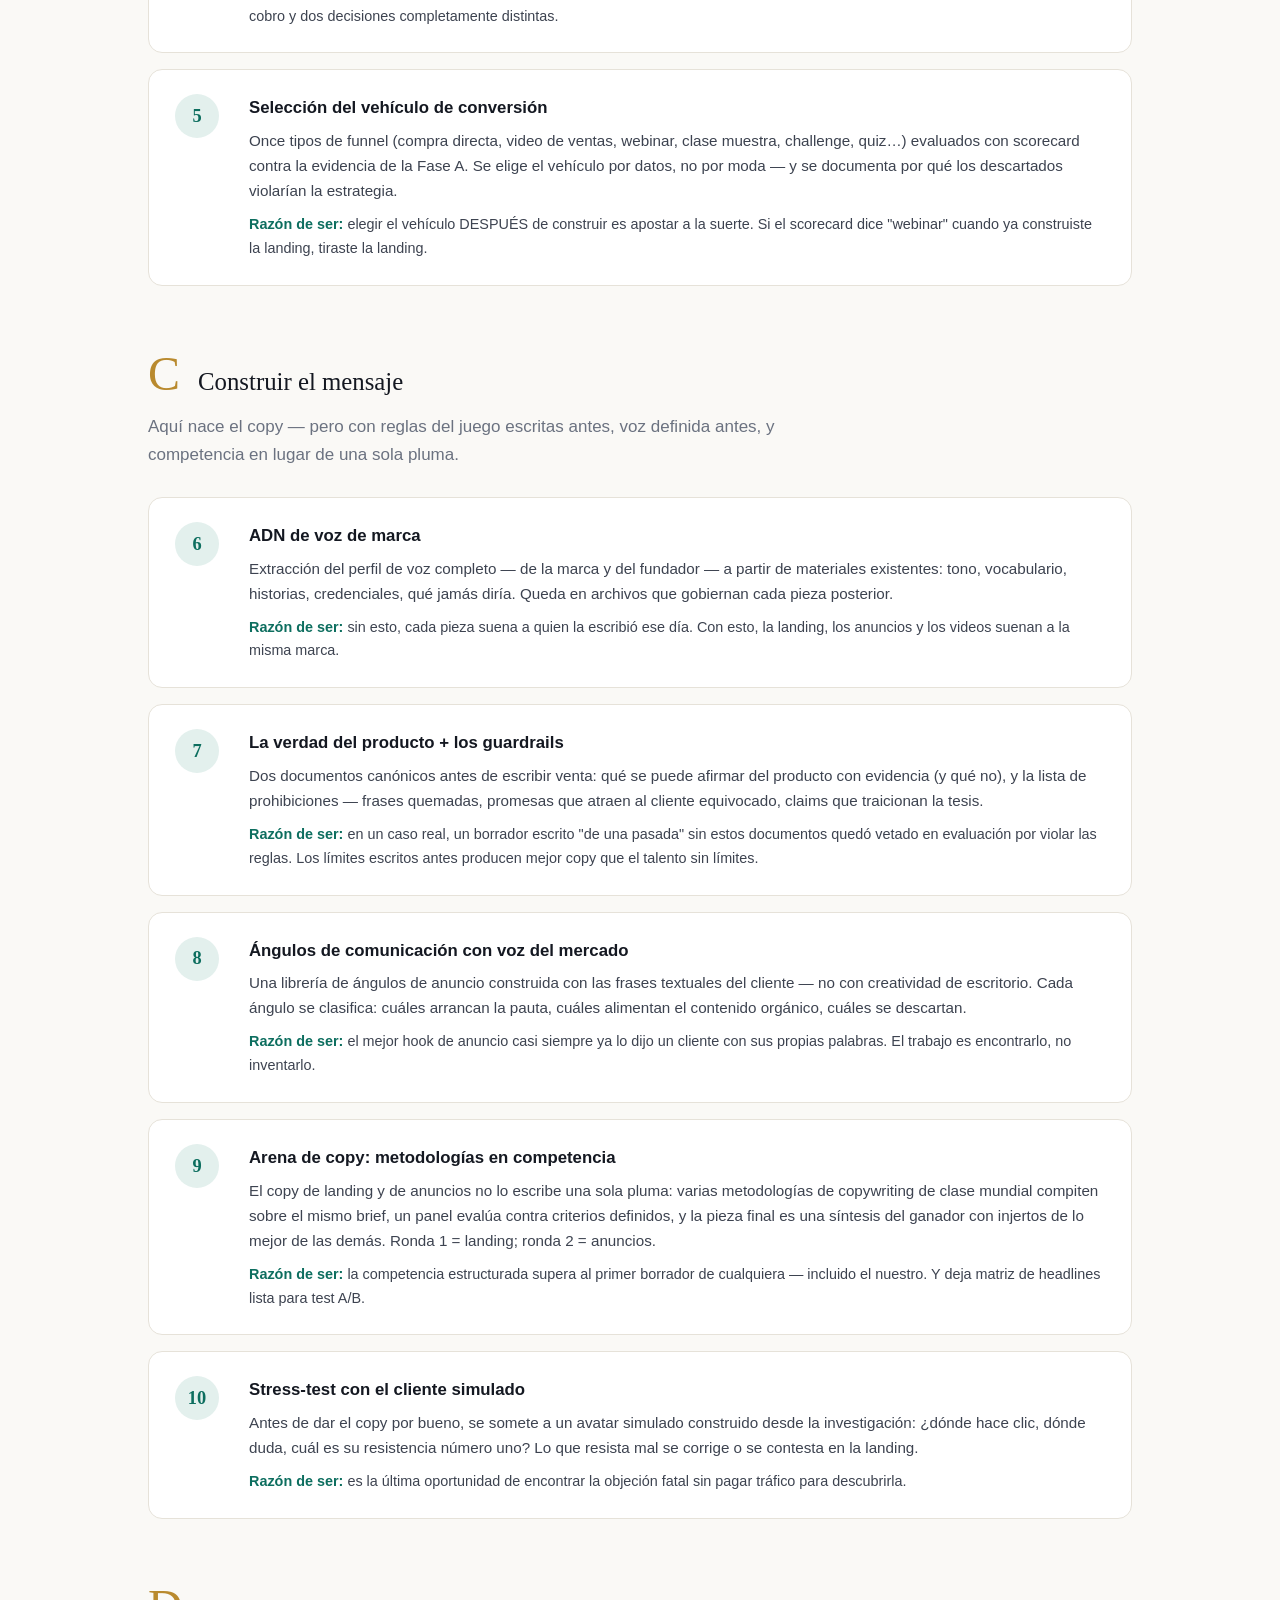
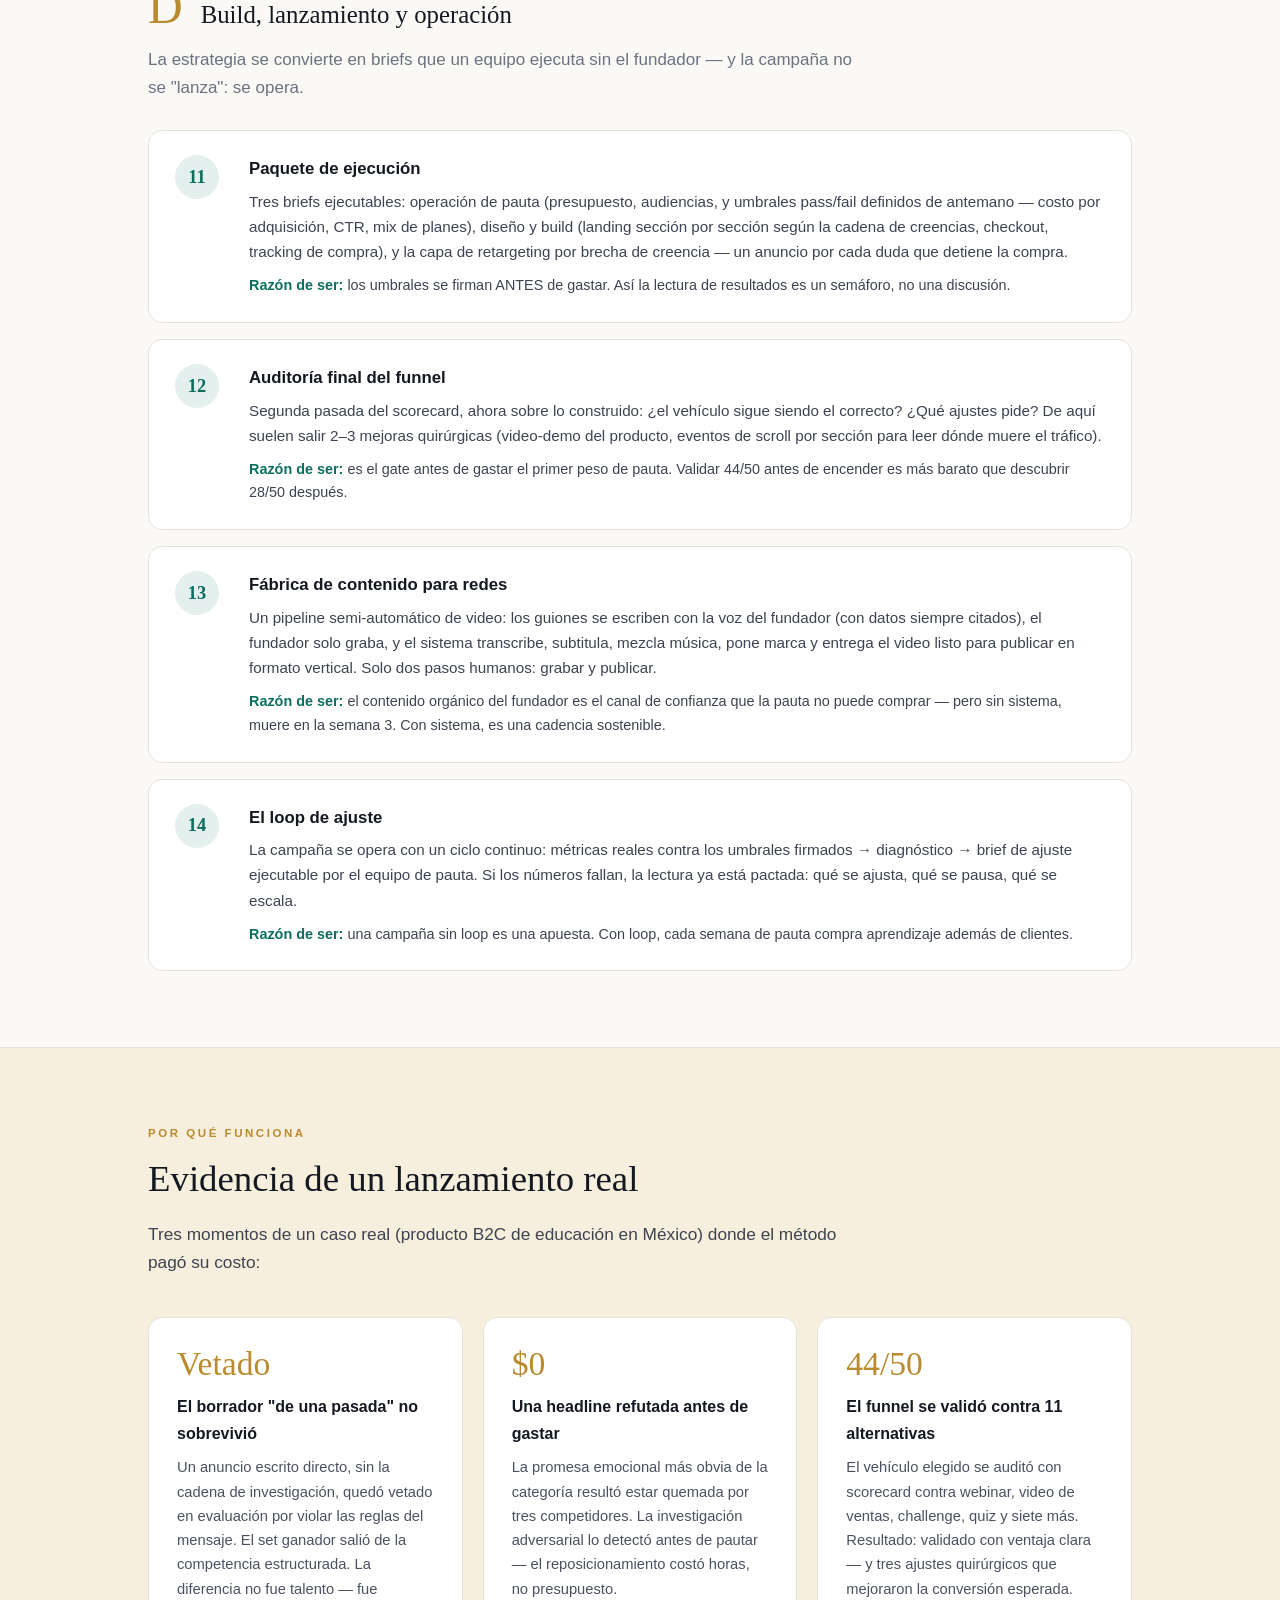
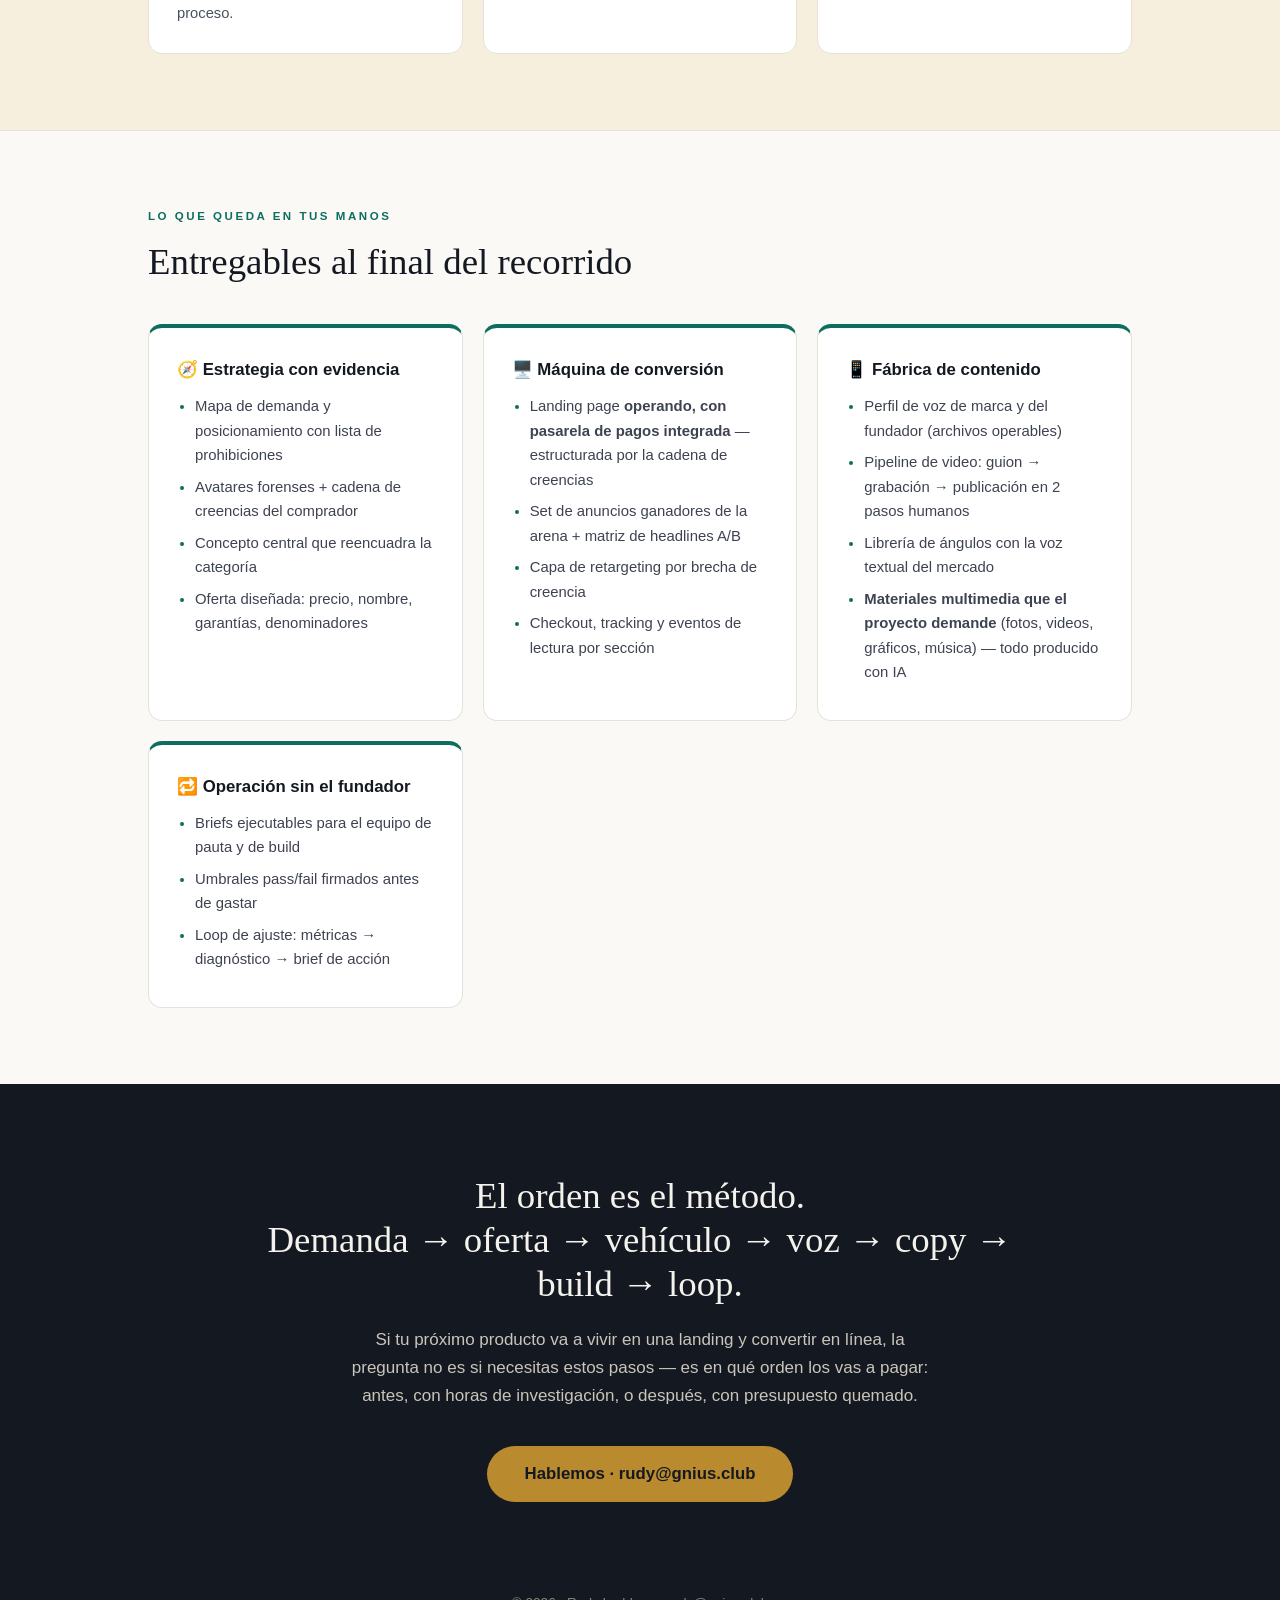
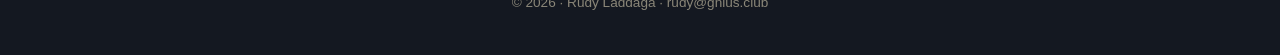
<file: metodo-lanzamiento/index.html>
<!DOCTYPE html>
<html lang="es">
<head>
<meta charset="UTF-8">
<meta name="viewport" content="width=device-width, initial-scale=1.0">
<meta name="robots" content="noindex,nofollow,noarchive">
<title>El Método — De la investigación a la campaña viva</title>
<style>
  :root{
    --ink:#141821; --paper:#faf9f6; --card:#ffffff; --line:#e6e2d9;
    --accent:#0d6e5f; --accent-soft:#e3f0ed; --gold:#b98a2e; --gold-soft:#f7efdd;
    --muted:#6b7280; --danger:#a4433a; --danger-soft:#f6e8e6;
  }
  *{box-sizing:border-box; margin:0; padding:0;}
  html{scroll-behavior:smooth;}
  body{font-family:-apple-system,BlinkMacSystemFont,"Segoe UI",Roboto,sans-serif; background:var(--paper); color:var(--ink); line-height:1.65; font-size:17px;}
  .wrap{max-width:1040px; margin:0 auto; padding:0 28px;}
  .serif{font-family:Georgia,"Times New Roman",serif;}

  /* HERO */
  .hero{background:var(--ink); color:#f4f2ec; padding:110px 0 90px; position:relative; overflow:hidden;}
  .hero::after{content:""; position:absolute; right:-180px; top:-180px; width:520px; height:520px; border-radius:50%; background:radial-gradient(circle,rgba(13,110,95,.35),transparent 70%);}
  .hero .kicker{letter-spacing:.25em; text-transform:uppercase; font-size:.75rem; color:var(--gold); margin-bottom:22px; font-weight:600;}
  .hero h1{font-family:Georgia,serif; font-size:clamp(2.1rem,5vw,3.4rem); line-height:1.15; font-weight:400; max-width:820px;}
  .hero h1 em{color:#7fd4c1; font-style:italic;}
  .hero p.lead{margin-top:26px; font-size:1.15rem; color:#c9c5ba; max-width:680px;}
  .hero .rule-line{width:64px; height:3px; background:var(--gold); margin-top:36px;}

  /* SECTION BASICS */
  section{padding:76px 0;}
  .kicker{letter-spacing:.22em; text-transform:uppercase; font-size:.72rem; color:var(--accent); font-weight:700; margin-bottom:14px;}
  h2{font-family:Georgia,serif; font-size:clamp(1.6rem,3.4vw,2.3rem); font-weight:400; line-height:1.2; max-width:760px;}
  .lead{font-size:1.08rem; color:#3d4350; max-width:720px; margin-top:18px;}
  .muted{color:var(--muted);}

  /* PROBLEM */
  .problem{background:#f3f1ea; border-top:1px solid var(--line); border-bottom:1px solid var(--line);}
  .prob-grid{display:grid; grid-template-columns:repeat(auto-fit,minmax(260px,1fr)); gap:20px; margin-top:40px;}
  .prob-card{background:var(--card); border:1px solid var(--line); border-radius:14px; padding:26px;}
  .prob-card .num{font-family:Georgia,serif; font-size:2rem; color:var(--danger); line-height:1;}
  .prob-card h3{font-size:1.02rem; margin:12px 0 8px;}
  .prob-card p{font-size:.93rem; color:#4b5160;}

  /* PRINCIPLE BAND */
  .principle{background:var(--ink); color:#f4f2ec; padding:64px 0;}
  .principle .chainline{display:flex; flex-wrap:wrap; gap:10px 8px; align-items:center; margin-top:30px; font-family:Georgia,serif; font-size:clamp(1rem,2.4vw,1.45rem);}
  .principle .chip{background:rgba(255,255,255,.07); border:1px solid rgba(255,255,255,.15); border-radius:40px; padding:8px 22px;}
  .principle .arrow{color:var(--gold); font-size:1.1em;}
  .principle p.note{margin-top:26px; color:#b9b5aa; max-width:720px; font-size:1rem;}

  /* PHASES */
  .phase-head{display:flex; align-items:baseline; gap:18px; margin:64px 0 10px;}
  .phase-head .ph-num{font-family:Georgia,serif; font-size:3rem; color:var(--gold); line-height:1;}
  .phase-head h3{font-family:Georgia,serif; font-size:1.55rem; font-weight:400;}
  .phase-sub{color:var(--muted); max-width:720px; margin-bottom:28px;}
  .steps{display:grid; gap:16px;}
  .step{background:var(--card); border:1px solid var(--line); border-radius:14px; padding:24px 26px; display:grid; grid-template-columns:56px 1fr; gap:18px; align-items:start;}
  .step .n{width:44px; height:44px; border-radius:50%; background:var(--accent-soft); color:var(--accent); display:flex; align-items:center; justify-content:center; font-weight:700; font-family:Georgia,serif; font-size:1.15rem;}
  .step h4{font-size:1.05rem; margin-bottom:6px;}
  .step p{font-size:.95rem; color:#3d4350;}
  .step .why{margin-top:10px; font-size:.9rem; color:var(--accent); font-weight:600;}
  .step .why span{color:#3d4350; font-weight:400;}
  @media (max-width:560px){ .step{grid-template-columns:1fr;} }

  /* PROOF */
  .proof{background:var(--gold-soft); border-top:1px solid var(--line); border-bottom:1px solid var(--line);}
  .proof-grid{display:grid; grid-template-columns:repeat(auto-fit,minmax(270px,1fr)); gap:20px; margin-top:40px;}
  .proof-card{background:var(--card); border:1px solid var(--line); border-radius:14px; padding:28px;}
  .proof-card .big{font-family:Georgia,serif; font-size:2.1rem; color:var(--gold); line-height:1.1;}
  .proof-card h3{font-size:1rem; margin:12px 0 8px;}
  .proof-card p{font-size:.92rem; color:#4b5160;}

  /* DELIVERABLES */
  .deliv-grid{display:grid; grid-template-columns:repeat(auto-fit,minmax(300px,1fr)); gap:20px; margin-top:40px;}
  .deliv{background:var(--card); border:1px solid var(--line); border-radius:14px; padding:28px; border-top:4px solid var(--accent);}
  .deliv h3{font-size:1.05rem; margin-bottom:10px;}
  .deliv ul{margin:0 0 0 18px;}
  .deliv li{font-size:.93rem; color:#3d4350; margin:7px 0;}
  .deliv li::marker{color:var(--accent);}

  /* CTA */
  .cta{background:var(--ink); color:#f4f2ec; text-align:center; padding:90px 0;}
  .cta h2{margin:0 auto; color:#f4f2ec;}
  .cta p{margin:20px auto 0; max-width:600px; color:#c9c5ba;}
  .cta .contact{display:inline-block; margin-top:36px; background:var(--gold); color:var(--ink); font-weight:700; padding:14px 38px; border-radius:40px; text-decoration:none; font-size:1.05rem;}
  footer{background:var(--ink); color:#8a8678; text-align:center; font-size:.85rem; padding:0 0 40px;}
</style>
</head>
<body>

<!-- HERO -->
<div class="hero">
  <div class="wrap">
    <div class="kicker">Método de lanzamiento · Productos que convierten en línea</div>
    <h1>Un lanzamiento no empieza con la landing.<br>Empieza con <em>saber por qué compran</em>.</h1>
    <p class="lead">Un sistema de 14 pasos en 4 fases que lleva un producto desde cero — sin mensaje, sin precio, sin página — hasta una campaña viva: landing que convierte, anuncios probados en competencia, y una fábrica de contenido para redes que corre sola.</p>
    <div class="rule-line"></div>
  </div>
</div>

<!-- PROBLEM -->
<section class="problem">
  <div class="wrap">
    <div class="kicker">El problema</div>
    <h2>La mayoría de los lanzamientos se construyen al revés</h2>
    <p class="lead">Primero se escribe la página, luego se inventa el precio, y al final — cuando la pauta ya está gastando — se descubre qué quería oír el mercado. Tres errores que este método existe para eliminar:</p>
    <div class="prob-grid">
      <div class="prob-card">
        <div class="num">1</div>
        <h3>Copy antes que demanda</h3>
        <p>Se escriben headlines desde la intuición. Semanas después, la investigación demuestra que la promesa elegida ya está quemada por la competencia — y hay que tirar trabajo hecho.</p>
      </div>
      <div class="prob-card">
        <div class="num">2</div>
        <h3>Precio después del mensaje</h3>
        <p>El precio se decide al final, cuando el copy ya prometió otra cosa. El nombre del plan y la forma de cobrar cambian qué cuenta mental abre el cliente — eso se diseña, no se improvisa.</p>
      </div>
      <div class="prob-card">
        <div class="num">3</div>
        <h3>Vehículo elegido por moda</h3>
        <p>¿Webinar? ¿Video de ventas? ¿Compra directa? Elegir el funnel por imitación — y validarlo después de construirlo — es apostar el presupuesto a que hubo suerte.</p>
      </div>
    </div>
  </div>
</section>

<!-- PRINCIPLE -->
<div class="principle">
  <div class="wrap">
    <div class="kicker" style="color:var(--gold)">El principio</div>
    <h2 style="color:#f4f2ec">Un solo orden. Cada paso alimenta al siguiente.</h2>
    <div class="chainline">
      <span class="chip">Demanda</span><span class="arrow">→</span>
      <span class="chip">Oferta</span><span class="arrow">→</span>
      <span class="chip">Vehículo</span><span class="arrow">→</span>
      <span class="chip">Voz</span><span class="arrow">→</span>
      <span class="chip">Copy</span><span class="arrow">→</span>
      <span class="chip">Build</span><span class="arrow">→</span>
      <span class="chip">Loop</span>
    </div>
    <p class="note">Cada vez que un proyecto viola este orden, el costo tiene nombre: retrabajo, headlines refutadas, páginas tiradas. El método no es una lista de tareas — es una cadena de evidencia: nada se escribe sin investigación que lo respalde, nada se construye sin validación previa, y nada se pauta sin umbrales definidos de antemano.</p>
  </div>
</div>

<!-- PHASES -->
<section>
  <div class="wrap">
    <div class="kicker">El método</div>
    <h2>14 pasos, 4 fases — de cero a campaña operando</h2>

    <!-- FASE A -->
    <div class="phase-head"><div class="ph-num">A</div><h3>Entender el mercado</h3></div>
    <p class="phase-sub">Nada de copy todavía. Esta fase produce la materia prima que hace que todo lo demás no sea opinión.</p>
    <div class="steps">
      <div class="step">
        <div class="n">1</div>
        <div>
          <h4>Investigación profunda de base</h4>
          <p>Cuatro frentes: el dominio del producto (la ciencia o práctica que lo respalda), el mercado y sus precios reales, la voz textual del cliente (netnografía: qué dice con sus propias palabras en foros, reseñas y grupos), y el tamaño de mercado con costos de adquisición estimados.</p>
          <p class="why">Razón de ser: <span>sin corpus real, cada paso posterior inventa. El verbatim del cliente es la materia prima literal del copy.</span></p>
        </div>
      </div>
      <div class="step">
        <div class="n">2</div>
        <div>
          <h4>Arquitectura de demanda</h4>
          <p>El chasis estratégico: mapa de deseo competitivo (qué promete cada jugador del estante), jerarquía de deseos, perfil psicográfico, forense de intentos fallidos (qué ya probó el cliente y por qué falló), y una ronda adversarial que intenta refutar las propias conclusiones antes de que cuesten dinero.</p>
          <p class="why">Razón de ser: <span>descubre qué promesas ya están quemadas y cuáles están libres — antes de escribir una sola palabra. Es el paso que más retrabajo evita.</span></p>
        </div>
      </div>
      <div class="step">
        <div class="n">3</div>
        <div>
          <h4>Avatares, creencias y concepto central</h4>
          <p>Tres profundizaciones sobre la arquitectura: avatares forenses (quién compra y cuál es su herida real), la cadena de creencias (los pasos mentales exactos que el cliente cruza antes de comprar — que después se vuelve literalmente la estructura de la landing), y el concepto central: el reencuadre que hace que NO comprar se sienta irracional.</p>
          <p class="why">Razón de ser: <span>define QUÉ decir y A QUIÉN. La landing no se diseña por estética: cada sección corresponde a un paso de la cadena de creencias.</span></p>
        </div>
      </div>
    </div>

    <!-- FASE B -->
    <div class="phase-head"><div class="ph-num">B</div><h3>Diseñar oferta y vehículo</h3></div>
    <p class="phase-sub">Antes de escribir una palabra de venta, se decide qué se vende, a qué precio, con qué nombre y por qué canal.</p>
    <div class="steps">
      <div class="step">
        <div class="n">4</div>
        <div>
          <h4>Arquitectura de oferta y antropología del precio</h4>
          <p>Diseño de la oferta completa: estructura del precio, nombre del plan, denominadores de comparación ("cuesta lo que una materia de Kumon"), bonos, garantías y mecánica de confianza (sin llamada de ventas, cancelación en un clic). En México, con lentes de antropología financiera: cómo la familia realmente categoriza y decide ese gasto.</p>
          <p class="why">Razón de ser: <span>el nombre del plan elige la cuenta mental del cliente. "Inscripción a un ciclo" y "suscripción a una app" son el mismo cobro y dos decisiones completamente distintas.</span></p>
        </div>
      </div>
      <div class="step">
        <div class="n">5</div>
        <div>
          <h4>Selección del vehículo de conversión</h4>
          <p>Once tipos de funnel (compra directa, video de ventas, webinar, clase muestra, challenge, quiz…) evaluados con scorecard contra la evidencia de la Fase A. Se elige el vehículo por datos, no por moda — y se documenta por qué los descartados violarían la estrategia.</p>
          <p class="why">Razón de ser: <span>elegir el vehículo DESPUÉS de construir es apostar a la suerte. Si el scorecard dice "webinar" cuando ya construiste la landing, tiraste la landing.</span></p>
        </div>
      </div>
    </div>

    <!-- FASE C -->
    <div class="phase-head"><div class="ph-num">C</div><h3>Construir el mensaje</h3></div>
    <p class="phase-sub">Aquí nace el copy — pero con reglas del juego escritas antes, voz definida antes, y competencia en lugar de una sola pluma.</p>
    <div class="steps">
      <div class="step">
        <div class="n">6</div>
        <div>
          <h4>ADN de voz de marca</h4>
          <p>Extracción del perfil de voz completo — de la marca y del fundador — a partir de materiales existentes: tono, vocabulario, historias, credenciales, qué jamás diría. Queda en archivos que gobiernan cada pieza posterior.</p>
          <p class="why">Razón de ser: <span>sin esto, cada pieza suena a quien la escribió ese día. Con esto, la landing, los anuncios y los videos suenan a la misma marca.</span></p>
        </div>
      </div>
      <div class="step">
        <div class="n">7</div>
        <div>
          <h4>La verdad del producto + los guardrails</h4>
          <p>Dos documentos canónicos antes de escribir venta: qué se puede afirmar del producto con evidencia (y qué no), y la lista de prohibiciones — frases quemadas, promesas que atraen al cliente equivocado, claims que traicionan la tesis.</p>
          <p class="why">Razón de ser: <span>en un caso real, un borrador escrito "de una pasada" sin estos documentos quedó vetado en evaluación por violar las reglas. Los límites escritos antes producen mejor copy que el talento sin límites.</span></p>
        </div>
      </div>
      <div class="step">
        <div class="n">8</div>
        <div>
          <h4>Ángulos de comunicación con voz del mercado</h4>
          <p>Una librería de ángulos de anuncio construida con las frases textuales del cliente — no con creatividad de escritorio. Cada ángulo se clasifica: cuáles arrancan la pauta, cuáles alimentan el contenido orgánico, cuáles se descartan.</p>
          <p class="why">Razón de ser: <span>el mejor hook de anuncio casi siempre ya lo dijo un cliente con sus propias palabras. El trabajo es encontrarlo, no inventarlo.</span></p>
        </div>
      </div>
      <div class="step">
        <div class="n">9</div>
        <div>
          <h4>Arena de copy: metodologías en competencia</h4>
          <p>El copy de landing y de anuncios no lo escribe una sola pluma: varias metodologías de copywriting de clase mundial compiten sobre el mismo brief, un panel evalúa contra criterios definidos, y la pieza final es una síntesis del ganador con injertos de lo mejor de las demás. Ronda 1 = landing; ronda 2 = anuncios.</p>
          <p class="why">Razón de ser: <span>la competencia estructurada supera al primer borrador de cualquiera — incluido el nuestro. Y deja matriz de headlines lista para test A/B.</span></p>
        </div>
      </div>
      <div class="step">
        <div class="n">10</div>
        <div>
          <h4>Stress-test con el cliente simulado</h4>
          <p>Antes de dar el copy por bueno, se somete a un avatar simulado construido desde la investigación: ¿dónde hace clic, dónde duda, cuál es su resistencia número uno? Lo que resista mal se corrige o se contesta en la landing.</p>
          <p class="why">Razón de ser: <span>es la última oportunidad de encontrar la objeción fatal sin pagar tráfico para descubrirla.</span></p>
        </div>
      </div>
    </div>

    <!-- FASE D -->
    <div class="phase-head"><div class="ph-num">D</div><h3>Build, lanzamiento y operación</h3></div>
    <p class="phase-sub">La estrategia se convierte en briefs que un equipo ejecuta sin el fundador — y la campaña no se "lanza": se opera.</p>
    <div class="steps">
      <div class="step">
        <div class="n">11</div>
        <div>
          <h4>Paquete de ejecución</h4>
          <p>Tres briefs ejecutables: operación de pauta (presupuesto, audiencias, y umbrales pass/fail definidos de antemano — costo por adquisición, CTR, mix de planes), diseño y build (landing sección por sección según la cadena de creencias, checkout, tracking de compra), y la capa de retargeting por brecha de creencia — un anuncio por cada duda que detiene la compra.</p>
          <p class="why">Razón de ser: <span>los umbrales se firman ANTES de gastar. Así la lectura de resultados es un semáforo, no una discusión.</span></p>
        </div>
      </div>
      <div class="step">
        <div class="n">12</div>
        <div>
          <h4>Auditoría final del funnel</h4>
          <p>Segunda pasada del scorecard, ahora sobre lo construido: ¿el vehículo sigue siendo el correcto? ¿Qué ajustes pide? De aquí suelen salir 2–3 mejoras quirúrgicas (video-demo del producto, eventos de scroll por sección para leer dónde muere el tráfico).</p>
          <p class="why">Razón de ser: <span>es el gate antes de gastar el primer peso de pauta. Validar 44/50 antes de encender es más barato que descubrir 28/50 después.</span></p>
        </div>
      </div>
      <div class="step">
        <div class="n">13</div>
        <div>
          <h4>Fábrica de contenido para redes</h4>
          <p>Un pipeline semi-automático de video: los guiones se escriben con la voz del fundador (con datos siempre citados), el fundador solo graba, y el sistema transcribe, subtitula, mezcla música, pone marca y entrega el video listo para publicar en formato vertical. Solo dos pasos humanos: grabar y publicar.</p>
          <p class="why">Razón de ser: <span>el contenido orgánico del fundador es el canal de confianza que la pauta no puede comprar — pero sin sistema, muere en la semana 3. Con sistema, es una cadencia sostenible.</span></p>
        </div>
      </div>
      <div class="step">
        <div class="n">14</div>
        <div>
          <h4>El loop de ajuste</h4>
          <p>La campaña se opera con un ciclo continuo: métricas reales contra los umbrales firmados → diagnóstico → brief de ajuste ejecutable por el equipo de pauta. Si los números fallan, la lectura ya está pactada: qué se ajusta, qué se pausa, qué se escala.</p>
          <p class="why">Razón de ser: <span>una campaña sin loop es una apuesta. Con loop, cada semana de pauta compra aprendizaje además de clientes.</span></p>
        </div>
      </div>
    </div>
  </div>
</section>

<!-- PROOF -->
<section class="proof">
  <div class="wrap">
    <div class="kicker" style="color:var(--gold)">Por qué funciona</div>
    <h2>Evidencia de un lanzamiento real</h2>
    <p class="lead">Tres momentos de un caso real (producto B2C de educación en México) donde el método pagó su costo:</p>
    <div class="proof-grid">
      <div class="proof-card">
        <div class="big">Vetado</div>
        <h3>El borrador "de una pasada" no sobrevivió</h3>
        <p>Un anuncio escrito directo, sin la cadena de investigación, quedó vetado en evaluación por violar las reglas del mensaje. El set ganador salió de la competencia estructurada. La diferencia no fue talento — fue proceso.</p>
      </div>
      <div class="proof-card">
        <div class="big">$0</div>
        <h3>Una headline refutada antes de gastar</h3>
        <p>La promesa emocional más obvia de la categoría resultó estar quemada por tres competidores. La investigación adversarial lo detectó antes de pautar — el reposicionamiento costó horas, no presupuesto.</p>
      </div>
      <div class="proof-card">
        <div class="big">44/50</div>
        <h3>El funnel se validó contra 11 alternativas</h3>
        <p>El vehículo elegido se auditó con scorecard contra webinar, video de ventas, challenge, quiz y siete más. Resultado: validado con ventaja clara — y tres ajustes quirúrgicos que mejoraron la conversión esperada.</p>
      </div>
    </div>
  </div>
</section>

<!-- DELIVERABLES -->
<section>
  <div class="wrap">
    <div class="kicker">Lo que queda en tus manos</div>
    <h2>Entregables al final del recorrido</h2>
    <div class="deliv-grid">
      <div class="deliv">
        <h3>🧭 Estrategia con evidencia</h3>
        <ul>
          <li>Mapa de demanda y posicionamiento con lista de prohibiciones</li>
          <li>Avatares forenses + cadena de creencias del comprador</li>
          <li>Concepto central que reencuadra la categoría</li>
          <li>Oferta diseñada: precio, nombre, garantías, denominadores</li>
        </ul>
      </div>
      <div class="deliv">
        <h3>🖥️ Máquina de conversión</h3>
        <ul>
          <li>Landing page <strong>operando, con pasarela de pagos integrada</strong> — estructurada por la cadena de creencias</li>
          <li>Set de anuncios ganadores de la arena + matriz de headlines A/B</li>
          <li>Capa de retargeting por brecha de creencia</li>
          <li>Checkout, tracking y eventos de lectura por sección</li>
        </ul>
      </div>
      <div class="deliv">
        <h3>📱 Fábrica de contenido</h3>
        <ul>
          <li>Perfil de voz de marca y del fundador (archivos operables)</li>
          <li>Pipeline de video: guion → grabación → publicación en 2 pasos humanos</li>
          <li>Librería de ángulos con la voz textual del mercado</li>
          <li><strong>Materiales multimedia que el proyecto demande</strong> (fotos, videos, gráficos, música) — todo producido con IA</li>
        </ul>
      </div>
      <div class="deliv">
        <h3>🔁 Operación sin el fundador</h3>
        <ul>
          <li>Briefs ejecutables para el equipo de pauta y de build</li>
          <li>Umbrales pass/fail firmados antes de gastar</li>
          <li>Loop de ajuste: métricas → diagnóstico → brief de acción</li>
        </ul>
      </div>
    </div>
  </div>
</section>

<!-- CTA -->
<div class="cta">
  <div class="wrap">
    <h2 class="serif">El orden es el método.<br>Demanda → oferta → vehículo → voz → copy → build → loop.</h2>
    <p>Si tu próximo producto va a vivir en una landing y convertir en línea, la pregunta no es si necesitas estos pasos — es en qué orden los vas a pagar: antes, con horas de investigación, o después, con presupuesto quemado.</p>
    <a class="contact" href="mailto:rudy@gnius.club">Hablemos · rudy@gnius.club</a>
  </div>
</div>

<footer>
  <p>© 2026 · Rudy Laddaga · rudy@gnius.club</p>
</footer>

</body>
</html>
</file>
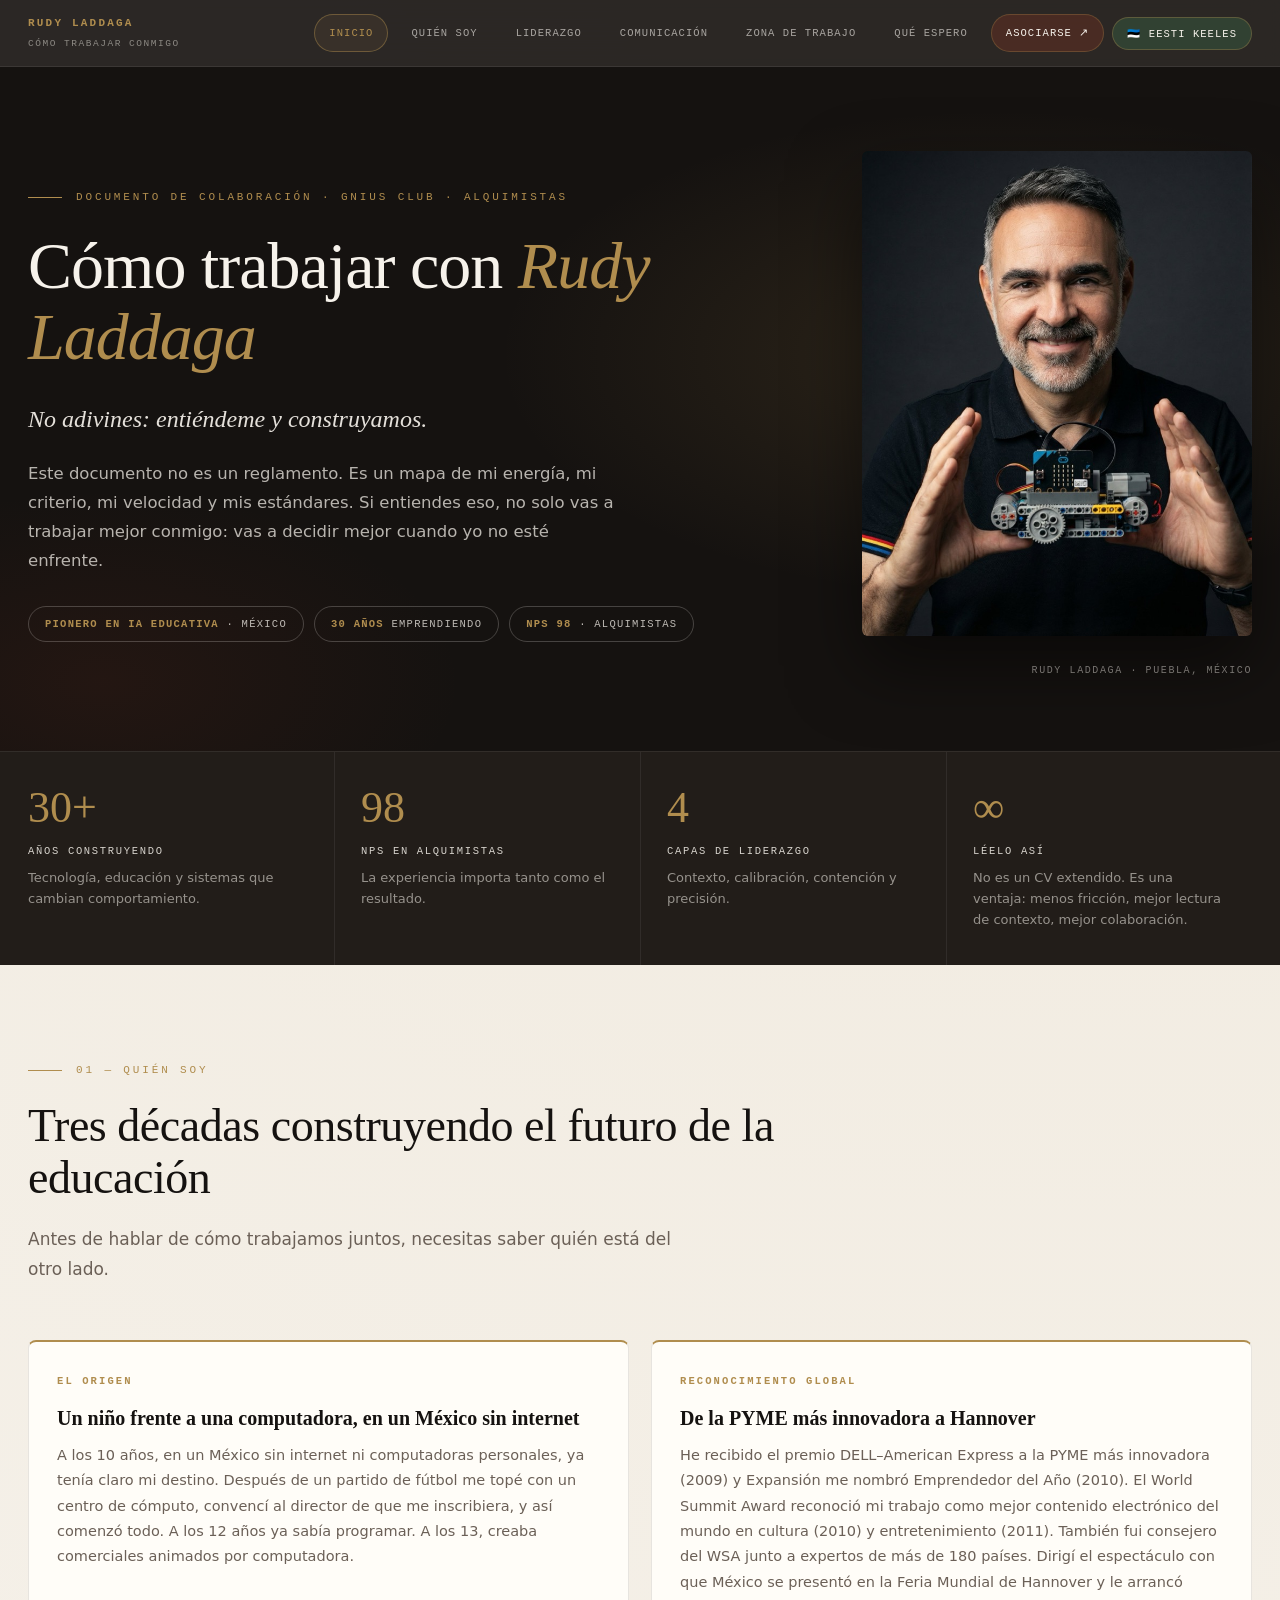
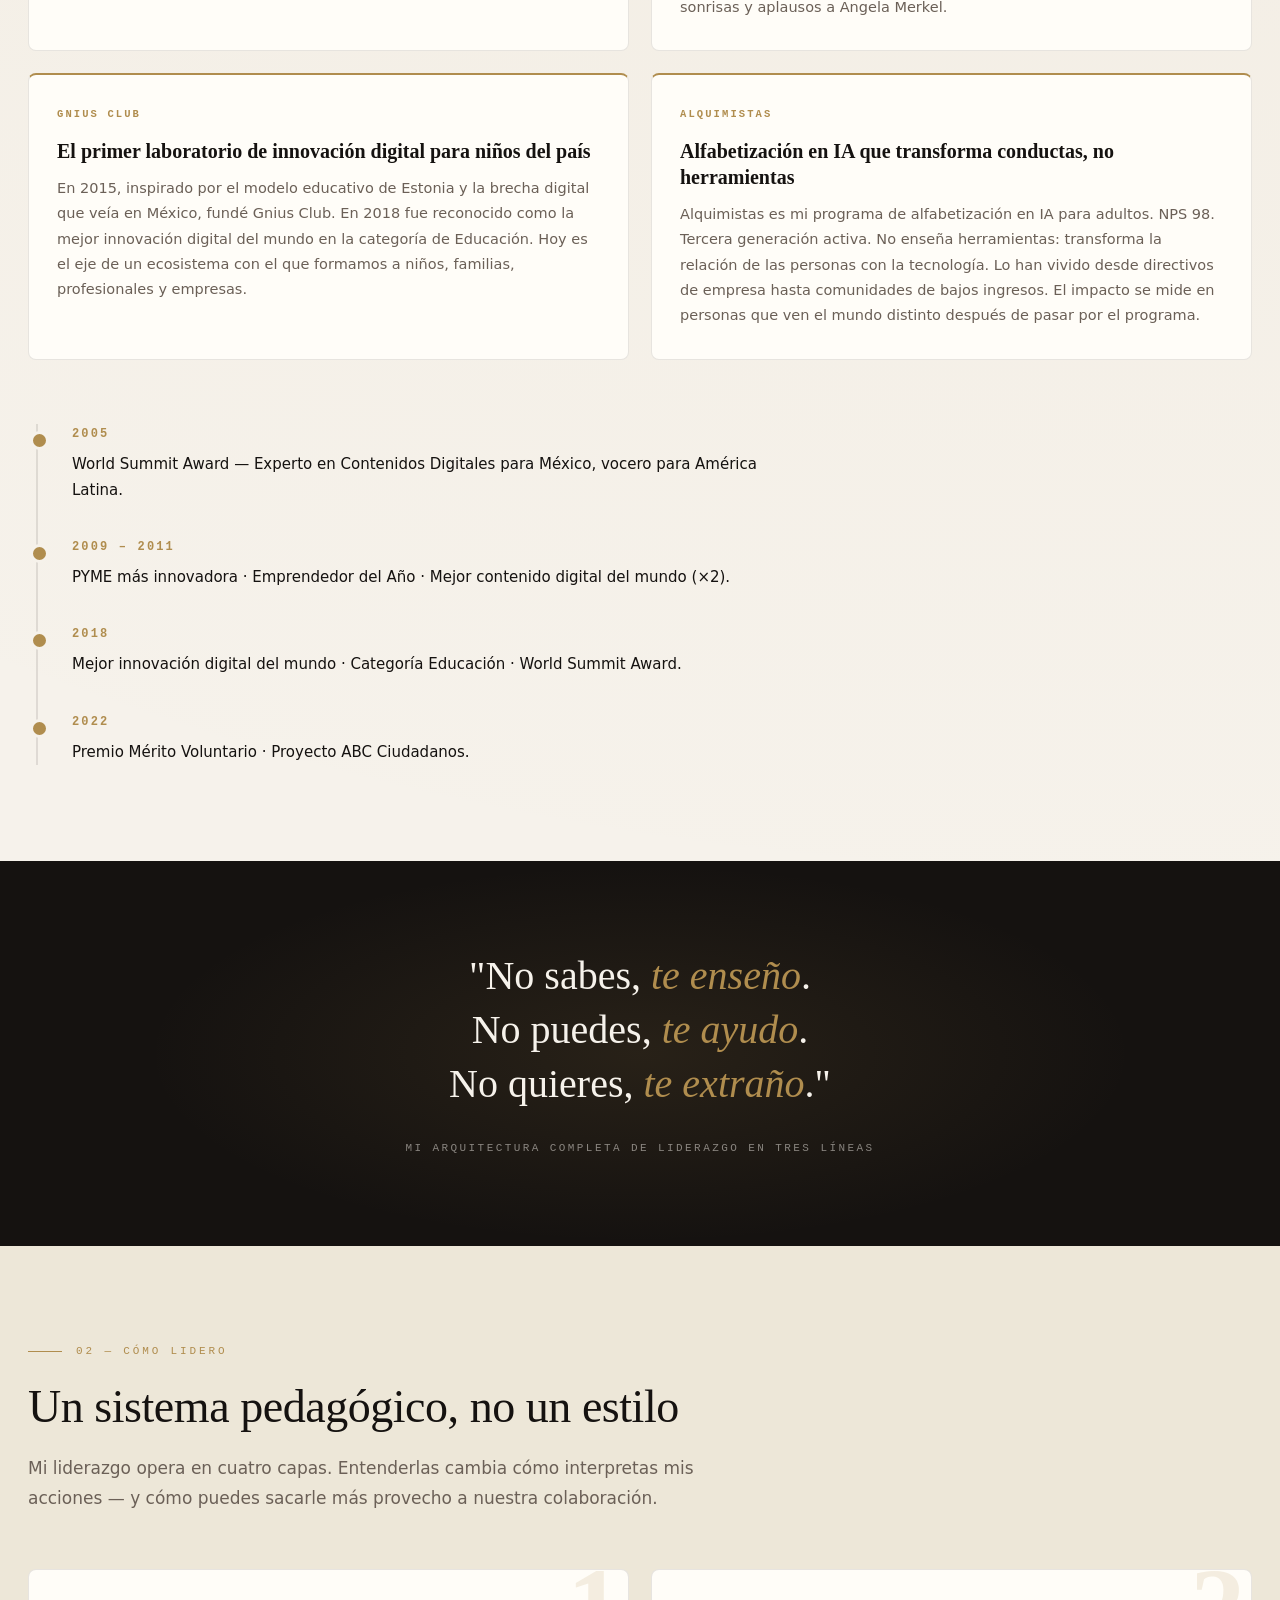
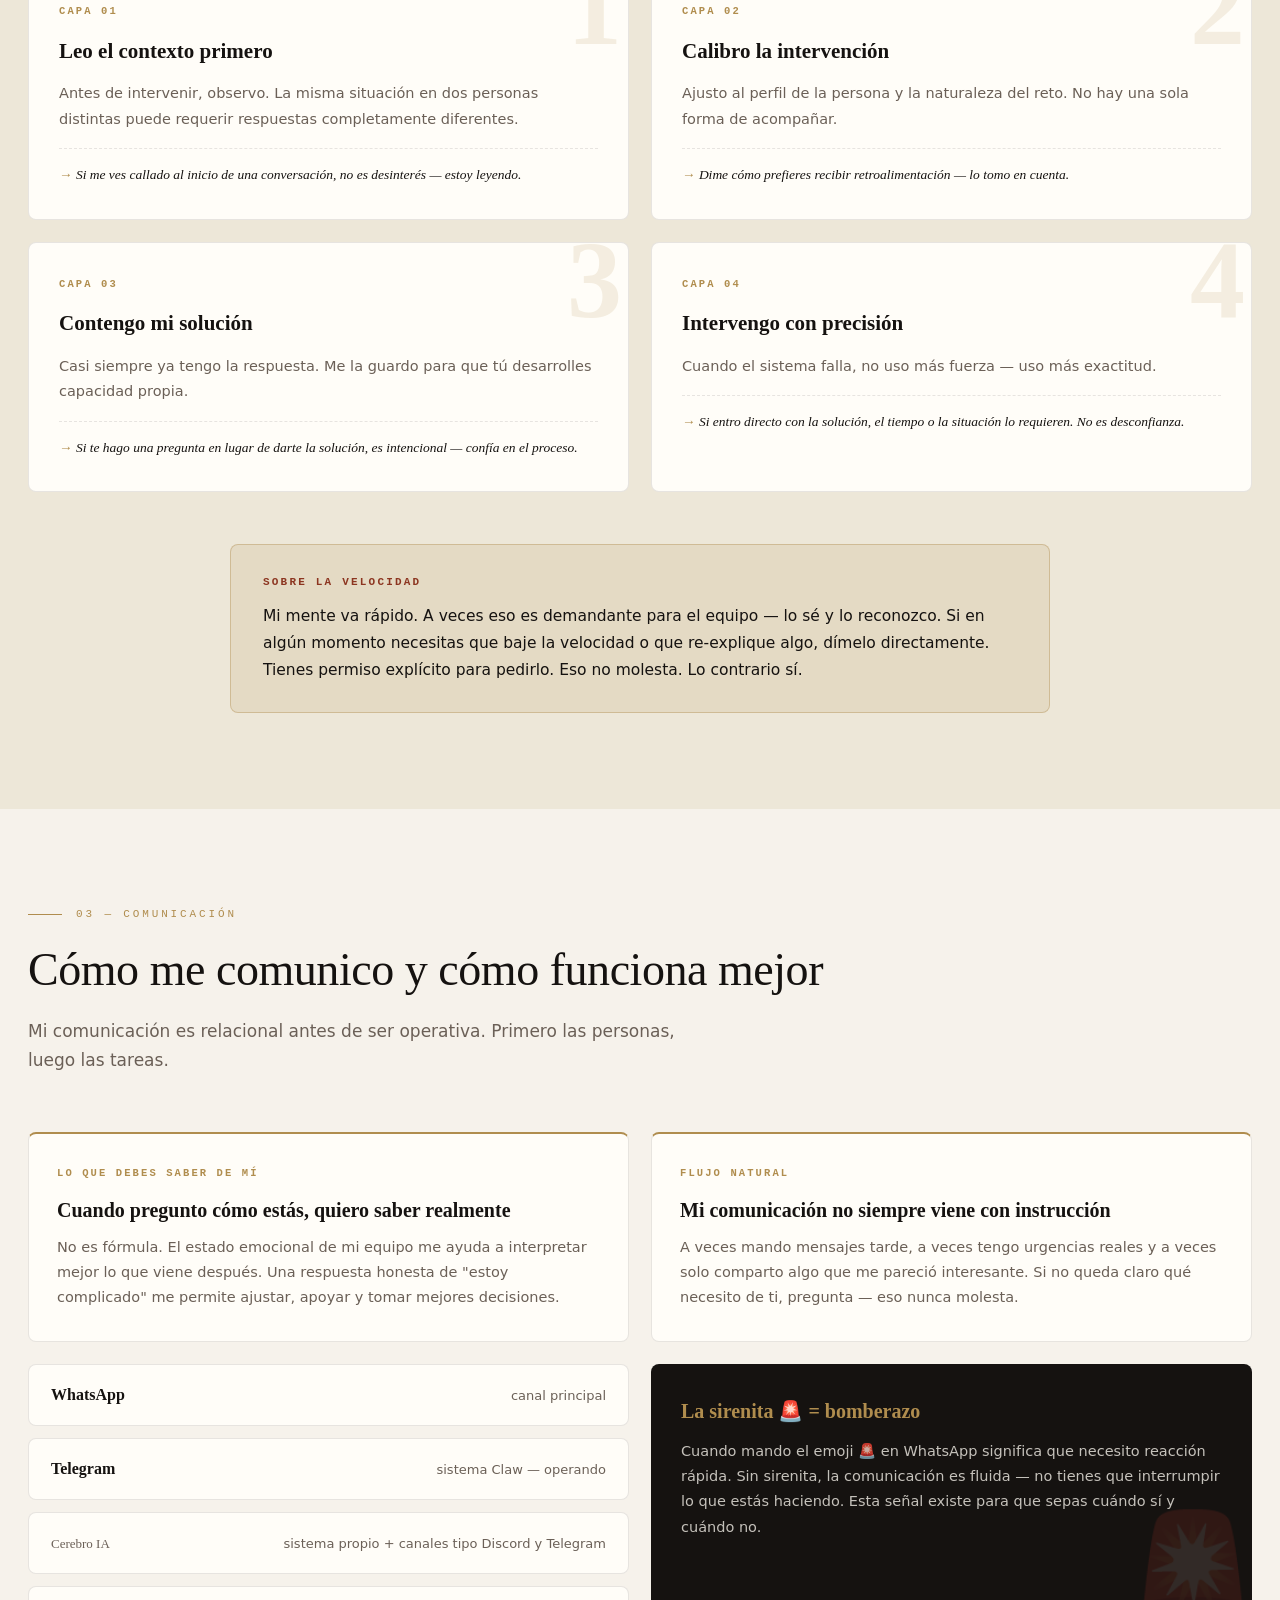
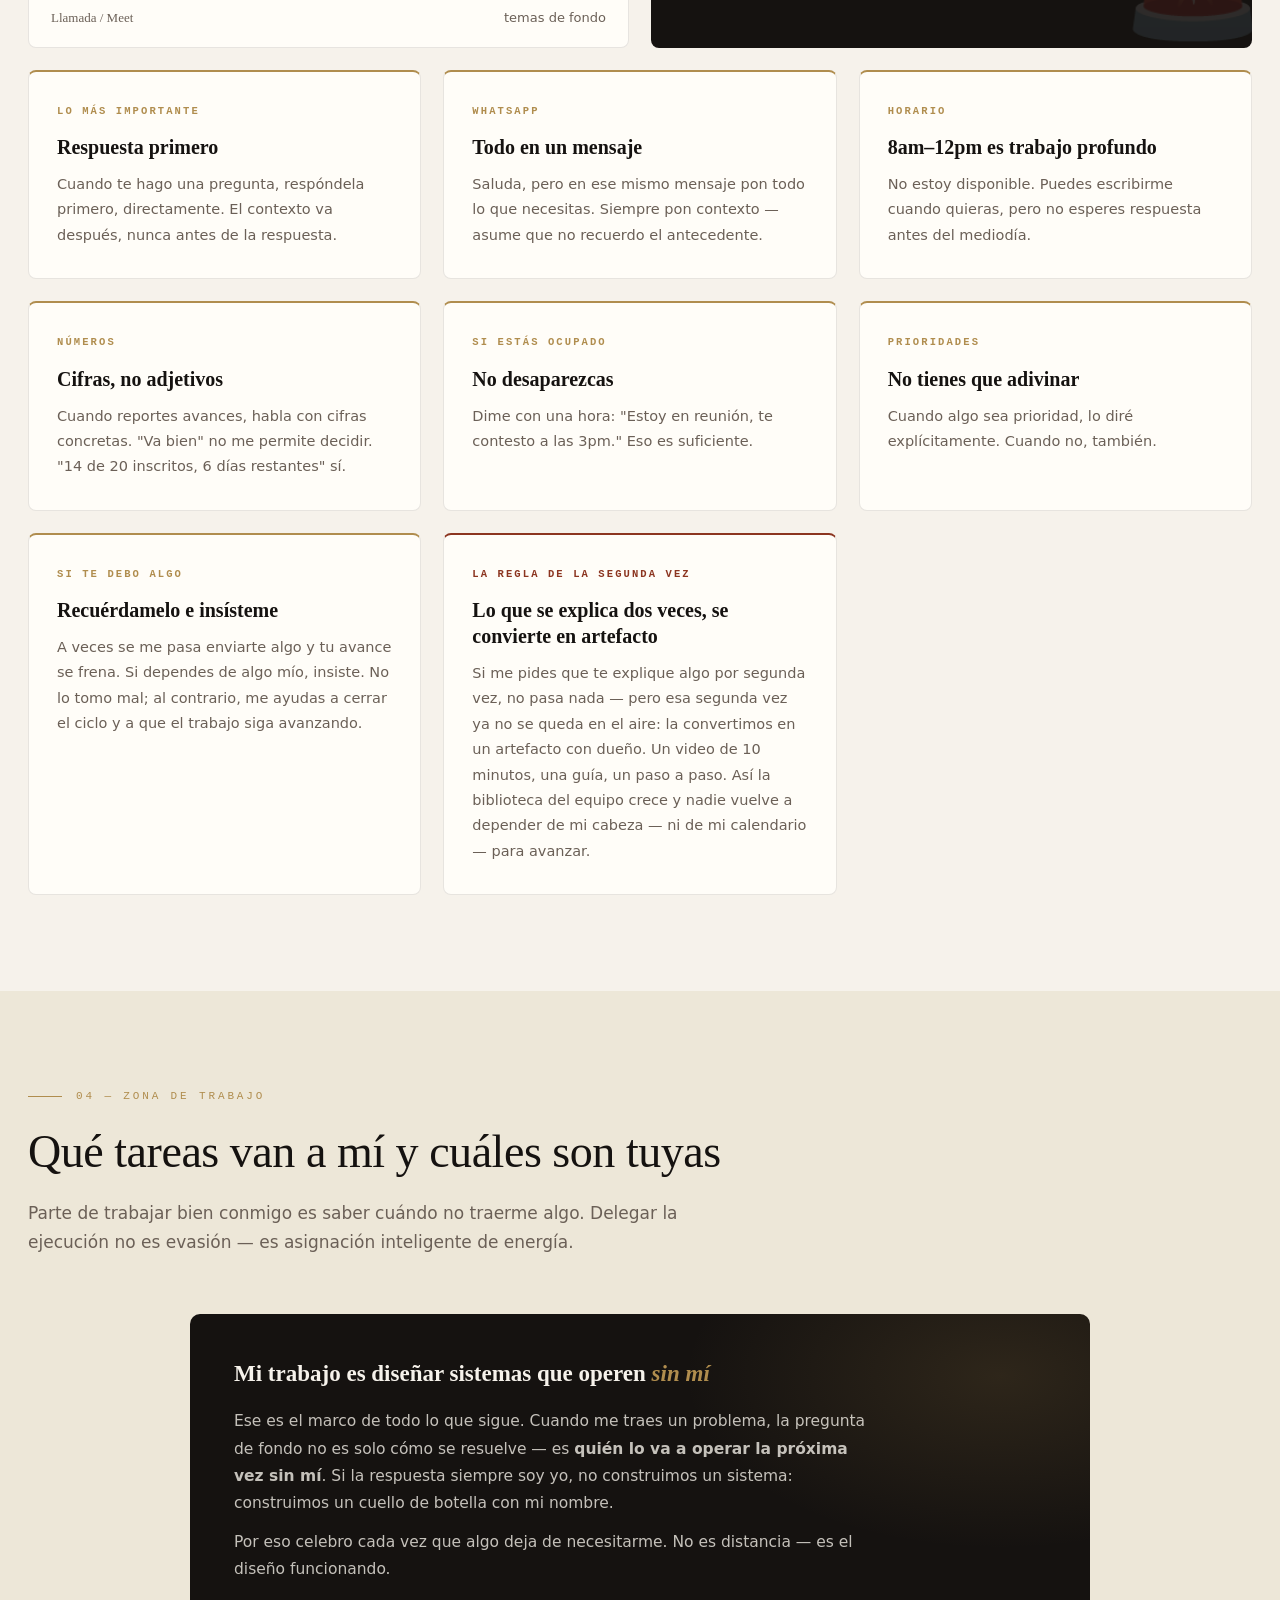
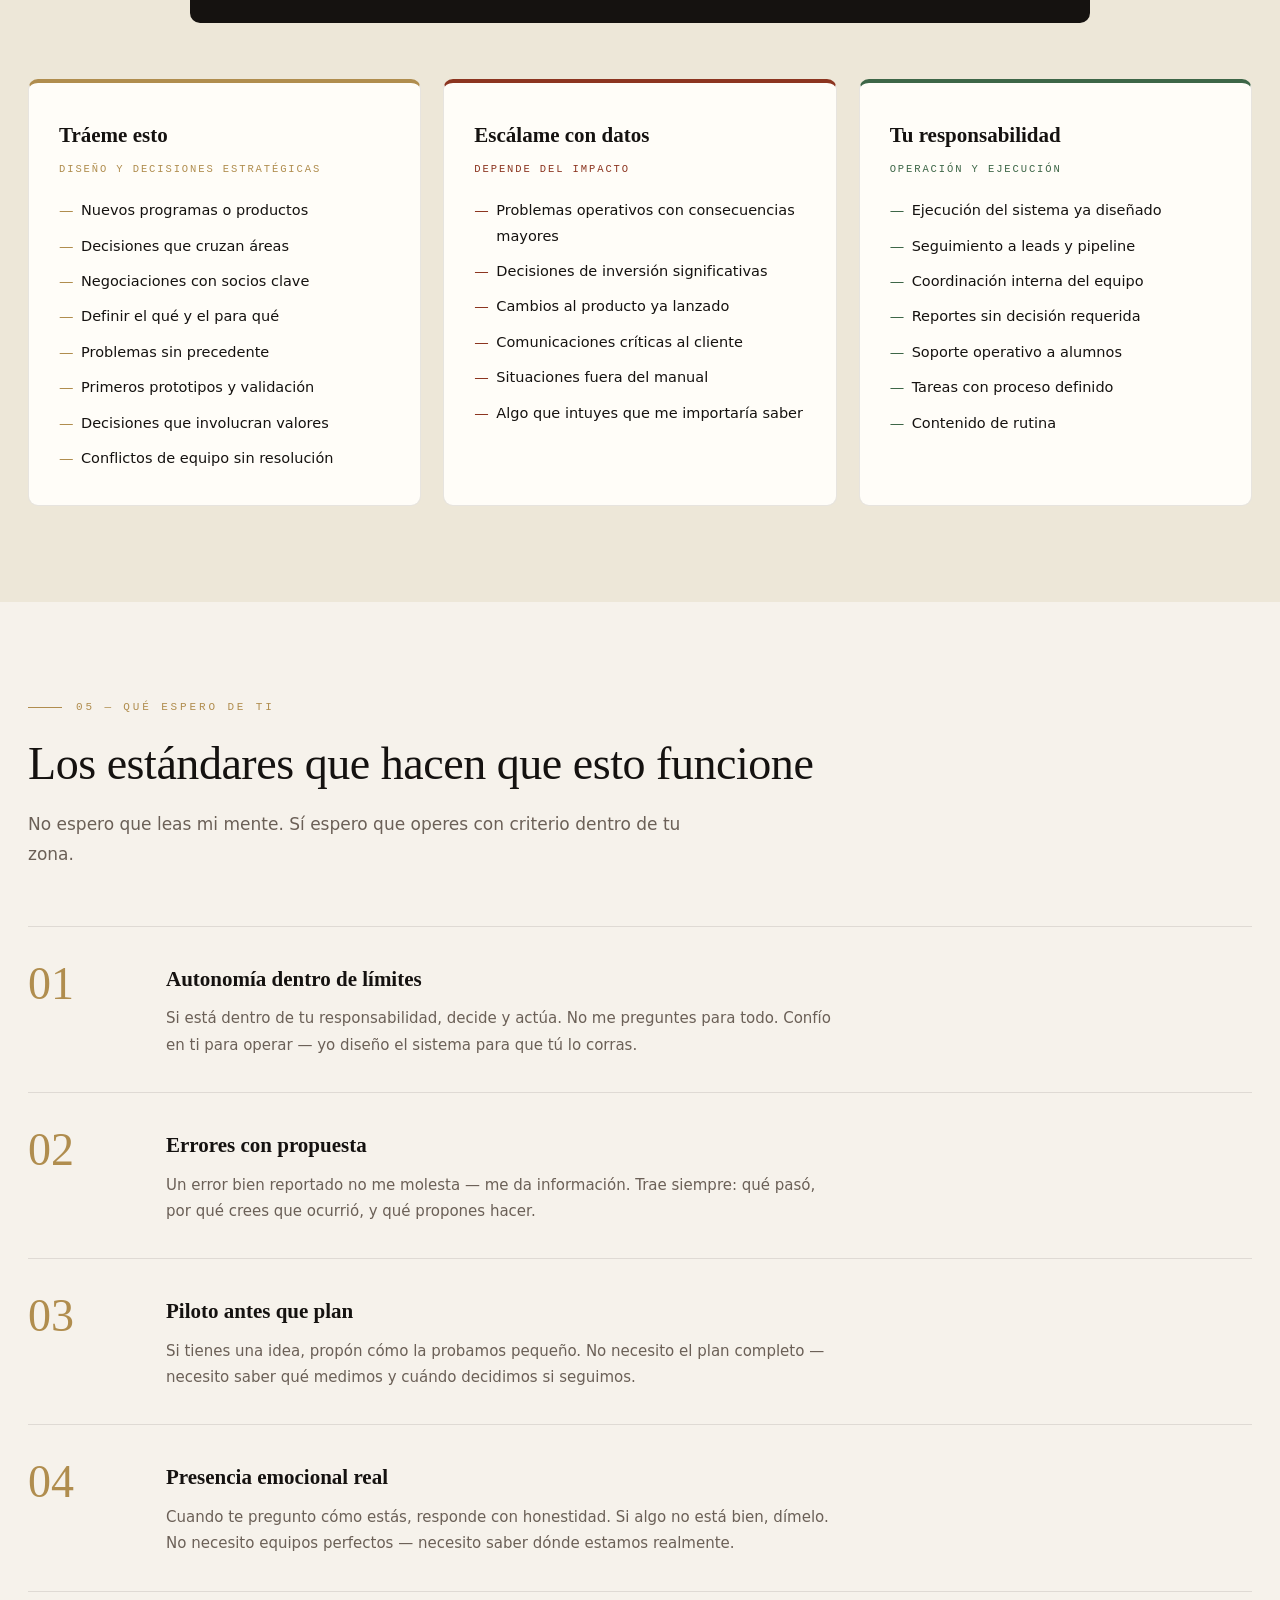
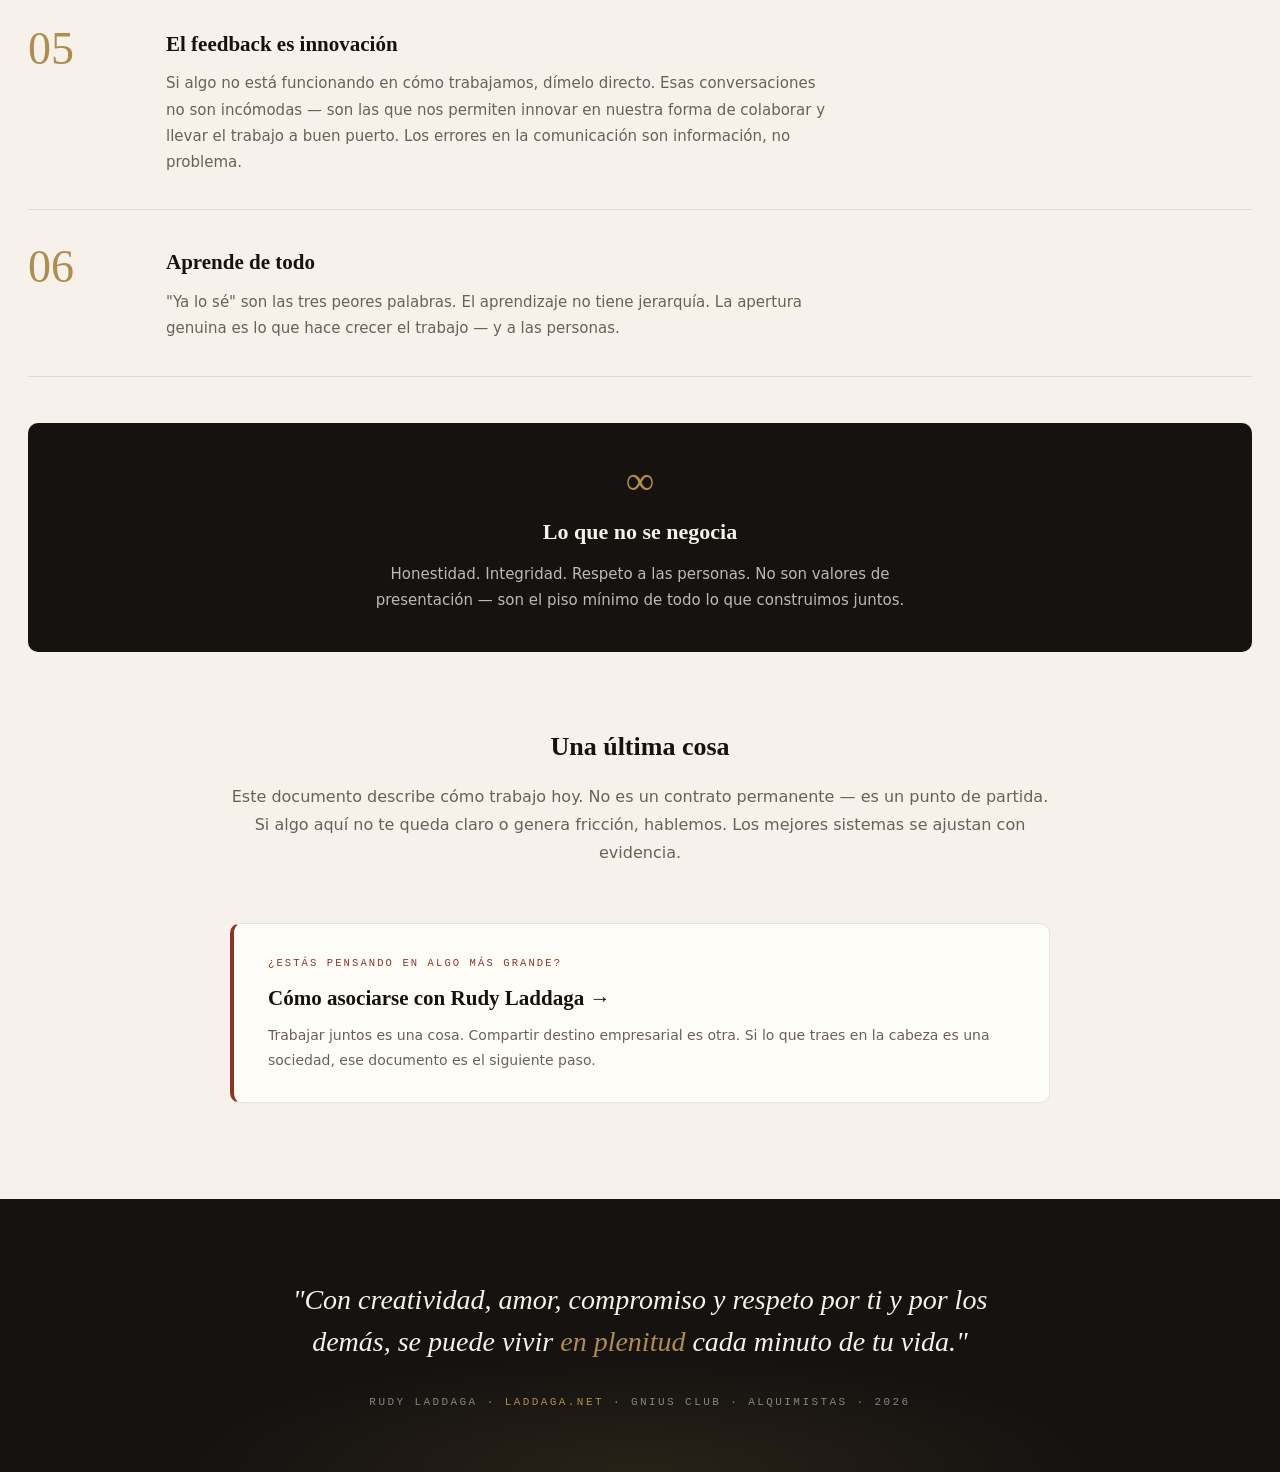
<file: trabajar/index.html>
<!DOCTYPE html>
<html lang="es">
<head>
<meta charset="UTF-8">
<meta name="viewport" content="width=device-width, initial-scale=1.0">
<title>Cómo trabajar con Rudy Laddaga</title>
<meta name="description" content="Mapa de liderazgo, comunicación y colaboración. No adivines: entiéndeme y construyamos. / Juhtimise, suhtluse ja koostöö kaart — eesti keeles saadaval.">
<style>
:root {
  --ink:#151210; --ink2:#221d19; --paper:#f6f2eb; --gold:#b08d4e; --gold-soft:rgba(176,141,78,0.14);
  --red:#8c3520; --green:#3d6647; --muted:#6b6057; --light:#ede7d8; --rule:rgba(21,18,16,0.10);
  --white:#fffdf8; --accent:var(--gold);
  --serif:'Iowan Old Style','Palatino Linotype',Palatino,Georgia,'Times New Roman',serif;
  --sans:'Avenir Next',Avenir,'Segoe UI',system-ui,-apple-system,sans-serif;
  --mono:ui-monospace,'SF Mono',SFMono-Regular,Menlo,Consolas,monospace;
}
*{margin:0;padding:0;box-sizing:border-box}
html{scroll-behavior:smooth}
body{background:var(--paper);color:var(--ink);font-family:var(--sans);font-weight:400;line-height:1.75;overflow-x:hidden;
  background-image:radial-gradient(circle at 85% -5%,rgba(176,141,78,0.10),transparent 30%);}
::selection{background:var(--gold);color:var(--white)}
#prog{position:fixed;top:0;left:0;height:3px;background:linear-gradient(90deg,var(--red),var(--gold));width:0;z-index:400}

/* ---------- i18n ---------- */
.i-et{display:none!important}
body.et .i-et{display:revert!important}
body.et .i-es{display:none!important}

/* ---------- topbar ---------- */
.topbar{position:sticky;top:0;z-index:300;backdrop-filter:blur(16px);-webkit-backdrop-filter:blur(16px);
  background:rgba(15,12,11,0.88);border-bottom:1px solid rgba(255,255,255,0.08)}
.topbar-in{max-width:1280px;margin:0 auto;padding:14px 28px;display:flex;align-items:center;justify-content:space-between;gap:20px}
.brand{display:flex;flex-direction:column;gap:2px;flex-shrink:0;text-decoration:none}
.brand b{font-family:var(--mono);font-size:11px;letter-spacing:.2em;text-transform:uppercase;color:var(--gold);font-weight:600}
.brand span{font-family:var(--mono);font-size:9.5px;letter-spacing:.16em;text-transform:uppercase;color:rgba(246,242,235,.48)}
.snav{display:flex;align-items:center;gap:8px;overflow-x:auto;scrollbar-width:none}
.snav::-webkit-scrollbar{display:none}
.sni{white-space:nowrap;font-family:var(--mono);font-size:10.5px;letter-spacing:.1em;text-transform:uppercase;
  color:rgba(246,242,235,.62);text-decoration:none;padding:9px 14px;border-radius:999px;border:1px solid transparent;transition:all .25s}
.sni:hover{color:var(--white);background:rgba(255,255,255,.07)}
.sni.active{color:var(--gold);border-color:rgba(176,141,78,.45);background:rgba(176,141,78,.10)}
.sni.twin{color:var(--paper);background:rgba(140,53,32,.32);border-color:rgba(176,141,78,.3)}
.sni.twin:hover{background:rgba(140,53,32,.5)}
.lang-btn{white-space:nowrap;font-family:var(--mono);font-size:10.5px;letter-spacing:.1em;text-transform:uppercase;
  color:var(--paper);background:rgba(61,102,71,.42);border:1px solid rgba(176,141,78,.35);border-radius:999px;
  padding:9px 14px;cursor:pointer;transition:all .25s;flex-shrink:0}
.lang-btn:hover{background:rgba(61,102,71,.62)}

/* ---------- hero ---------- */
.hero{background:var(--ink);color:var(--paper);position:relative;overflow:hidden}
.hero::before{content:'';position:absolute;inset:0;background:
  radial-gradient(ellipse 60% 55% at 78% 42%,rgba(176,141,78,0.16),transparent 65%),
  radial-gradient(ellipse 40% 40% at 8% 90%,rgba(140,53,32,0.12),transparent 70%)}
.hero-in{max-width:1280px;margin:0 auto;padding:84px 28px 72px;display:grid;grid-template-columns:1.25fr .75fr;gap:56px;align-items:center;position:relative}
.kicker{font-family:var(--mono);font-size:11px;letter-spacing:.26em;text-transform:uppercase;color:var(--gold);margin-bottom:22px;display:flex;align-items:center;gap:14px}
.kicker::before{content:'';width:34px;height:1px;background:var(--gold);display:inline-block}
.hero h1{font-family:var(--serif);font-weight:500;font-size:clamp(38px,5.4vw,66px);line-height:1.08;letter-spacing:-0.015em;margin-bottom:26px}
.hero h1 em{font-style:italic;color:var(--gold)}
.hero .tag{font-family:var(--serif);font-style:italic;font-size:clamp(19px,2.2vw,24px);color:rgba(246,242,235,.92);margin-bottom:20px}
.hero p.intro{font-size:16.5px;color:rgba(246,242,235,.72);max-width:56ch;font-weight:300}
.badges{display:flex;flex-wrap:wrap;gap:10px;margin-top:30px}
.badge{font-family:var(--mono);font-size:10.5px;letter-spacing:.12em;text-transform:uppercase;color:rgba(246,242,235,.75);
  border:1px solid rgba(246,242,235,.22);border-radius:999px;padding:8px 16px}
.badge b{color:var(--gold);font-weight:600}
.portrait{position:relative;max-width:390px;justify-self:end}
.portrait img{width:100%;display:block;border-radius:6px;box-shadow:0 30px 70px rgba(0,0,0,.5)}
.portrait::after{content:'';position:absolute;inset:0;border:1px solid rgba(176,141,78,.55);border-radius:6px;transform:translate(16px,16px);z-index:-1}
.portrait figcaption{font-family:var(--mono);font-size:10px;letter-spacing:.16em;text-transform:uppercase;color:rgba(246,242,235,.45);margin-top:26px;text-align:right}

/* ---------- stats band ---------- */
.stats{background:var(--ink2);border-top:1px solid rgba(255,255,255,.07);color:var(--paper)}
.stats-in{max-width:1280px;margin:0 auto;padding:0 28px;display:grid;grid-template-columns:repeat(4,1fr)}
.stat{padding:34px 26px;border-left:1px solid rgba(255,255,255,.07)}
.stat:first-child{border-left:none;padding-left:0}
.stat .n{font-family:var(--serif);font-size:44px;line-height:1;color:var(--gold)}
.stat .t{font-family:var(--mono);font-size:10.5px;letter-spacing:.16em;text-transform:uppercase;color:rgba(246,242,235,.85);margin:12px 0 8px}
.stat .d{font-size:13px;color:rgba(246,242,235,.55);font-weight:300;line-height:1.6}

/* ---------- sections ---------- */
section{scroll-margin-top:86px}
.wrap{max-width:1280px;margin:0 auto;padding:96px 28px}
.shead{max-width:820px;margin-bottom:56px}
.snum{font-family:var(--mono);font-size:11px;letter-spacing:.26em;text-transform:uppercase;color:var(--accent);display:flex;align-items:center;gap:14px;margin-bottom:20px}
.snum::before{content:'';width:34px;height:1px;background:var(--accent)}
.shead h2{font-family:var(--serif);font-weight:500;font-size:clamp(30px,3.8vw,46px);line-height:1.14;letter-spacing:-0.01em;margin-bottom:20px}
.shead p{font-size:17px;color:var(--muted);font-weight:300;max-width:62ch}
.alt{background:var(--light)}

/* cards */
.grid{display:grid;gap:22px}
.g2{grid-template-columns:1fr 1fr}
.g3{grid-template-columns:repeat(3,1fr)}
.card{background:var(--white);border:1px solid var(--rule);border-top:2px solid var(--accent);border-radius:8px;padding:30px 28px;
  transition:transform .3s,box-shadow .3s}
.card:hover{transform:translateY(-4px);box-shadow:0 18px 44px rgba(21,18,16,.10)}
.card h3{font-family:var(--serif);font-weight:600;font-size:20px;margin-bottom:12px;line-height:1.3}
.card p{font-size:14.5px;color:var(--muted);font-weight:300}
.card .cn{font-family:var(--mono);font-size:10.5px;letter-spacing:.2em;text-transform:uppercase;color:var(--accent);margin-bottom:14px;font-weight:600}
.card .hint{margin-top:16px;padding-top:14px;border-top:1px dashed var(--rule);font-size:13.5px;color:var(--ink);font-style:italic;font-family:var(--serif)}
.card .hint::before{content:'→ ';color:var(--accent);font-style:normal}

/* quote band */
.qband{background:var(--ink);color:var(--paper);position:relative;overflow:hidden}
.qband::before{content:'';position:absolute;inset:0;background:radial-gradient(ellipse 55% 70% at 50% 50%,rgba(176,141,78,.12),transparent 70%)}
.qband-in{max-width:900px;margin:0 auto;padding:88px 28px;text-align:center;position:relative}
.qband .q{font-family:var(--serif);font-size:clamp(26px,3.6vw,40px);line-height:1.35;font-weight:500}
.qband .q em{color:var(--gold);font-style:italic}
.qband .who{font-family:var(--mono);font-size:11px;letter-spacing:.22em;text-transform:uppercase;color:rgba(246,242,235,.5);margin-top:28px}

/* timeline */
.tl{border-left:2px solid var(--rule);margin-left:8px;padding-left:34px;display:grid;gap:34px;max-width:760px}
.tli{position:relative}
.tli::before{content:'';position:absolute;left:-42px;top:7px;width:13px;height:13px;border-radius:50%;background:var(--gold);border:3px solid var(--paper)}
.tli .y{font-family:var(--mono);font-size:12px;letter-spacing:.18em;color:var(--gold);font-weight:600;margin-bottom:6px}
.tli p{font-size:15px;color:var(--ink);font-weight:300}

/* capas (liderazgo) */
.capa{background:var(--white);border:1px solid var(--rule);border-radius:8px;padding:32px 30px;position:relative;overflow:hidden;transition:transform .3s,box-shadow .3s}
.capa:hover{transform:translateY(-4px);box-shadow:0 18px 44px rgba(21,18,16,.10)}
.capa .big{position:absolute;top:-18px;right:6px;font-family:var(--serif);font-size:110px;line-height:1;color:var(--gold-soft);font-weight:600;pointer-events:none}
.capa .cn{font-family:var(--mono);font-size:10.5px;letter-spacing:.2em;text-transform:uppercase;color:var(--gold);font-weight:600;margin-bottom:12px}
.capa h3{font-family:var(--serif);font-size:21px;font-weight:600;margin-bottom:12px;position:relative}
.capa p{font-size:14.5px;color:var(--muted);font-weight:300;position:relative}
.capa .hint{margin-top:16px;padding-top:14px;border-top:1px dashed var(--rule);font-size:13.5px;font-style:italic;font-family:var(--serif);color:var(--ink);position:relative}
.capa .hint::before{content:'→ ';color:var(--gold);font-style:normal}

/* velocidad note */
.note{max-width:820px;margin:52px auto 0;background:var(--gold-soft);border:1px solid rgba(176,141,78,.4);border-radius:8px;padding:28px 32px}
.note h4{font-family:var(--mono);font-size:11px;letter-spacing:.2em;text-transform:uppercase;color:var(--red);margin-bottom:10px}
.note p{font-size:15.5px;font-weight:300}

/* canales */
.chan{display:flex;flex-direction:column;gap:12px}
.chan .ch{display:flex;justify-content:space-between;gap:16px;align-items:baseline;background:var(--white);border:1px solid var(--rule);border-radius:8px;padding:16px 22px}
.chan .ch b{font-family:var(--serif);font-size:16px;font-weight:600}
.chan .ch span{font-size:13px;color:var(--muted);font-weight:300;text-align:right}
.siren{background:var(--ink);color:var(--paper);border-radius:8px;padding:30px;position:relative;overflow:hidden}
.siren::before{content:'🚨';position:absolute;font-size:120px;right:-16px;bottom:-32px;opacity:.12}
.siren h3{font-family:var(--serif);font-size:20px;font-weight:600;margin-bottom:10px;color:var(--gold)}
.siren p{font-size:14.5px;color:rgba(246,242,235,.78);font-weight:300;position:relative}

/* zona de trabajo columns */
.zcol{border-radius:10px;padding:34px 30px;border:1px solid var(--rule);background:var(--white)}
.zcol.zme{border-top:4px solid var(--gold)}
.zcol.zdata{border-top:4px solid var(--red)}
.zcol.zyou{border-top:4px solid var(--green)}
.zcol h3{font-family:var(--serif);font-size:21px;font-weight:600;margin-bottom:6px}
.zcol .sub{font-family:var(--mono);font-size:10.5px;letter-spacing:.18em;text-transform:uppercase;margin-bottom:20px;display:block}
.zme .sub{color:var(--gold)}.zdata .sub{color:var(--red)}.zyou .sub{color:var(--green)}
.zcol ul{list-style:none;display:grid;gap:10px}
.zcol li{font-size:14.5px;font-weight:300;color:var(--ink);padding-left:22px;position:relative}
.zcol li::before{content:'—';position:absolute;left:0;color:var(--muted)}
.zme li::before{color:var(--gold)}.zdata li::before{color:var(--red)}.zyou li::before{color:var(--green)}

/* removibilidad frame */
.frame{max-width:900px;margin:0 auto 56px;background:var(--ink);color:var(--paper);border-radius:10px;padding:40px 44px;position:relative;overflow:hidden}
.frame::before{content:'';position:absolute;inset:0;background:radial-gradient(ellipse 50% 80% at 90% 20%,rgba(176,141,78,.16),transparent 70%)}
.frame h3{font-family:var(--serif);font-size:23px;font-weight:600;margin-bottom:14px;position:relative}
.frame h3 em{color:var(--gold)}
.frame p{font-size:15.5px;color:rgba(246,242,235,.78);font-weight:300;position:relative;max-width:64ch}
.frame p+p{margin-top:12px}

/* estándares */
.std{display:grid;gap:0;border-top:1px solid var(--rule)}
.stdi{display:grid;grid-template-columns:110px 1fr;gap:28px;padding:34px 0;border-bottom:1px solid var(--rule);align-items:start}
.stdi .n{font-family:var(--serif);font-size:46px;color:var(--gold);line-height:1;font-weight:500}
.stdi h3{font-family:var(--serif);font-size:21px;font-weight:600;margin-bottom:8px}
.stdi p{font-size:15px;color:var(--muted);font-weight:300;max-width:70ch}
.floor{margin-top:46px;background:var(--ink);color:var(--paper);border-radius:10px;padding:38px 40px;text-align:center}
.floor .inf{font-family:var(--serif);font-size:40px;color:var(--gold);line-height:1}
.floor h3{font-family:var(--serif);font-size:22px;font-weight:600;margin:12px 0 10px}
.floor p{font-size:15px;color:rgba(246,242,235,.75);font-weight:300;max-width:62ch;margin:0 auto}

/* closing + footer */
.last{max-width:820px;margin:0 auto;text-align:center}
.last h3{font-family:var(--serif);font-size:26px;font-weight:600;margin-bottom:14px}
.last p{font-size:16px;color:var(--muted);font-weight:300}
.twin-cta{max-width:820px;margin:56px auto 0;display:block;text-decoration:none;background:var(--white);border:1px solid var(--rule);border-left:4px solid var(--red);
  border-radius:10px;padding:30px 34px;transition:transform .3s,box-shadow .3s}
.twin-cta:hover{transform:translateY(-3px);box-shadow:0 18px 44px rgba(21,18,16,.12)}
.twin-cta .k{font-family:var(--mono);font-size:10.5px;letter-spacing:.2em;text-transform:uppercase;color:var(--red);margin-bottom:8px}
.twin-cta h4{font-family:var(--serif);font-size:21px;color:var(--ink);font-weight:600;margin-bottom:6px}
.twin-cta p{font-size:14px;color:var(--muted);font-weight:300}
footer{background:var(--ink);color:var(--paper);text-align:center;padding:80px 28px 60px;position:relative;overflow:hidden}
footer::before{content:'';position:absolute;inset:0;background:radial-gradient(ellipse 50% 60% at 50% 100%,rgba(176,141,78,.12),transparent 70%)}
footer .fq{font-family:var(--serif);font-style:italic;font-size:clamp(20px,2.6vw,28px);line-height:1.5;max-width:760px;margin:0 auto 30px;position:relative}
footer .fq em{color:var(--gold);font-style:italic}
footer .sig{font-family:var(--mono);font-size:11px;letter-spacing:.22em;text-transform:uppercase;color:rgba(246,242,235,.5);position:relative}
footer a{color:var(--gold);text-decoration:none}

/* reveal */
.rv{opacity:0;transform:translateY(22px);transition:opacity .7s ease,transform .7s ease}
.rv.on{opacity:1;transform:none}
@media (prefers-reduced-motion:reduce){.rv{opacity:1;transform:none;transition:none}html{scroll-behavior:auto}}

@media (max-width:980px){
  .hero-in{grid-template-columns:1fr;gap:44px}
  .portrait{justify-self:start;max-width:320px}
  .stats-in{grid-template-columns:1fr 1fr}
  .stat{padding:26px 20px}.stat:nth-child(odd){border-left:none;padding-left:0}
  .g3{grid-template-columns:1fr 1fr}
}
@media (max-width:640px){
  .g2,.g3{grid-template-columns:1fr}
  .stats-in{grid-template-columns:1fr}
  .stat{border-left:none;padding:22px 0;border-bottom:1px solid rgba(255,255,255,.07)}
  .stdi{grid-template-columns:1fr;gap:8px}
  .stdi .n{font-size:34px}
  .wrap{padding:64px 20px}
  .hero-in{padding:56px 20px 48px}
  .frame{padding:30px 26px}
}
</style>
</head>
<body>
<div id="prog"></div>

<nav class="topbar">
  <div class="topbar-in">
    <a class="brand" href="https://www.laddaga.net/">
      <b>Rudy Laddaga</b>
      <span><span class="i-es">Cómo trabajar conmigo</span><span class="i-et">Kuidas minuga töötada</span></span>
    </a>
    <div class="snav">
      <a class="sni active" href="#inicio"><span class="i-es">Inicio</span><span class="i-et">Algus</span></a>
      <a class="sni" href="#quien"><span class="i-es">Quién soy</span><span class="i-et">Kes ma olen</span></a>
      <a class="sni" href="#liderazgo"><span class="i-es">Liderazgo</span><span class="i-et">Juhtimine</span></a>
      <a class="sni" href="#comunicacion"><span class="i-es">Comunicación</span><span class="i-et">Suhtlus</span></a>
      <a class="sni" href="#zona"><span class="i-es">Zona de trabajo</span><span class="i-et">Tööjaotus</span></a>
      <a class="sni" href="#espero"><span class="i-es">Qué espero</span><span class="i-et">Ootused</span></a>
      <a class="sni twin" href="https://www.laddaga.net/asociarse/"><span class="i-es">Asociarse ↗</span><span class="i-et">Partnerlus ↗</span></a>
      <button class="lang-btn" id="langBtn" type="button">🇪🇪 Eesti keeles</button>
    </div>
  </div>
</nav>

<header class="hero" id="inicio">
  <div class="hero-in">
    <div>
      <div class="kicker"><span class="i-es">Documento de colaboración · Gnius Club · Alquimistas</span><span class="i-et">Koostöödokument · Gnius Club · Alquimistas</span></div>
      <h1><span class="i-es">Cómo trabajar con <em>Rudy Laddaga</em></span><span class="i-et">Kuidas töötada koos <em>Rudy Laddagaga</em></span></h1>
      <p class="tag"><span class="i-es">No adivines: entiéndeme y construyamos.</span><span class="i-et">Ära arva ära: mõista mind ja ehitame koos.</span></p>
      <p class="intro"><span class="i-es">Este documento no es un reglamento. Es un mapa de mi energía, mi criterio, mi velocidad y mis estándares. Si entiendes eso, no solo vas a trabajar mejor conmigo: vas a decidir mejor cuando yo no esté enfrente.</span><span class="i-et">See dokument ei ole reeglistik. See on kaart minu energiast, otsustusviisist, tempost ja standarditest. Kui sa seda mõistad, ei tee sa minuga lihtsalt paremat koostööd — sa langetad paremaid otsuseid ka siis, kui mind pole kohal.</span></p>
      <div class="badges">
        <div class="badge"><span class="i-es"><b>Pionero en IA educativa</b> · México</span><span class="i-et"><b>Haridus-AI teerajaja</b> · Mehhiko</span></div>
        <div class="badge"><span class="i-es"><b>30 años</b> emprendiendo</span><span class="i-et"><b>30 aastat</b> ettevõtlust</span></div>
        <div class="badge"><b>NPS 98</b> · Alquimistas</div>
      </div>
    </div>
    <figure class="portrait">
      <img src="[data-uri]" alt="Rudy Laddaga">
      <figcaption><span class="i-es">Rudy Laddaga · Puebla, México</span><span class="i-et">Rudy Laddaga · Puebla, Mehhiko</span></figcaption>
    </figure>
  </div>
</header>

<div class="stats">
  <div class="stats-in">
    <div class="stat rv"><div class="n">30+</div><div class="t"><span class="i-es">Años construyendo</span><span class="i-et">Aastat ehitamist</span></div><div class="d"><span class="i-es">Tecnología, educación y sistemas que cambian comportamiento.</span><span class="i-et">Tehnoloogia, haridus ja süsteemid, mis muudavad käitumist.</span></div></div>
    <div class="stat rv"><div class="n">98</div><div class="t"><span class="i-es">NPS en Alquimistas</span><span class="i-et">Alquimistase NPS</span></div><div class="d"><span class="i-es">La experiencia importa tanto como el resultado.</span><span class="i-et">Kogemus loeb sama palju kui tulemus.</span></div></div>
    <div class="stat rv"><div class="n">4</div><div class="t"><span class="i-es">Capas de liderazgo</span><span class="i-et">Juhtimiskihti</span></div><div class="d"><span class="i-es">Contexto, calibración, contención y precisión.</span><span class="i-et">Kontekst, kalibreerimine, tagasihoidmine ja täpsus.</span></div></div>
    <div class="stat rv"><div class="n">∞</div><div class="t"><span class="i-es">Léelo así</span><span class="i-et">Loe seda nii</span></div><div class="d"><span class="i-es">No es un CV extendido. Es una ventaja: menos fricción, mejor lectura de contexto, mejor colaboración.</span><span class="i-et">See pole pikk CV. See on eelis: vähem hõõrdumist, parem kontekstitaju, parem koostöö.</span></div></div>
  </div>
</div>

<!-- ======================= 01 QUIEN SOY ======================= -->
<section id="quien">
  <div class="wrap">
    <div class="shead rv">
      <div class="snum"><span class="i-es">01 — Quién soy</span><span class="i-et">01 — Kes ma olen</span></div>
      <h2><span class="i-es">Tres décadas construyendo el futuro de la educación</span><span class="i-et">Kolm aastakümmet hariduse tuleviku ehitamist</span></h2>
      <p><span class="i-es">Antes de hablar de cómo trabajamos juntos, necesitas saber quién está del otro lado.</span><span class="i-et">Enne kui räägime sellest, kuidas me koos töötame, pead teadma, kes on teisel pool.</span></p>
    </div>
    <div class="grid g2">
      <div class="card rv">
        <div class="cn"><span class="i-es">El origen</span><span class="i-et">Algus</span></div>
        <h3><span class="i-es">Un niño frente a una computadora, en un México sin internet</span><span class="i-et">Poiss arvuti ees Mehhikos, kus internetti veel polnud</span></h3>
        <p><span class="i-es">A los 10 años, en un México sin internet ni computadoras personales, ya tenía claro mi destino. Después de un partido de fútbol me topé con un centro de cómputo, convencí al director de que me inscribiera, y así comenzó todo. A los 12 años ya sabía programar. A los 13, creaba comerciales animados por computadora.</span><span class="i-et">Kümneaastaselt — Mehhikos, kus polnud internetti ega personaalarvuteid — teadsin ma juba oma sihti. Pärast üht jalgpallimängu sattusin arvutikeskusesse, veensin direktorit mind õpilaseks võtma, ja nii kõik algaski. Kaheteistkümneaastaselt oskasin juba programmeerida. Kolmeteistkümneselt lõin arvutiga animeeritud reklaame.</span></p>
      </div>
      <div class="card rv">
        <div class="cn"><span class="i-es">Reconocimiento global</span><span class="i-et">Rahvusvaheline tunnustus</span></div>
        <h3><span class="i-es">De la PYME más innovadora a Hannover</span><span class="i-et">Kõige uuenduslikumast väikeettevõttest Hannoverini</span></h3>
        <p><span class="i-es">He recibido el premio DELL–American Express a la PYME más innovadora (2009) y Expansión me nombró Emprendedor del Año (2010). El World Summit Award reconoció mi trabajo como mejor contenido electrónico del mundo en cultura (2010) y entretenimiento (2011). También fui consejero del WSA junto a expertos de más de 180 países. Dirigí el espectáculo con que México se presentó en la Feria Mundial de Hannover y le arrancó sonrisas y aplausos a Angela Merkel.</span><span class="i-et">Olen saanud DELL–American Expressi auhinna Mehhiko kõige uuenduslikuma väikeettevõtte eest (2009) ja ajakiri Expansión nimetas mind aasta ettevõtjaks (2010). World Summit Award tunnustas mu tööd maailma parima digitaalse sisuna kultuuri (2010) ja meelelahutuse (2011) kategoorias. Olin ka WSA nõukogu liige koos ekspertidega enam kui 180 riigist. Lavastasin etenduse, millega Mehhiko esines Hannoveri maailmanäitusel — ja mis võlus Angela Merkelilt välja naeratuse ja aplausi.</span></p>
      </div>
      <div class="card rv">
        <div class="cn">Gnius Club</div>
        <h3><span class="i-es">El primer laboratorio de innovación digital para niños del país</span><span class="i-et">Riigi esimene laste digiinnovatsiooni labor</span></h3>
        <p><span class="i-es">En 2015, inspirado por el modelo educativo de Estonia y la brecha digital que veía en México, fundé Gnius Club. En 2018 fue reconocido como la mejor innovación digital del mundo en la categoría de Educación. Hoy es el eje de un ecosistema con el que formamos a niños, familias, profesionales y empresas.</span><span class="i-et">2015. aastal, inspireerituna Eesti haridusmudelist ja digilõhest, mida Mehhikos nägin, asutasin Gnius Clubi. 2018. aastal tunnistati see World Summit Awardil maailma parimaks digiuuenduseks hariduse kategoorias. Täna on see ökosüsteemi süda, kus koolitame lapsi, peresid, professionaale ja ettevõtteid.</span></p>
      </div>
      <div class="card rv">
        <div class="cn">Alquimistas</div>
        <h3><span class="i-es">Alfabetización en IA que transforma conductas, no herramientas</span><span class="i-et">AI-kirjaoskus, mis muudab käitumist, mitte ainult tööriistu</span></h3>
        <p><span class="i-es">Alquimistas es mi programa de alfabetización en IA para adultos. NPS 98. Tercera generación activa. No enseña herramientas: transforma la relación de las personas con la tecnología. Lo han vivido desde directivos de empresa hasta comunidades de bajos ingresos. El impacto se mide en personas que ven el mundo distinto después de pasar por el programa.</span><span class="i-et">Alquimistas on minu tehisintellekti kirjaoskuse programm täiskasvanutele. NPS 98. Kolmas lend käimas. See ei õpeta tööriistu — see muudab inimeste suhet tehnoloogiaga. Selle on läbinud nii ettevõtete juhid kui ka väikese sissetulekuga kogukonnad. Mõju mõõdupuu on inimesed, kes näevad pärast programmi maailma teistmoodi.</span></p>
      </div>
    </div>
    <div style="margin-top:64px" class="rv">
      <div class="tl">
        <div class="tli"><div class="y">2005</div><p><span class="i-es">World Summit Award — Experto en Contenidos Digitales para México, vocero para América Latina.</span><span class="i-et">World Summit Award — Mehhiko digisisu ekspert, Ladina-Ameerika eestkõneleja.</span></p></div>
        <div class="tli"><div class="y">2009 – 2011</div><p><span class="i-es">PYME más innovadora · Emprendedor del Año · Mejor contenido digital del mundo (×2).</span><span class="i-et">Kõige uuenduslikum väikeettevõte · Aasta ettevõtja · Maailma parim digisisu (×2).</span></p></div>
        <div class="tli"><div class="y">2018</div><p><span class="i-es">Mejor innovación digital del mundo · Categoría Educación · World Summit Award.</span><span class="i-et">Maailma parim digiuuendus · Hariduse kategooria · World Summit Award.</span></p></div>
        <div class="tli"><div class="y">2022</div><p><span class="i-es">Premio Mérito Voluntario · Proyecto ABC Ciudadanos.</span><span class="i-et">Vabatahtliku töö auhind · Projekt ABC Ciudadanos.</span></p></div>
      </div>
    </div>
  </div>
</section>

<!-- ======================= 02 LIDERAZGO ======================= -->
<div class="qband">
  <div class="qband-in rv">
    <div class="q"><span class="i-es">"No sabes, <em>te enseño</em>.<br>No puedes, <em>te ayudo</em>.<br>No quieres, <em>te extraño</em>."</span><span class="i-et">"Sa ei oska — <em>ma õpetan sind</em>.<br>Sa ei suuda — <em>ma aitan sind</em>.<br>Sa ei taha — <em>ma igatsen sind</em>."</span></div>
    <div class="who"><span class="i-es">Mi arquitectura completa de liderazgo en tres líneas</span><span class="i-et">Kogu minu juhtimisarhitektuur kolmes reas</span></div>
  </div>
</div>

<section id="liderazgo" class="alt">
  <div class="wrap">
    <div class="shead rv">
      <div class="snum"><span class="i-es">02 — Cómo lidero</span><span class="i-et">02 — Kuidas ma juhin</span></div>
      <h2><span class="i-es">Un sistema pedagógico, no un estilo</span><span class="i-et">Pedagoogiline süsteem, mitte stiil</span></h2>
      <p><span class="i-es">Mi liderazgo opera en cuatro capas. Entenderlas cambia cómo interpretas mis acciones — y cómo puedes sacarle más provecho a nuestra colaboración.</span><span class="i-et">Minu juhtimine toimib neljas kihis. Nende mõistmine muudab seda, kuidas sa mu tegusid tõlgendad — ja kuidas meie koostööst rohkem kasu saad.</span></p>
    </div>
    <div class="grid g2">
      <div class="capa rv"><div class="big">1</div>
        <div class="cn"><span class="i-es">Capa 01</span><span class="i-et">Kiht 01</span></div>
        <h3><span class="i-es">Leo el contexto primero</span><span class="i-et">Kõigepealt loen konteksti</span></h3>
        <p><span class="i-es">Antes de intervenir, observo. La misma situación en dos personas distintas puede requerir respuestas completamente diferentes.</span><span class="i-et">Enne sekkumist ma vaatlen. Sama olukord kahe eri inimese puhul võib vajada täiesti erinevat vastust.</span></p>
        <div class="hint"><span class="i-es">Si me ves callado al inicio de una conversación, no es desinterés — estoy leyendo.</span><span class="i-et">Kui ma vestluse alguses vaikin, pole see ükskõiksus — ma loen olukorda.</span></div>
      </div>
      <div class="capa rv"><div class="big">2</div>
        <div class="cn"><span class="i-es">Capa 02</span><span class="i-et">Kiht 02</span></div>
        <h3><span class="i-es">Calibro la intervención</span><span class="i-et">Kalibreerin sekkumise</span></h3>
        <p><span class="i-es">Ajusto al perfil de la persona y la naturaleza del reto. No hay una sola forma de acompañar.</span><span class="i-et">Kohandan end inimese ja väljakutse järgi. Ei ole üht ainsat viisi kedagi toetada.</span></p>
        <div class="hint"><span class="i-es">Dime cómo prefieres recibir retroalimentación — lo tomo en cuenta.</span><span class="i-et">Ütle mulle, kuidas sa eelistad tagasisidet saada — ma arvestan sellega.</span></div>
      </div>
      <div class="capa rv"><div class="big">3</div>
        <div class="cn"><span class="i-es">Capa 03</span><span class="i-et">Kiht 03</span></div>
        <h3><span class="i-es">Contengo mi solución</span><span class="i-et">Hoian oma lahenduse tagasi</span></h3>
        <p><span class="i-es">Casi siempre ya tengo la respuesta. Me la guardo para que tú desarrolles capacidad propia.</span><span class="i-et">Peaaegu alati on mul vastus juba olemas. Hoian selle enda teada, et sina saaksid oma võimekust kasvatada.</span></p>
        <div class="hint"><span class="i-es">Si te hago una pregunta en lugar de darte la solución, es intencional — confía en el proceso.</span><span class="i-et">Kui esitan sulle küsimuse, selle asemel et anda lahendus, on see taotluslik — usalda protsessi.</span></div>
      </div>
      <div class="capa rv"><div class="big">4</div>
        <div class="cn"><span class="i-es">Capa 04</span><span class="i-et">Kiht 04</span></div>
        <h3><span class="i-es">Intervengo con precisión</span><span class="i-et">Sekkun täpselt</span></h3>
        <p><span class="i-es">Cuando el sistema falla, no uso más fuerza — uso más exactitud.</span><span class="i-et">Kui süsteem veab alt, ei kasuta ma rohkem jõudu — kasutan rohkem täpsust.</span></p>
        <div class="hint"><span class="i-es">Si entro directo con la solución, el tiempo o la situación lo requieren. No es desconfianza.</span><span class="i-et">Kui tulen kohe lahendusega, siis nõuab seda aeg või olukord. See ei ole usaldamatus.</span></div>
      </div>
    </div>
    <div class="note rv">
      <h4><span class="i-es">Sobre la velocidad</span><span class="i-et">Kiirusest</span></h4>
      <p><span class="i-es">Mi mente va rápido. A veces eso es demandante para el equipo — lo sé y lo reconozco. Si en algún momento necesitas que baje la velocidad o que re-explique algo, dímelo directamente. Tienes permiso explícito para pedirlo. Eso no molesta. Lo contrario sí.</span><span class="i-et">Mu mõte liigub kiiresti. Vahel on see meeskonnale nõudlik — ma tean seda ja tunnistan seda. Kui sul on mingil hetkel vaja, et ma aeglustaksin või selgitaksin midagi uuesti, ütle mulle otse. Sul on selleks selgesõnaline luba. See ei häiri mind. Vastupidine küll.</span></p>
    </div>
  </div>
</section>

<!-- ======================= 03 COMUNICACION ======================= -->
<section id="comunicacion">
  <div class="wrap">
    <div class="shead rv">
      <div class="snum"><span class="i-es">03 — Comunicación</span><span class="i-et">03 — Suhtlus</span></div>
      <h2><span class="i-es">Cómo me comunico y cómo funciona mejor</span><span class="i-et">Kuidas ma suhtlen ja kuidas see kõige paremini toimib</span></h2>
      <p><span class="i-es">Mi comunicación es relacional antes de ser operativa. Primero las personas, luego las tareas.</span><span class="i-et">Minu suhtlus on enne suhe ja alles siis töö. Kõigepealt inimesed, siis ülesanded.</span></p>
    </div>
    <div class="grid g2" style="margin-bottom:22px">
      <div class="card rv">
        <div class="cn"><span class="i-es">Lo que debes saber de mí</span><span class="i-et">Mida sa minust teadma pead</span></div>
        <h3><span class="i-es">Cuando pregunto cómo estás, quiero saber realmente</span><span class="i-et">Kui küsin, kuidas sul läheb, tahan ma seda päriselt teada</span></h3>
        <p><span class="i-es">No es fórmula. El estado emocional de mi equipo me ayuda a interpretar mejor lo que viene después. Una respuesta honesta de "estoy complicado" me permite ajustar, apoyar y tomar mejores decisiones.</span><span class="i-et">See pole viisakusvormel. Mu meeskonna emotsionaalne seis aitab mul paremini tõlgendada kõike, mis järgneb. Aus vastus „mul on praegu keeruline" võimaldab mul kohaneda, toetada ja teha paremaid otsuseid.</span></p>
      </div>
      <div class="card rv">
        <div class="cn"><span class="i-es">Flujo natural</span><span class="i-et">Loomulik vool</span></div>
        <h3><span class="i-es">Mi comunicación no siempre viene con instrucción</span><span class="i-et">Minu sõnumitega ei kaasne alati juhist</span></h3>
        <p><span class="i-es">A veces mando mensajes tarde, a veces tengo urgencias reales y a veces solo comparto algo que me pareció interesante. Si no queda claro qué necesito de ti, pregunta — eso nunca molesta.</span><span class="i-et">Vahel saadan sõnumeid hilja, vahel on mul päris kiireloomulisi asju ja vahel jagan lihtsalt midagi, mis tundus huvitav. Kui pole selge, mida ma sinult vajan — küsi. See ei häiri kunagi.</span></p>
      </div>
    </div>
    <div class="grid g2" style="align-items:stretch;margin-bottom:22px">
      <div class="rv">
        <div class="chan" style="height:100%">
          <div class="ch"><b>WhatsApp</b><span><span class="i-es">canal principal</span><span class="i-et">peamine kanal</span></span></div>
          <div class="ch"><b>Telegram</b><span><span class="i-es">sistema Claw — operando</span><span class="i-et">Claw süsteem — töös</span></span></div>
          <div class="ch"><b><span class="i-es">Cerebro IA</span><span class="i-et">AI-aju</span></b><span><span class="i-es">sistema propio + canales tipo Discord y Telegram</span><span class="i-et">oma süsteem + Discordi ja Telegrami tüüpi kanalid</span></span></div>
          <div class="ch"><b><span class="i-es">Llamada / Meet</span><span class="i-et">Kõne / Meet</span></b><span><span class="i-es">temas de fondo</span><span class="i-et">sügavamad teemad</span></span></div>
        </div>
      </div>
      <div class="siren rv">
        <h3><span class="i-es">La sirenita 🚨 = bomberazo</span><span class="i-et">Sireen 🚨 = tulekahju</span></h3>
        <p><span class="i-es">Cuando mando el emoji 🚨 en WhatsApp significa que necesito reacción rápida. Sin sirenita, la comunicación es fluida — no tienes que interrumpir lo que estás haciendo. Esta señal existe para que sepas cuándo sí y cuándo no.</span><span class="i-et">Kui saadan WhatsAppis emoji 🚨, tähendab see, et vajan kiiret reaktsiooni. Ilma sireenita on suhtlus rahulik — sa ei pea oma tööd katkestama. See märk on olemas selleks, et sa teaksid, millal jah ja millal ei.</span></p>
      </div>
    </div>
    <div class="grid g3">
      <div class="card rv">
        <div class="cn"><span class="i-es">Lo más importante</span><span class="i-et">Kõige tähtsam</span></div>
        <h3><span class="i-es">Respuesta primero</span><span class="i-et">Kõigepealt vastus</span></h3>
        <p><span class="i-es">Cuando te hago una pregunta, respóndela primero, directamente. El contexto va después, nunca antes de la respuesta.</span><span class="i-et">Kui esitan sulle küsimuse, vasta kõigepealt sellele, otse. Kontekst tuleb pärast — mitte kunagi enne vastust.</span></p>
      </div>
      <div class="card rv">
        <div class="cn">WhatsApp</div>
        <h3><span class="i-es">Todo en un mensaje</span><span class="i-et">Kõik ühes sõnumis</span></h3>
        <p><span class="i-es">Saluda, pero en ese mismo mensaje pon todo lo que necesitas. Siempre pon contexto — asume que no recuerdo el antecedente.</span><span class="i-et">Tervita, aga pane samasse sõnumisse kõik, mida vajad. Lisa alati kontekst — eelda, et ma ei mäleta eellugu.</span></p>
      </div>
      <div class="card rv">
        <div class="cn"><span class="i-es">Horario</span><span class="i-et">Ajakava</span></div>
        <h3><span class="i-es">8am–12pm es trabajo profundo</span><span class="i-et">8–12 on süvatöö aeg</span></h3>
        <p><span class="i-es">No estoy disponible. Puedes escribirme cuando quieras, pero no esperes respuesta antes del mediodía.</span><span class="i-et">Siis ma kättesaadav ei ole. Võid kirjutada millal iganes, aga ära oota vastust enne keskpäeva.</span></p>
      </div>
      <div class="card rv">
        <div class="cn"><span class="i-es">Números</span><span class="i-et">Numbrid</span></div>
        <h3><span class="i-es">Cifras, no adjetivos</span><span class="i-et">Arvud, mitte omadussõnad</span></h3>
        <p><span class="i-es">Cuando reportes avances, habla con cifras concretas. "Va bien" no me permite decidir. "14 de 20 inscritos, 6 días restantes" sí.</span><span class="i-et">Kui raporteerid edusamme, räägi konkreetsete arvudega. „Läheb hästi" ei võimalda mul otsustada. „14 osalejat 20-st kirjas, 6 päeva jäänud" — see võimaldab.</span></p>
      </div>
      <div class="card rv">
        <div class="cn"><span class="i-es">Si estás ocupado</span><span class="i-et">Kui sul on kiire</span></div>
        <h3><span class="i-es">No desaparezcas</span><span class="i-et">Ära kao ära</span></h3>
        <p><span class="i-es">Dime con una hora: "Estoy en reunión, te contesto a las 3pm." Eso es suficiente.</span><span class="i-et">Ütle mulle kellaajaga: „Olen koosolekul, vastan kell 15." Sellest piisab.</span></p>
      </div>
      <div class="card rv">
        <div class="cn"><span class="i-es">Prioridades</span><span class="i-et">Prioriteedid</span></div>
        <h3><span class="i-es">No tienes que adivinar</span><span class="i-et">Sa ei pea ära arvama</span></h3>
        <p><span class="i-es">Cuando algo sea prioridad, lo diré explícitamente. Cuando no, también.</span><span class="i-et">Kui miski on prioriteet, ütlen seda selgelt. Kui ei ole, ütlen ka seda.</span></p>
      </div>
      <div class="card rv">
        <div class="cn"><span class="i-es">Si te debo algo</span><span class="i-et">Kui ma sulle midagi võlgnen</span></div>
        <h3><span class="i-es">Recuérdamelo e insísteme</span><span class="i-et">Tuleta meelde ja käi peale</span></h3>
        <p><span class="i-es">A veces se me pasa enviarte algo y tu avance se frena. Si dependes de algo mío, insiste. No lo tomo mal; al contrario, me ayudas a cerrar el ciclo y a que el trabajo siga avanzando.</span><span class="i-et">Vahel unustan sulle midagi saata ja sinu töö jääb seisma. Kui sõltud millestki, mis on minu käes, käi peale. Ma ei võta seda pahaks — vastupidi, sa aitad mul ringi sulgeda ja tööl edasi liikuda.</span></p>
      </div>
      <div class="card rv" style="border-top-color:var(--red)">
        <div class="cn" style="color:var(--red)"><span class="i-es">La regla de la segunda vez</span><span class="i-et">Teise korra reegel</span></div>
        <h3><span class="i-es">Lo que se explica dos veces, se convierte en artefacto</span><span class="i-et">Mida seletatakse kaks korda, sellest saab artefakt</span></h3>
        <p><span class="i-es">Si me pides que te explique algo por segunda vez, no pasa nada — pero esa segunda vez ya no se queda en el aire: la convertimos en un artefacto con dueño. Un video de 10 minutos, una guía, un paso a paso. Así la biblioteca del equipo crece y nadie vuelve a depender de mi cabeza — ni de mi calendario — para avanzar.</span><span class="i-et">Kui palud mul midagi teist korda selgitada, pole selles midagi halba — aga see teine kord ei jää enam õhku: teeme sellest artefakti, millel on omanik. 10-minutine video, juhend, samm-sammuline õpetus. Nii kasvab meeskonna raamatukogu ja keegi ei sõltu enam minu peast — ega minu kalendrist —, et edasi liikuda.</span></p>
      </div>
    </div>
  </div>
</section>

<!-- ======================= 04 ZONA DE TRABAJO ======================= -->
<section id="zona" class="alt">
  <div class="wrap">
    <div class="shead rv">
      <div class="snum"><span class="i-es">04 — Zona de trabajo</span><span class="i-et">04 — Tööjaotus</span></div>
      <h2><span class="i-es">Qué tareas van a mí y cuáles son tuyas</span><span class="i-et">Millised ülesanded tulevad minule ja millised on sinu omad</span></h2>
      <p><span class="i-es">Parte de trabajar bien conmigo es saber cuándo no traerme algo. Delegar la ejecución no es evasión — es asignación inteligente de energía.</span><span class="i-et">Osa heast koostööst minuga on teadmine, millal mitte midagi minu juurde tuua. Täitmise delegeerimine ei ole kõrvalehiilimine — see on energia arukas jaotamine.</span></p>
    </div>
    <div class="frame rv">
      <h3><span class="i-es">Mi trabajo es diseñar sistemas que operen <em>sin mí</em></span><span class="i-et">Minu töö on luua süsteeme, mis töötavad <em>ilma minuta</em></span></h3>
      <p><span class="i-es">Ese es el marco de todo lo que sigue. Cuando me traes un problema, la pregunta de fondo no es solo cómo se resuelve — es <strong>quién lo va a operar la próxima vez sin mí</strong>. Si la respuesta siempre soy yo, no construimos un sistema: construimos un cuello de botella con mi nombre.</span><span class="i-et">See on kõige järgneva raam. Kui tood mulle probleemi, ei ole põhiküsimus ainult see, kuidas seda lahendada — vaid <strong>kes seda järgmine kord ilma minuta opereerib</strong>. Kui vastus olen alati mina, ei ehita me süsteemi: me ehitame minu nimega pudelikaela.</span></p>
      <p><span class="i-es">Por eso celebro cada vez que algo deja de necesitarme. No es distancia — es el diseño funcionando.</span><span class="i-et">Sellepärast rõõmustan iga kord, kui miski enam mind ei vaja. See pole distants — see on disain, mis töötab.</span></p>
    </div>
    <div class="grid g3">
      <div class="zcol zme rv">
        <h3><span class="i-es">Tráeme esto</span><span class="i-et">Too see minule</span></h3>
        <span class="sub"><span class="i-es">Diseño y decisiones estratégicas</span><span class="i-et">Disain ja strateegilised otsused</span></span>
        <ul>
          <li><span class="i-es">Nuevos programas o productos</span><span class="i-et">Uued programmid või tooted</span></li>
          <li><span class="i-es">Decisiones que cruzan áreas</span><span class="i-et">Valdkondadeülesed otsused</span></li>
          <li><span class="i-es">Negociaciones con socios clave</span><span class="i-et">Läbirääkimised võtmepartneritega</span></li>
          <li><span class="i-es">Definir el qué y el para qué</span><span class="i-et">„Mida" ja „milleks" defineerimine</span></li>
          <li><span class="i-es">Problemas sin precedente</span><span class="i-et">Pretsedendita probleemid</span></li>
          <li><span class="i-es">Primeros prototipos y validación</span><span class="i-et">Esimesed prototüübid ja valideerimine</span></li>
          <li><span class="i-es">Decisiones que involucran valores</span><span class="i-et">Väärtusi puudutavad otsused</span></li>
          <li><span class="i-es">Conflictos de equipo sin resolución</span><span class="i-et">Lahenduseta meeskonnakonfliktid</span></li>
        </ul>
      </div>
      <div class="zcol zdata rv">
        <h3><span class="i-es">Escálame con datos</span><span class="i-et">Eskaleeri koos andmetega</span></h3>
        <span class="sub"><span class="i-es">Depende del impacto</span><span class="i-et">Sõltub mõjust</span></span>
        <ul>
          <li><span class="i-es">Problemas operativos con consecuencias mayores</span><span class="i-et">Suuremate tagajärgedega tööprobleemid</span></li>
          <li><span class="i-es">Decisiones de inversión significativas</span><span class="i-et">Olulised investeerimisotsused</span></li>
          <li><span class="i-es">Cambios al producto ya lanzado</span><span class="i-et">Muudatused juba käivitatud tootes</span></li>
          <li><span class="i-es">Comunicaciones críticas al cliente</span><span class="i-et">Kriitiline kliendisuhtlus</span></li>
          <li><span class="i-es">Situaciones fuera del manual</span><span class="i-et">Olukorrad väljaspool käsiraamatut</span></li>
          <li><span class="i-es">Algo que intuyes que me importaría saber</span><span class="i-et">Miski, mille puhul tunned, et peaksin teadma</span></li>
        </ul>
      </div>
      <div class="zcol zyou rv">
        <h3><span class="i-es">Tu responsabilidad</span><span class="i-et">Sinu vastutus</span></h3>
        <span class="sub"><span class="i-es">Operación y ejecución</span><span class="i-et">Igapäevatöö ja täitmine</span></span>
        <ul>
          <li><span class="i-es">Ejecución del sistema ya diseñado</span><span class="i-et">Juba disainitud süsteemi käitamine</span></li>
          <li><span class="i-es">Seguimiento a leads y pipeline</span><span class="i-et">Müügivihjete ja -toru jälgimine</span></li>
          <li><span class="i-es">Coordinación interna del equipo</span><span class="i-et">Meeskonna sisemine koordineerimine</span></li>
          <li><span class="i-es">Reportes sin decisión requerida</span><span class="i-et">Raportid, mis ei nõua otsust</span></li>
          <li><span class="i-es">Soporte operativo a alumnos</span><span class="i-et">Õppijate igapäevane tugi</span></li>
          <li><span class="i-es">Tareas con proceso definido</span><span class="i-et">Kindla protsessiga ülesanded</span></li>
          <li><span class="i-es">Contenido de rutina</span><span class="i-et">Rutiinne sisu</span></li>
        </ul>
      </div>
    </div>
  </div>
</section>

<!-- ======================= 05 QUE ESPERO ======================= -->
<section id="espero">
  <div class="wrap">
    <div class="shead rv">
      <div class="snum"><span class="i-es">05 — Qué espero de ti</span><span class="i-et">05 — Mida ma sinult ootan</span></div>
      <h2><span class="i-es">Los estándares que hacen que esto funcione</span><span class="i-et">Standardid, mis panevad selle kõik toimima</span></h2>
      <p><span class="i-es">No espero que leas mi mente. Sí espero que operes con criterio dentro de tu zona.</span><span class="i-et">Ma ei oota, et sa mu mõtteid loeksid. Ootan, et tegutseksid oma tsoonis oma peaga.</span></p>
    </div>
    <div class="std">
      <div class="stdi rv"><div class="n">01</div><div>
        <h3><span class="i-es">Autonomía dentro de límites</span><span class="i-et">Autonoomia oma piirides</span></h3>
        <p><span class="i-es">Si está dentro de tu responsabilidad, decide y actúa. No me preguntes para todo. Confío en ti para operar — yo diseño el sistema para que tú lo corras.</span><span class="i-et">Kui asi on sinu vastutusalas, otsusta ja tegutse. Ära küsi minult kõige kohta. Ma usaldan sind opereerima — mina disainin süsteemi nii, et sina saaksid seda juhtida.</span></p>
      </div></div>
      <div class="stdi rv"><div class="n">02</div><div>
        <h3><span class="i-es">Errores con propuesta</span><span class="i-et">Vead koos ettepanekuga</span></h3>
        <p><span class="i-es">Un error bien reportado no me molesta — me da información. Trae siempre: qué pasó, por qué crees que ocurrió, y qué propones hacer.</span><span class="i-et">Hästi raporteeritud viga ei häiri mind — see annab mulle infot. Too alati kaasa: mis juhtus, miks sa arvad, et see juhtus, ja mida sa teha pakud.</span></p>
      </div></div>
      <div class="stdi rv"><div class="n">03</div><div>
        <h3><span class="i-es">Piloto antes que plan</span><span class="i-et">Piloot enne plaani</span></h3>
        <p><span class="i-es">Si tienes una idea, propón cómo la probamos pequeño. No necesito el plan completo — necesito saber qué medimos y cuándo decidimos si seguimos.</span><span class="i-et">Kui sul on idee, paku välja, kuidas seda väikselt katsetada. Ma ei vaja täisplaani — vajan teadmist, mida me mõõdame ja millal otsustame, kas jätkata.</span></p>
      </div></div>
      <div class="stdi rv"><div class="n">04</div><div>
        <h3><span class="i-es">Presencia emocional real</span><span class="i-et">Päris emotsionaalne kohalolu</span></h3>
        <p><span class="i-es">Cuando te pregunto cómo estás, responde con honestidad. Si algo no está bien, dímelo. No necesito equipos perfectos — necesito saber dónde estamos realmente.</span><span class="i-et">Kui küsin, kuidas sul läheb, vasta ausalt. Kui midagi on valesti, ütle mulle. Ma ei vaja täiuslikke meeskondi — vajan teadmist, kus me päriselt oleme.</span></p>
      </div></div>
      <div class="stdi rv"><div class="n">05</div><div>
        <h3><span class="i-es">El feedback es innovación</span><span class="i-et">Tagasiside on innovatsioon</span></h3>
        <p><span class="i-es">Si algo no está funcionando en cómo trabajamos, dímelo directo. Esas conversaciones no son incómodas — son las que nos permiten innovar en nuestra forma de colaborar y llevar el trabajo a buen puerto. Los errores en la comunicación son información, no problema.</span><span class="i-et">Kui miski meie koostöös ei toimi, ütle otse. Need vestlused ei ole ebamugavad — just need lasevad meil oma koostöös uueneda ja töö õnnestumiseni viia. Vead suhtluses on info, mitte probleem.</span></p>
      </div></div>
      <div class="stdi rv"><div class="n">06</div><div>
        <h3><span class="i-es">Aprende de todo</span><span class="i-et">Õpi kõigest</span></h3>
        <p><span class="i-es">"Ya lo sé" son las tres peores palabras. El aprendizaje no tiene jerarquía. La apertura genuina es lo que hace crecer el trabajo — y a las personas.</span><span class="i-et">„Ma juba tean" on kolm kõige halvemat sõna. Õppimisel ei ole hierarhiat. Ehe avatus on see, mis kasvatab tööd — ja inimesi.</span></p>
      </div></div>
    </div>
    <div class="floor rv">
      <div class="inf">∞</div>
      <h3><span class="i-es">Lo que no se negocia</span><span class="i-et">See, mille üle ei kaubelda</span></h3>
      <p><span class="i-es">Honestidad. Integridad. Respeto a las personas. No son valores de presentación — son el piso mínimo de todo lo que construimos juntos.</span><span class="i-et">Ausus. Ausameelsus. Austus inimeste vastu. Need ei ole esitlusväärtused — need on kõige selle miinimumalus, mida me koos ehitame.</span></p>
    </div>
    <div style="margin-top:72px" class="last rv">
      <h3><span class="i-es">Una última cosa</span><span class="i-et">Veel üks asi</span></h3>
      <p><span class="i-es">Este documento describe cómo trabajo hoy. No es un contrato permanente — es un punto de partida. Si algo aquí no te queda claro o genera fricción, hablemos. Los mejores sistemas se ajustan con evidencia.</span><span class="i-et">See dokument kirjeldab, kuidas ma töötan täna. See ei ole igavene leping — see on lähtepunkt. Kui miski siin jääb ebaselgeks või tekitab hõõrdumist, räägime. Parimad süsteemid kohanduvad tõendite põhjal.</span></p>
    </div>
    <a class="twin-cta rv" href="https://www.laddaga.net/asociarse/">
      <div class="k"><span class="i-es">¿Estás pensando en algo más grande?</span><span class="i-et">Kas mõtled millelegi suuremale?</span></div>
      <h4><span class="i-es">Cómo asociarse con Rudy Laddaga →</span><span class="i-et">Kuidas saada Rudy Laddaga partneriks →</span></h4>
      <p><span class="i-es">Trabajar juntos es una cosa. Compartir destino empresarial es otra. Si lo que traes en la cabeza es una sociedad, ese documento es el siguiente paso.</span><span class="i-et">Koos töötamine on üks asi. Ettevõtte saatuse jagamine on teine. Kui sul mõlgub peas partnerlus, on see dokument järgmine samm. (Praegu hispaania keeles.)</span></p>
    </a>
  </div>
</section>

<footer>
  <div class="fq rv"><span class="i-es">"Con creatividad, amor, compromiso y respeto por ti y por los demás, se puede vivir <em>en plenitud</em> cada minuto de tu vida."</span><span class="i-et">"Loovuse, armastuse, pühendumise ning austusega enda ja teiste vastu on võimalik elada <em>täiel rinnal</em> iga minut oma elust."</span></div>
  <div class="sig">Rudy Laddaga · <a href="https://www.laddaga.net/">laddaga.net</a> · Gnius Club · Alquimistas · 2026</div>
</footer>

<script>
(function(){
  var prog=document.getElementById('prog');
  function onScroll(){
    var h=document.documentElement;
    var p=h.scrollTop/(h.scrollHeight-h.clientHeight);
    prog.style.width=(p*100)+'%';
  }
  window.addEventListener('scroll',onScroll,{passive:true});onScroll();

  /* ---- language toggle ---- */
  var btn=document.getElementById('langBtn');
  function setLang(et){
    document.body.classList.toggle('et',et);
    document.documentElement.lang=et?'et':'es';
    btn.textContent=et?'🇲🇽 En español':'🇪🇪 Eesti keeles';
    document.title=et?'Kuidas töötada koos Rudy Laddagaga':'Cómo trabajar con Rudy Laddaga';
    try{localStorage.setItem('laddaga-lang',et?'et':'es')}catch(e){}
  }
  btn.addEventListener('click',function(){setLang(!document.body.classList.contains('et'))});
  var saved=null;
  try{saved=localStorage.getItem('laddaga-lang')}catch(e){}
  if(saved==='et'){setLang(true)}
  else if(saved===null&&(navigator.language||'').toLowerCase().indexOf('et')===0){setLang(true)}

  var io=new IntersectionObserver(function(es){
    es.forEach(function(e){if(e.isIntersecting){e.target.classList.add('on');io.unobserve(e.target);}});
  },{threshold:0.12});
  document.querySelectorAll('.rv').forEach(function(el){io.observe(el);});

  var secs=[].slice.call(document.querySelectorAll('section[id],header[id]'));
  var links={};
  [].slice.call(document.querySelectorAll('.sni')).forEach(function(a){
    var h=a.getAttribute('href')||'';
    if(h.charAt(0)==='#')links[h.slice(1)]=a;
  });
  var so=new IntersectionObserver(function(es){
    es.forEach(function(e){
      if(e.isIntersecting){
        Object.keys(links).forEach(function(k){links[k].classList.remove('active');});
        var l=links[e.target.id];if(l)l.classList.add('active');
      }
    });
  },{rootMargin:'-30% 0px -60% 0px'});
  secs.forEach(function(s){so.observe(s);});
})();
</script>
</body>
</html>
</file>
<file: apocaloptimista/styles.css>
:root{--paper:#f5f2e9;--ink:#22291f;--muted:#5f655b;--line:#d5d8cb;--green:#326144;--orange:#a4402b;--neutral:#5c657b;--serif:Georgia,'Times New Roman',serif}*{box-sizing:border-box}html{scroll-behavior:smooth}body{margin:0;background:var(--paper);color:var(--ink);font-family:Arial,Helvetica,sans-serif;line-height:1.55}a{color:inherit}button,a{touch-action:manipulation}button:focus-visible,a:focus-visible,summary:focus-visible{outline:3px solid var(--orange);outline-offset:5px}.skip{position:absolute;left:20px;top:-80px;background:var(--ink);color:white;padding:12px;z-index:10}.skip:focus{top:10px}.masthead,main,footer{width:min(1240px,calc(100% - 80px));margin:auto}.masthead{display:flex;align-items:center;gap:24px;min-height:96px;border-bottom:1px solid var(--line)}.brand{font:italic bold 54px var(--serif);text-decoration:none;line-height:1}.brand-dot{color:var(--orange)}.mast-label,.eyebrow{font-size:11px;font-weight:700;letter-spacing:1.9px}.mast-label{flex:1}.masthead button{border:1px solid #b9bcae;padding:10px 15px;border-radius:30px;background:transparent;color:var(--ink);font-size:12px;cursor:pointer}.hero{padding:62px 0 50px}.hero>.eyebrow{display:flex;align-items:center;gap:10px}.live-dot{width:7px;height:7px;background:var(--green);border-radius:50%}h1{font-family:var(--serif);font-size:clamp(48px,8.8vw,114px);font-weight:400;letter-spacing:-7px;line-height:1.2;margin:28px 0 40px}h1 span{color:var(--green)}h1 i{color:var(--orange);font-style:normal}.hero-bottom{display:grid;grid-template-columns:1fr 1fr;align-items:start;gap:70px}.hero-bottom h2{font:400 clamp(30px,3.2vw,44px)/1.15 var(--serif);margin:0}.hero-bottom p{font-size:17px;max-width:490px;margin:0;color:var(--muted)}.hero-bottom strong{color:var(--ink);font-weight:500}.balance{padding:32px;background:#e9edde;border:1px solid #cdd4bf;border-radius:4px;scroll-margin-top:20px}.section-heading{display:flex;align-items:start;justify-content:space-between;gap:24px}.section-heading h2{font:400 30px/1.2 var(--serif);margin:10px 0 0}.edition{text-align:right;font-size:12px;color:var(--muted)}.edition span{display:block;font-weight:700;color:var(--ink)}.edition time{display:block;margin-top:6px}.period{font-size:13px;color:var(--muted);margin-bottom:0}.counts{display:grid;grid-template-columns:repeat(3,1fr);gap:20px;margin:32px 0 20px}.count{border-left:1px solid #c4cbb7;padding-left:24px}.count:first-child{border-left:none;padding-left:0}.count strong{font:400 78px/1 var(--serif);display:block;margin-bottom:10px}.count .count-label{font-size:14px;font-weight:700}.count small{display:block;font-size:12px;margin-top:4px;color:var(--muted)}.positiva{--category:var(--green)}.neutra{--category:var(--neutral)}.negativa{--category:var(--orange)}.count strong,.column-heading{color:var(--category)}.distribution{display:flex;gap:4px;height:14px;margin-top:28px;overflow:hidden;border-radius:2px}.distribution span{background:var(--category);min-width:0}.balance-note{max-width:780px;font-size:12px;color:#505b49;margin:17px 0 0}.balance-note strong{font-weight:600}.editorial{padding-top:18px;border-top:1px solid #c4cbb7;font-size:17px;max-width:850px}.stories{padding:60px 0}.section-heading>p{font-size:12px;color:var(--muted);margin:0}.story-columns{display:grid;grid-template-columns:repeat(3,1fr);gap:27px;margin-top:30px}.column-heading{font-size:17px;font-weight:700;margin:0;padding:0 0 15px;border-bottom:3px solid var(--category)}.column-heading span{font-size:12px;font-weight:400;display:block;color:var(--muted);margin-top:3px}.story{padding:23px 0;border-bottom:1px solid var(--line)}.story-meta{font-size:10px;letter-spacing:.5px;text-transform:uppercase;color:var(--muted);display:flex;flex-wrap:wrap;gap:7px;align-items:center}.tag{background:#e5e6dd;border-radius:3px;padding:3px 7px;color:#404a38}.story h3{font:400 24px/1.2 var(--serif);margin:14px 0 12px}.story p{font-size:14px;color:#50584c;margin:10px 0}.story .why{color:var(--ink)}.story details{font-size:12px;margin-top:15px}.story summary{cursor:pointer;color:var(--muted)}.story details p{font-size:12px}.source{font-size:12px;display:inline-block;text-decoration:none;border-bottom:1px solid #aab19e;margin-top:14px;font-weight:700}.source:hover{color:var(--orange)}.empty{color:var(--muted);font-size:14px}.methodology{border-top:1px solid var(--line);display:grid;grid-template-columns:1fr 1fr;gap:70px;padding:48px 0}.methodology h2,.archive h2{font:400 32px/1.2 var(--serif);margin:16px 0}.methodology>div>p,.archive p{font-size:14px;color:var(--muted);max-width:420px}.principles article{display:flex;gap:20px;padding:0 0 23px}.principles article>span{font:italic 25px var(--serif);color:var(--green)}.principles h3{font-size:14px;margin:0 0 7px}.principles p{font-size:13px;color:var(--muted);margin:0}.archive{padding:30px 0 45px;border-top:1px solid var(--line);display:flex;justify-content:space-between;gap:50px;align-items:center}.archive h2{font-size:25px}.archive p{max-width:460px}footer{border-top:1px solid var(--line);padding:28px 0 35px;display:flex;flex-wrap:wrap;gap:22px;justify-content:space-between}footer strong{font:400 28px var(--serif)}footer p{font-size:12px;color:var(--muted);margin:5px 0}.footer-links{display:flex;gap:20px;align-items:center;font-size:12px}footer small{display:block;width:100%;font-size:10px;color:var(--muted)}.tv-url{display:none}#status{font-size:14px;margin-top:20px}.noscript{padding:20px}.presentation .masthead,.presentation main,.presentation footer{width:min(1500px,calc(100% - 72px))}.presentation .hero{padding:30px 0}.presentation h1{font-size:clamp(60px,9vw,128px);margin:10px 0 20px}.presentation .hero-bottom{display:none}.presentation .counts strong{font-size:110px}.presentation .count-label{font-size:22px}.presentation .count small,.presentation .balance-note{font-size:16px}.presentation .balance{padding:25px 35px}.presentation .stories,.presentation .methodology,.presentation .archive,.presentation footer>div,.presentation footer>small{display:none}.presentation .tv-url{display:block;font-size:30px;font-weight:700}.presentation footer{border:0;justify-content:center;padding:18px 0}.presentation .section-heading h2{font-size:35px}@media(max-width:700px){.masthead,main,footer{width:calc(100% - 36px)}.masthead{min-height:76px;gap:12px}.mast-label{font-size:8px;letter-spacing:1px;max-width:130px}.masthead button{font-size:10px;padding:8px 10px;margin-left:auto}.brand{font-size:42px}.hero{padding:38px 0 30px}.eyebrow{font-size:9px;letter-spacing:1.4px}h1{font-size:clamp(34px,10vw,68px);letter-spacing:-2.6px;margin:22px 0 26px}.hero-bottom{grid-template-columns:1fr;gap:20px}.hero-bottom h2{font-size:30px}.hero-bottom p{font-size:15px}.balance{padding:20px 16px}.section-heading{flex-direction:column;gap:15px}.section-heading h2{font-size:27px}.edition{text-align:left}.edition time{margin-top:2px}.counts{gap:8px;margin:25px 0 15px}.count{padding-left:12px}.count strong{font-size:55px}.count .count-label{font-size:12px}.count small{font-size:10px}.distribution{margin-top:20px}.balance-note{font-size:11px}.stories{padding:35px 0}.story-columns{grid-template-columns:1fr;gap:35px}.story h3{font-size:26px}.story{padding:22px 0}.methodology{grid-template-columns:1fr;gap:20px;padding:35px 0}.methodology h2{font-size:30px}.archive{display:block;padding-bottom:25px}.presentation .masthead,.presentation main,.presentation footer{width:calc(100% - 28px)}.presentation h1{font-size:10vw;letter-spacing:-2px}.presentation .balance{padding:20px 14px}.presentation .counts strong{font-size:65px}.presentation .count-label{font-size:12px}.presentation .count small,.presentation .balance-note{font-size:11px}.presentation .tv-url{font-size:19px}.presentation .section-heading h2{font-size:26px}}@media(prefers-reduced-motion:reduce){html{scroll-behavior:auto}}

/* Edición v2: dimensiones independientes */
.counts{grid-template-columns:repeat(auto-fit,minmax(170px,1fr))}.story-columns{grid-template-columns:repeat(2,minmax(0,1fr))}.distribution .favorable{background:#639b70}.distribution .adverso{background:#bb635b}.distribution .tension{background:#b6954c}.distribution .indeterminado{background:#8a9299}.story{overflow-wrap:anywhere}.story h4{font-size:1rem;margin-top:1.2rem}.story-meta{flex-wrap:wrap}@media(max-width:700px){.story-columns{grid-template-columns:1fr}.counts{grid-template-columns:repeat(2,minmax(0,1fr))}}
</file>
